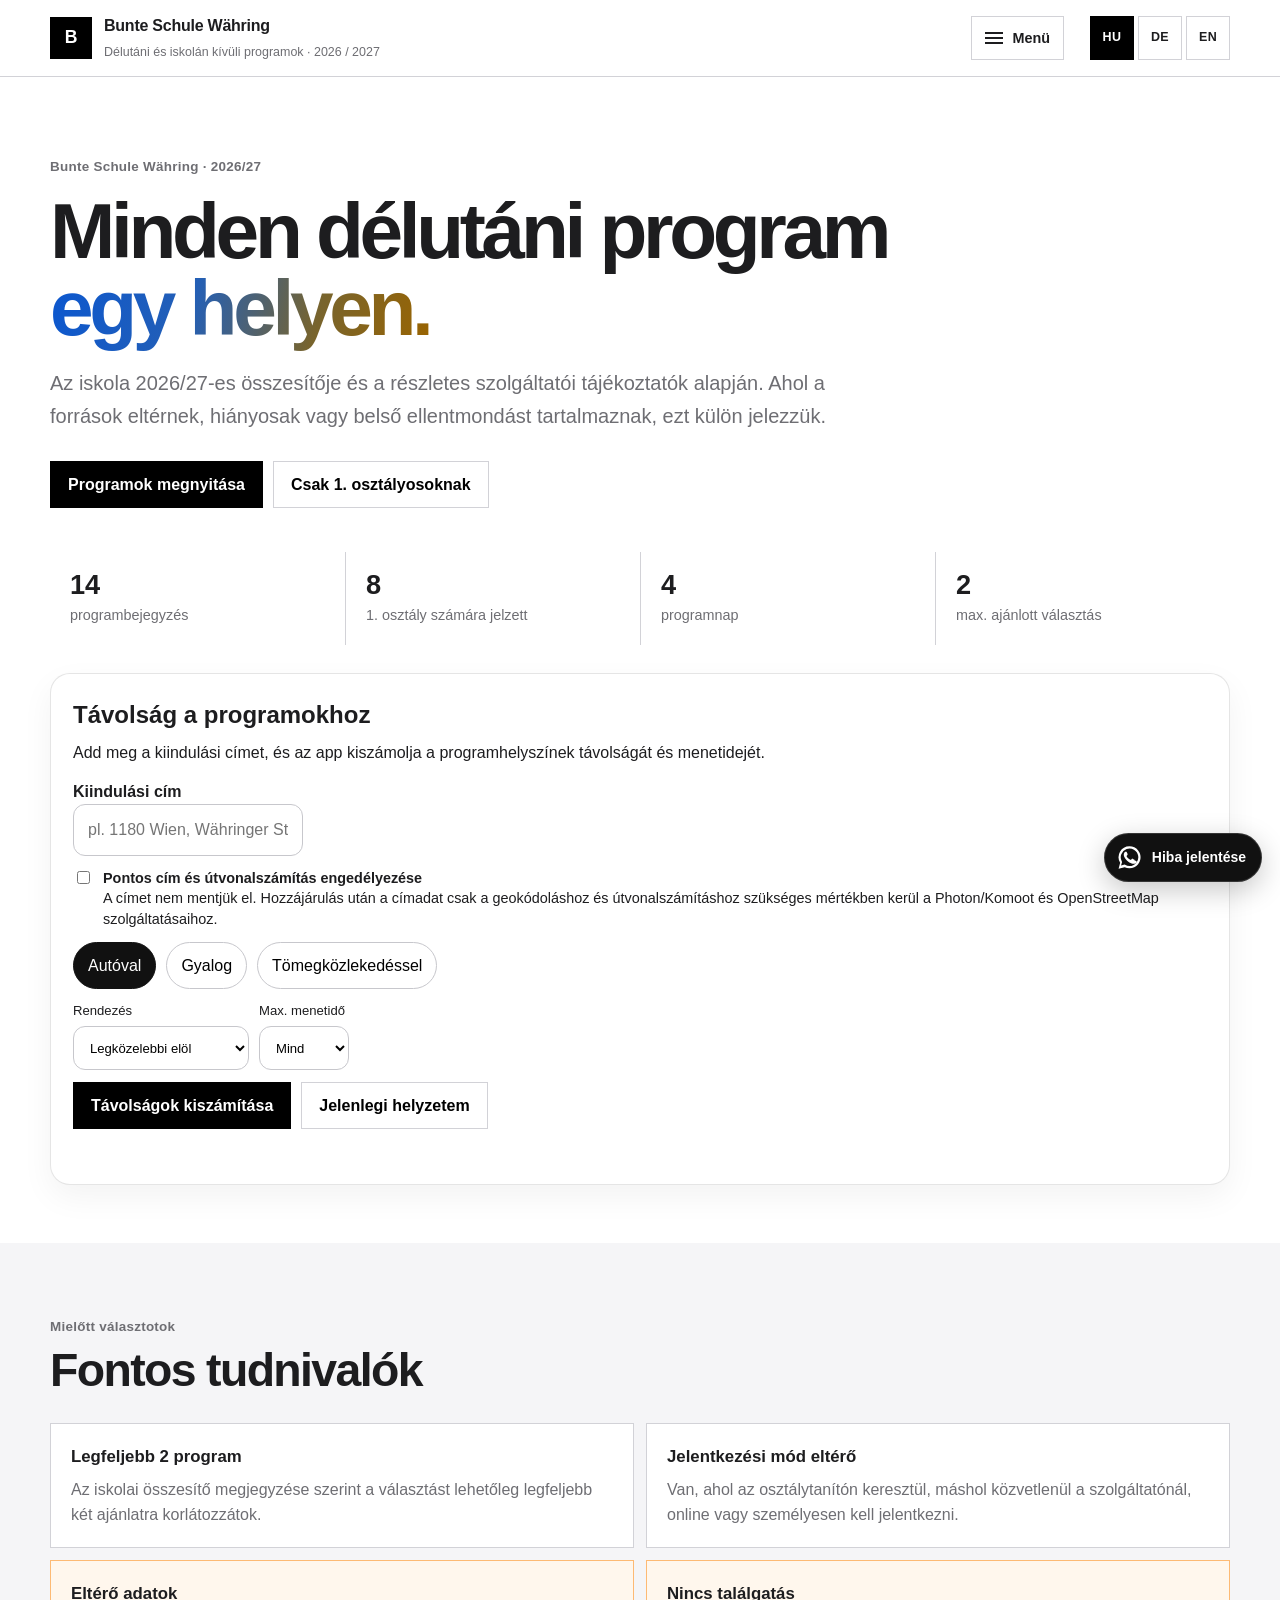
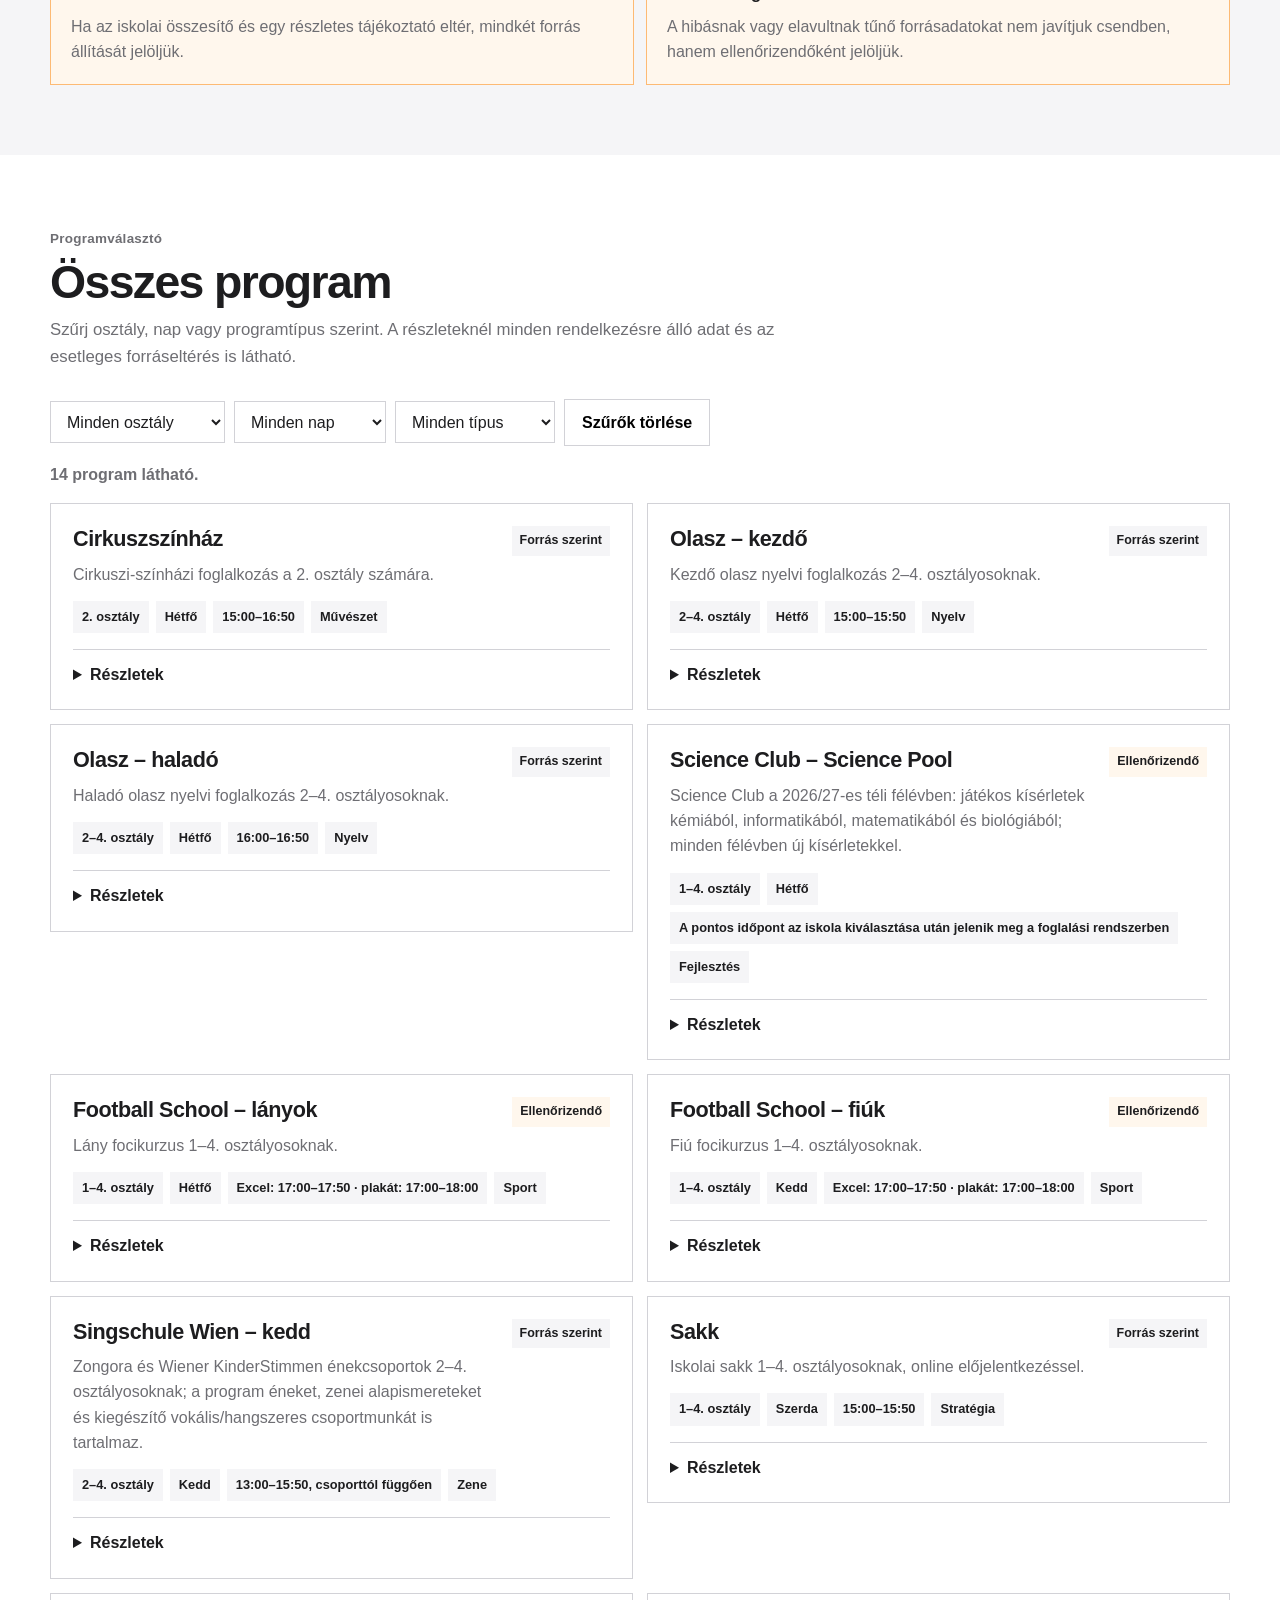
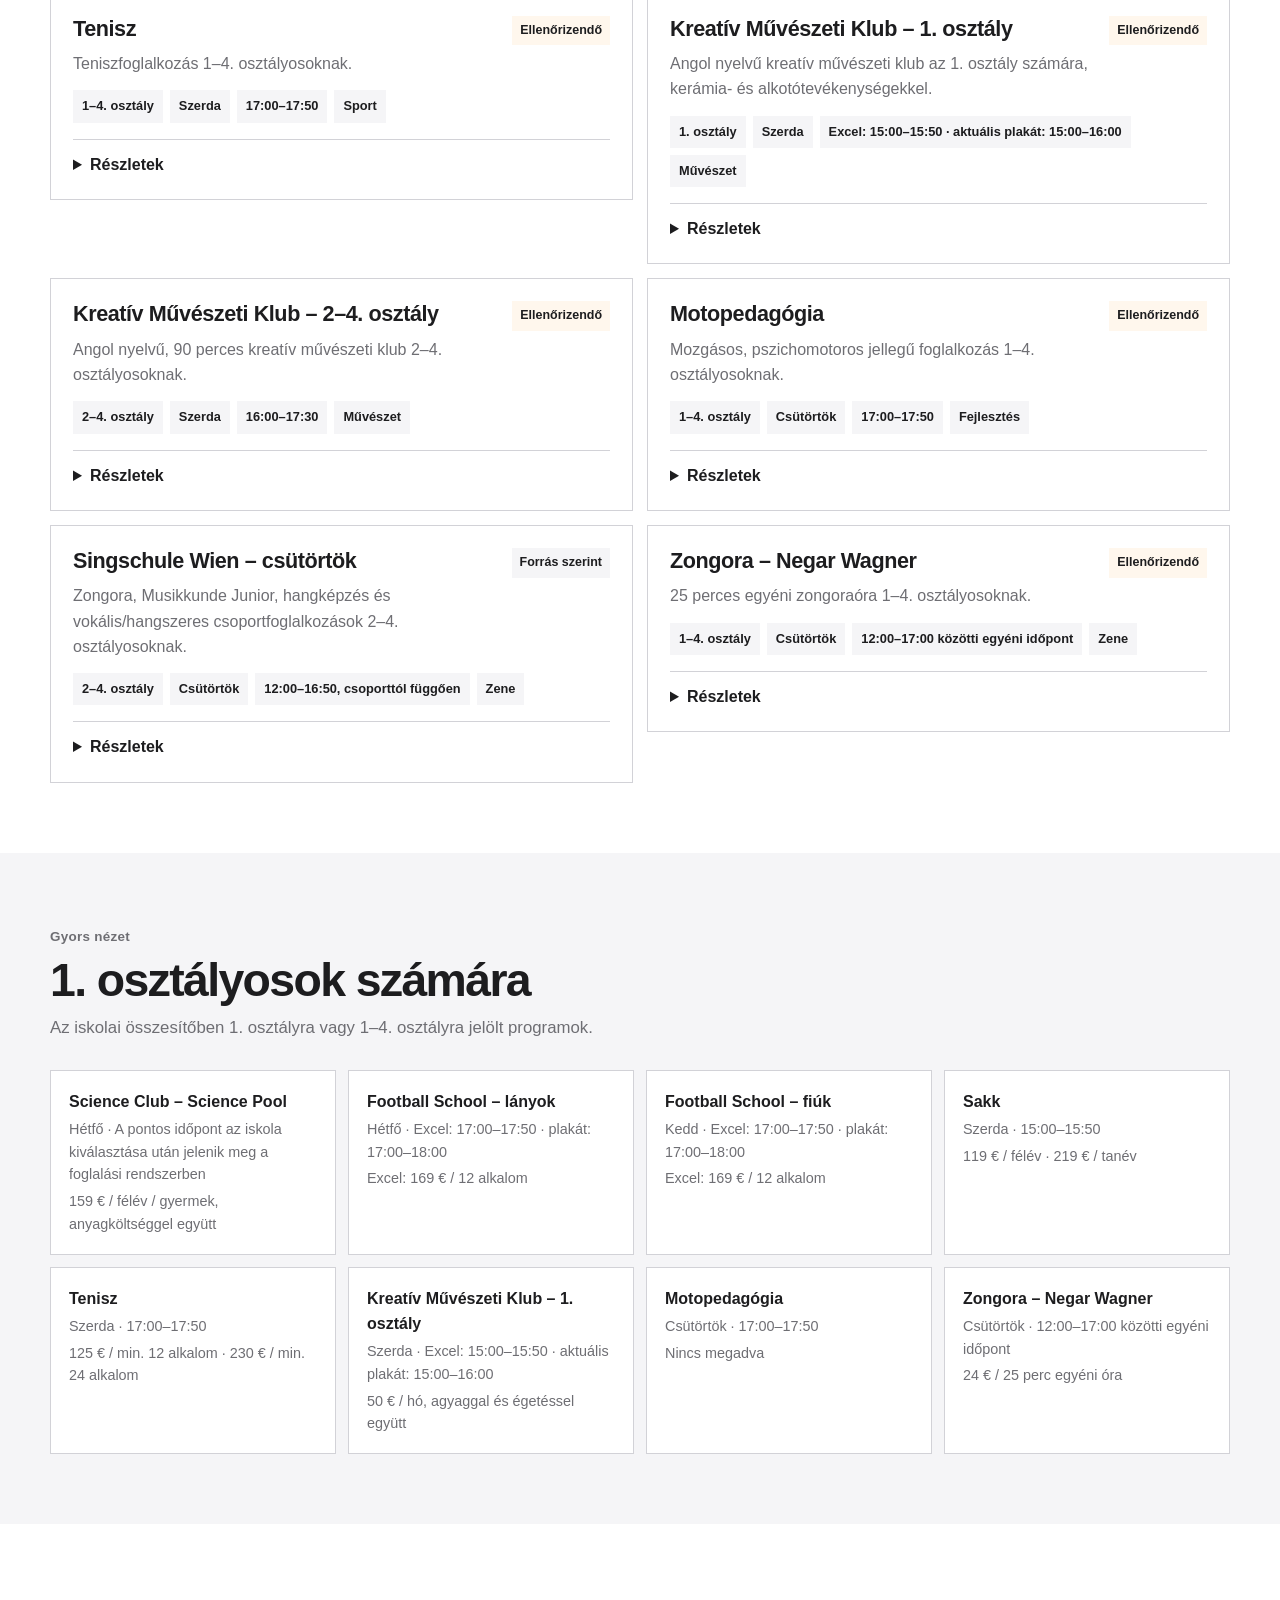
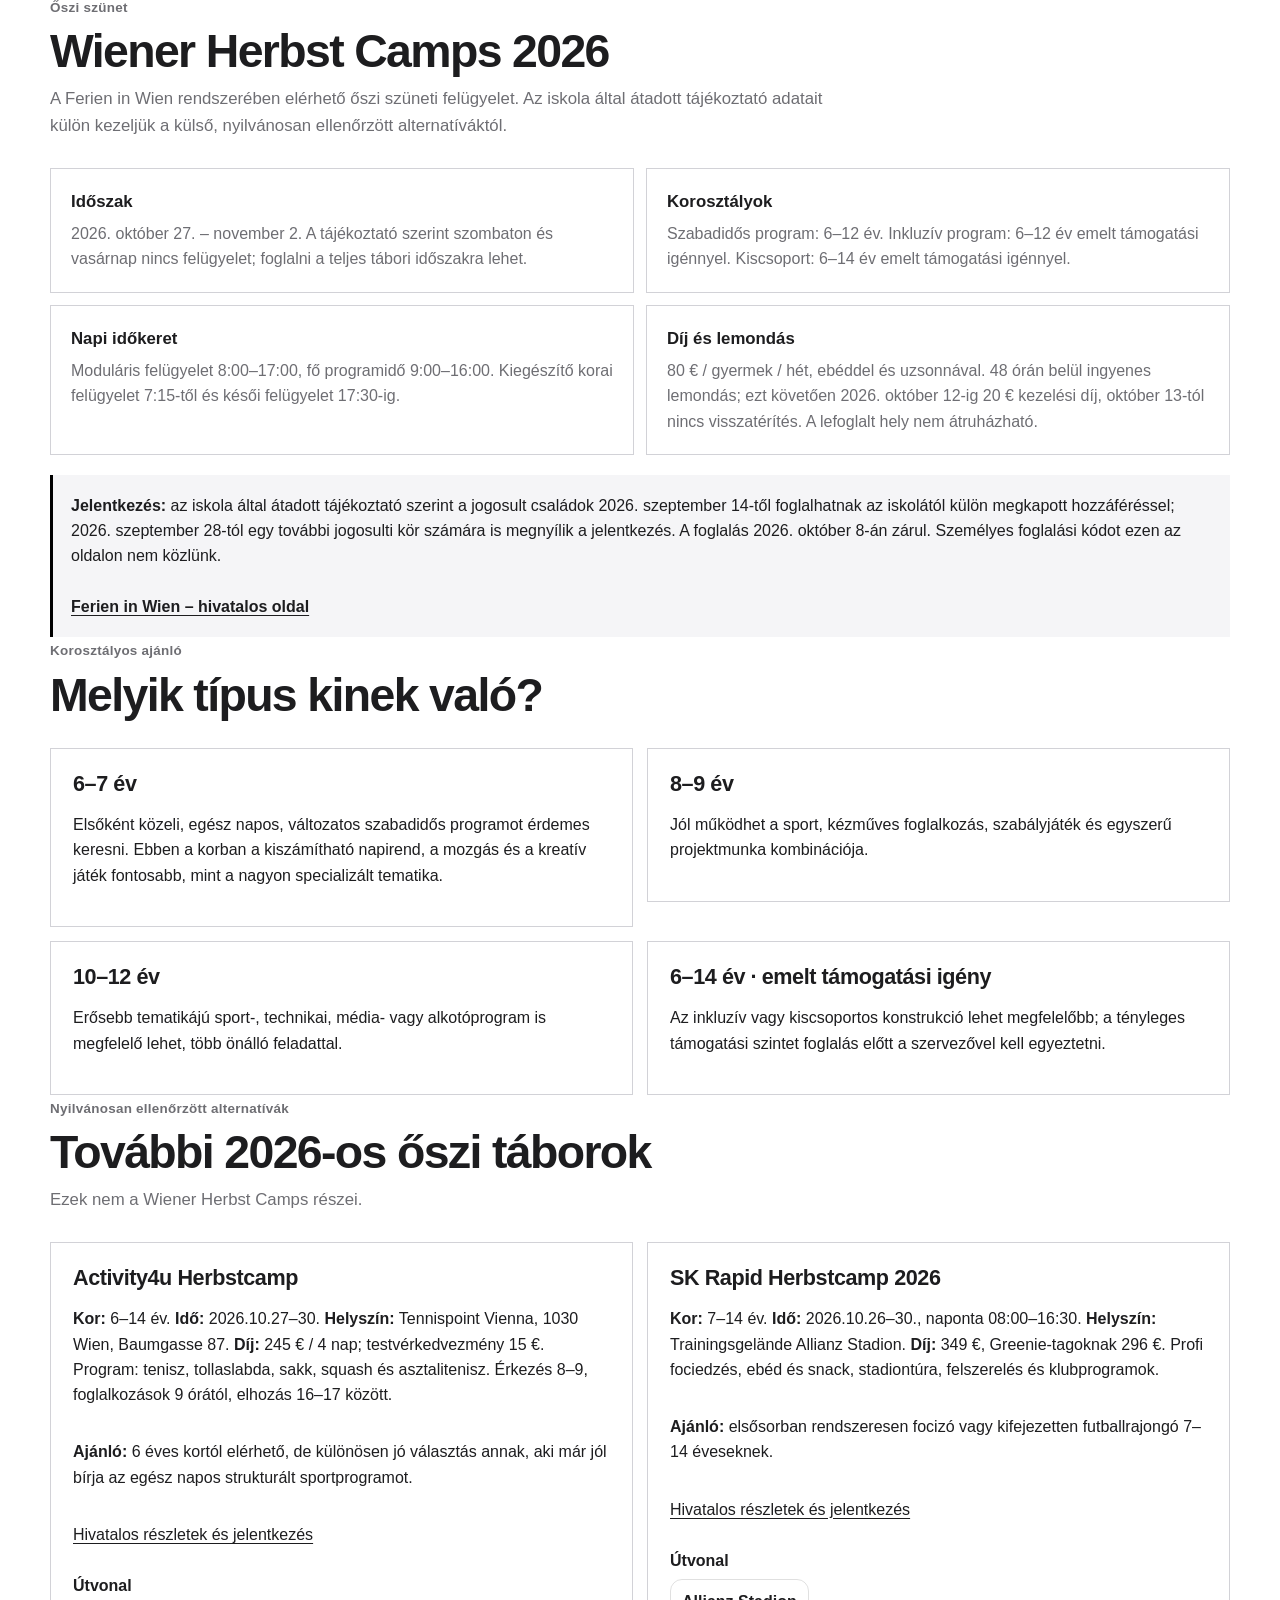
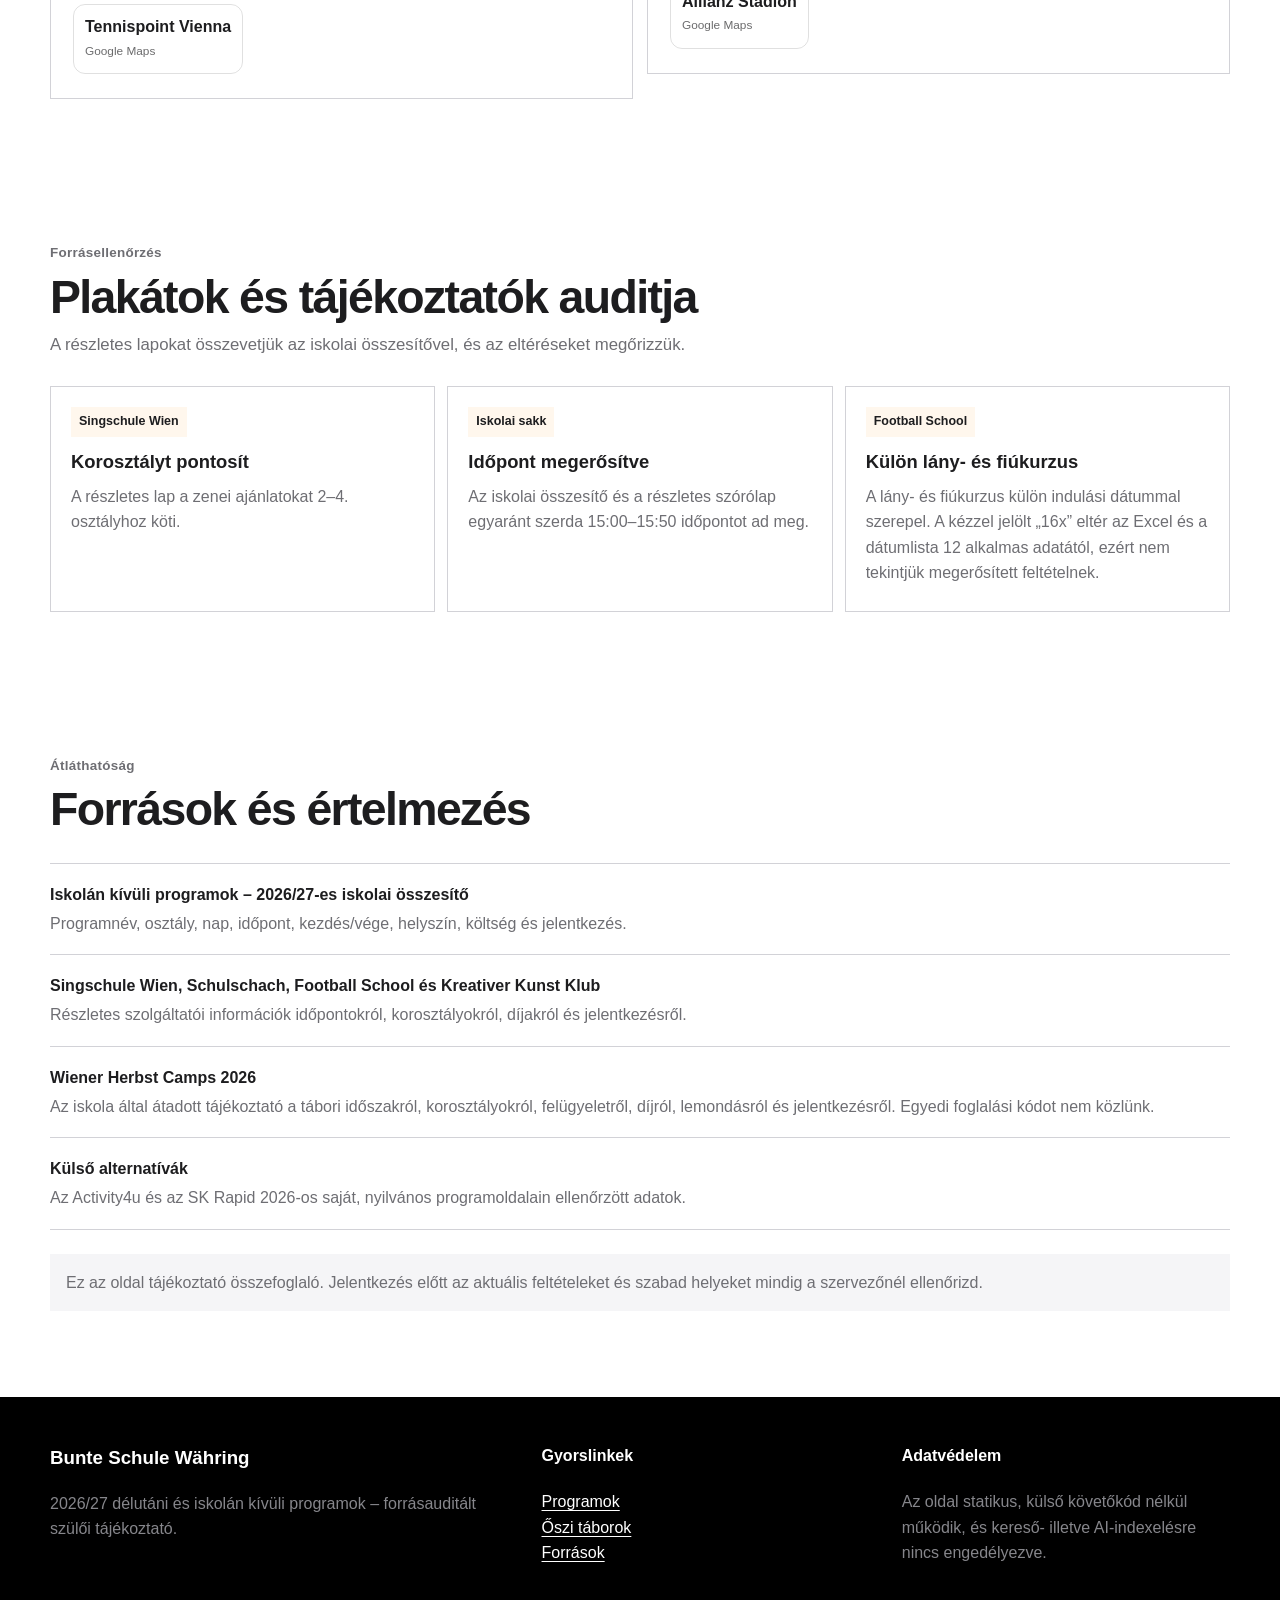
<file: index.html>
<!doctype html>
<html lang="hu-AT">
<head>
<meta charset="utf-8">
<meta name="viewport" content="width=device-width,initial-scale=1,viewport-fit=cover">
<title>Délutáni programok 2026/27 | Bunte Schule Währing</title>
<meta name="description" content="A Bunte Schule Währing 2026/27-es délutáni és iskolán kívüli programjainak kereshető, forrásauditált összefoglalója időpontokkal, díjakkal és jelentkezéssel.">
<meta name="robots" content="noindex,nofollow,noarchive,nosnippet,noimageindex">
<meta name="googlebot" content="noindex,nofollow,noarchive,nosnippet,noimageindex">
<meta name="bingbot" content="noindex,nofollow,noarchive,nosnippet,noimageindex">
<meta name="theme-color" content="#ffffff">
<link rel="stylesheet" href="styles.css?v=20260910-1"><link rel="stylesheet" href="i18n.css?v=20260910-1">
</head>
<body>
<a class="skip-link" href="#main">Ugrás a tartalomhoz</a>
<header class="site-head"><div class="wrap head-in">
<a class="brand" href="#top" aria-label="Bunte Schule Währing programok – kezdőlap"><span class="brand-mark" aria-hidden="true">B</span><span><span class="n">Bunte Schule Währing</span><br><span class="s">Délutáni és iskolán kívüli programok · 2026 / 2027</span></span></a>
<details class="menu-shell"><summary aria-label="Menü megnyitása">Menü</summary><nav class="nav" aria-label="Fő navigáció"><a href="#programok" onclick="gradeFilter.value='all';gradeFilter.dispatchEvent(new Event('change'))">Összes iskolai program</a><a href="#programok" onclick="gradeFilter.value='1';gradeFilter.dispatchEvent(new Event('change'))">1. osztály programjai</a><a href="#programok" onclick="gradeFilter.value='2';gradeFilter.dispatchEvent(new Event('change'))">2. osztály programjai</a><a href="#programok" onclick="gradeFilter.value='3';gradeFilter.dispatchEvent(new Event('change'))">3. osztály programjai</a><a href="#programok" onclick="gradeFilter.value='4';gradeFilter.dispatchEvent(new Event('change'))">4. osztály programjai</a><a href="#herbst-camps">Wiener Herbst Camps 2026</a><a href="./stadt-wien/">Stadt Wien – városi programok</a><a href="https://programvalaszto.magyariskola.at/" target="_blank" rel="noopener noreferrer">Bécsi Magyar Iskola – magyar nyelvű foglalkozások</a><a href="https://www.becsinaplo.at/post/tobb-mint-egyesuleti-iskolak-a-magyaroktatas-uj-utjai-becsben" target="_blank" rel="noopener noreferrer">Bécsi Napló – A magyar oktatás új útjai</a><a href="#plakat-audit">Plakátok és forrásellenőrzés</a><a href="#forrasok">Források és adatértelmezés</a></nav></details>
<div class="lang-switch" aria-label="Nyelvválasztó"><a href="./" lang="hu" aria-current="page">HU</a><a href="./de/" lang="de">DE</a><a href="./en/" lang="en">EN</a></div>
</div></header>
<main id="main">
<section class="hero" id="top"><div class="wrap"><span class="eyebrow">Bunte Schule Währing · 2026/27</span><h1>Minden délutáni program <span class="headline-accent">egy helyen.</span></h1><p class="lead">Az iskola 2026/27-es összesítője és a részletes szolgáltatói tájékoztatók alapján. Ahol a források eltérnek, hiányosak vagy belső ellentmondást tartalmaznak, ezt külön jelezzük.</p><div class="hero-actions"><a class="btn" href="#programok">Programok megnyitása</a><a class="btn ghost" href="#elso-osztaly">Csak 1. osztályosoknak</a></div><div class="stats"><div class="stat"><b id="statAll">13</b><span>programbejegyzés</span></div><div class="stat"><b id="statFirst">8</b><span>1. osztály számára jelzett</span></div><div class="stat"><b>4</b><span>programnap</span></div><div class="stat"><b>2</b><span>max. ajánlott választás</span></div></div></div></section>
<section class="section tint" id="fontos"><div class="wrap"><div class="section-head"><span class="eyebrow">Mielőtt választotok</span><h2>Fontos tudnivalók</h2></div><div class="notice-grid"><article class="notice"><b>Legfeljebb 2 program</b><p>Az iskolai összesítő megjegyzése szerint a választást lehetőleg legfeljebb két ajánlatra korlátozzátok.</p></article><article class="notice"><b>Jelentkezési mód eltérő</b><p>Van, ahol az osztálytanítón keresztül, máshol közvetlenül a szolgáltatónál, online vagy személyesen kell jelentkezni.</p></article><article class="notice warn"><b>Eltérő adatok</b><p>Ha az iskolai összesítő és egy részletes tájékoztató eltér, mindkét forrás állítását jelöljük.</p></article><article class="notice warn"><b>Nincs találgatás</b><p>A hibásnak vagy elavultnak tűnő forrásadatokat nem javítjuk csendben, hanem ellenőrizendőként jelöljük.</p></article></div></div></section>
<section class="section" id="programok"><div class="wrap"><div class="section-head"><span class="eyebrow">Programválasztó</span><h2>Összes program</h2><p>Szűrj osztály, nap vagy programtípus szerint. A részleteknél minden rendelkezésre álló adat és az esetleges forráseltérés is látható.</p></div><div class="filterbar" role="group" aria-label="Programszűrők"><select id="gradeFilter" aria-label="Osztály"><option value="all">Minden osztály</option><option value="1">1. osztály</option><option value="2">2. osztály</option><option value="3">3. osztály</option><option value="4">4. osztály</option></select><select id="dayFilter" aria-label="Nap"><option value="all">Minden nap</option><option value="MO">Hétfő</option><option value="DI">Kedd</option><option value="MI">Szerda</option><option value="DO">Csütörtök</option></select><select id="typeFilter" aria-label="Típus"><option value="all">Minden típus</option><option value="sport">Sport</option><option value="zene">Zene</option><option value="muveszet">Művészet</option><option value="nyelv">Nyelv</option><option value="fejlesztes">Fejlesztés</option><option value="strategia">Stratégia</option></select><button class="btn ghost compact" id="resetFilters" type="button">Szűrők törlése</button></div><p class="count" id="resultCount" aria-live="polite"></p><div class="program-grid" id="programGrid"></div></div></section>
<section class="section tint" id="elso-osztaly"><div class="wrap"><div class="section-head"><span class="eyebrow">Gyors nézet</span><h2>1. osztályosok számára</h2><p>Az iskolai összesítőben 1. osztályra vagy 1–4. osztályra jelölt programok.</p></div><div class="first-grid" id="firstGradeGrid"></div></div></section>
<section class="section" id="herbst-camps"><div class="wrap"><div class="section-head"><span class="eyebrow">Őszi szünet</span><h2>Wiener Herbst Camps 2026</h2><p>A Ferien in Wien rendszerében elérhető őszi szüneti felügyelet. Az iskola által átadott tájékoztató adatait külön kezeljük a külső, nyilvánosan ellenőrzött alternatíváktól.</p></div><div class="notice-grid"><article class="notice"><b>Időszak</b><p>2026. október 27. – november 2. A tájékoztató szerint szombaton és vasárnap nincs felügyelet; foglalni a teljes tábori időszakra lehet.</p></article><article class="notice"><b>Korosztályok</b><p>Szabadidős program: 6–12 év. Inkluzív program: 6–12 év emelt támogatási igénnyel. Kiscsoport: 6–14 év emelt támogatási igénnyel.</p></article><article class="notice"><b>Napi időkeret</b><p>Moduláris felügyelet 8:00–17:00, fő programidő 9:00–16:00. Kiegészítő korai felügyelet 7:15-től és késői felügyelet 17:30-ig.</p></article><article class="notice"><b>Díj és lemondás</b><p>80 € / gyermek / hét, ebéddel és uzsonnával. 48 órán belül ingyenes lemondás; ezt követően 2026. október 12-ig 20 € kezelési díj, október 13-tól nincs visszatérítés. A lefoglalt hely nem átruházható.</p></article></div><div class="source-priority"><strong>Jelentkezés:</strong> az iskola által átadott tájékoztató szerint a jogosult családok 2026. szeptember 14-től foglalhatnak az iskolától külön megkapott hozzáféréssel; 2026. szeptember 28-tól egy további jogosulti kör számára is megnyílik a jelentkezés. A foglalás 2026. október 8-án zárul. Személyes foglalási kódot ezen az oldalon nem közlünk.<br><br><a href="https://www.ferieninwien.at/" target="_blank" rel="noopener noreferrer"><strong>Ferien in Wien – hivatalos oldal</strong></a></div>
<div class="section-head"><span class="eyebrow">Korosztályos ajánló</span><h2>Melyik típus kinek való?</h2></div><div class="program-grid"><article class="card"><h3>6–7 év</h3><p>Elsőként közeli, egész napos, változatos szabadidős programot érdemes keresni. Ebben a korban a kiszámítható napirend, a mozgás és a kreatív játék fontosabb, mint a nagyon specializált tematika.</p></article><article class="card"><h3>8–9 év</h3><p>Jól működhet a sport, kézműves foglalkozás, szabályjáték és egyszerű projektmunka kombinációja.</p></article><article class="card"><h3>10–12 év</h3><p>Erősebb tematikájú sport-, technikai, média- vagy alkotóprogram is megfelelő lehet, több önálló feladattal.</p></article><article class="card"><h3>6–14 év · emelt támogatási igény</h3><p>Az inkluzív vagy kiscsoportos konstrukció lehet megfelelőbb; a tényleges támogatási szintet foglalás előtt a szervezővel kell egyeztetni.</p></article></div>
<div class="section-head"><span class="eyebrow">Nyilvánosan ellenőrzött alternatívák</span><h2>További 2026-os őszi táborok</h2><p>Ezek nem a Wiener Herbst Camps részei.</p></div><div class="program-grid"><article class="card"><h3>Activity4u Herbstcamp</h3><p><b>Kor:</b> 6–14 év. <b>Idő:</b> 2026.10.27–30. <b>Helyszín:</b> Tennispoint Vienna, 1030 Wien, Baumgasse 87. <b>Díj:</b> 245 € / 4 nap; testvérkedvezmény 15 €. Program: tenisz, tollaslabda, sakk, squash és asztalitenisz. Érkezés 8–9, foglalkozások 9 órától, elhozás 16–17 között.</p><p><b>Ajánló:</b> 6 éves kortól elérhető, de különösen jó választás annak, aki már jól bírja az egész napos strukturált sportprogramot.</p><p><a href="https://www.activity4u.at/772" target="_blank" rel="noopener noreferrer">Hivatalos részletek és jelentkezés</a></p></article><article class="card"><h3>SK Rapid Herbstcamp 2026</h3><p><b>Kor:</b> 7–14 év. <b>Idő:</b> 2026.10.26–30., naponta 08:00–16:30. <b>Helyszín:</b> Trainingsgelände Allianz Stadion. <b>Díj:</b> 349 €, Greenie-tagoknak 296 €. Profi fociedzés, ebéd és snack, stadiontúra, felszerelés és klubprogramok.</p><p><b>Ajánló:</b> elsősorban rendszeresen focizó vagy kifejezetten futballrajongó 7–14 éveseknek.</p><p><a href="https://www.skrapid.at/aktuelles/2026/09/sk-rapid-herbstcamp-2026/" target="_blank" rel="noopener noreferrer">Hivatalos részletek és jelentkezés</a></p></article></div></div></section>
<section class="section" id="plakat-audit"><div class="wrap"><div class="section-head"><span class="eyebrow">Forrásellenőrzés</span><h2>Plakátok és tájékoztatók auditja</h2><p>A részletes lapokat összevetjük az iskolai összesítővel, és az eltéréseket megőrizzük.</p></div><div class="poster-audit"><article class="poster-card"><span class="flag">Singschule Wien</span><h3>Korosztályt pontosít</h3><p>A részletes lap a zenei ajánlatokat 2–4. osztályhoz köti.</p></article><article class="poster-card"><span class="flag">Iskolai sakk</span><h3>Időpont megerősítve</h3><p>Az iskolai összesítő és a részletes szórólap egyaránt szerda 15:00–15:50 időpontot ad meg.</p></article><article class="poster-card"><span class="flag">Football School</span><h3>Külön lány- és fiúkurzus</h3><p>A lány- és fiúkurzus külön indulási dátummal szerepel. A kézzel jelölt „16x” eltér az Excel és a dátumlista 12 alkalmas adatától, ezért nem tekintjük megerősített feltételnek.</p></article></div></div></section>
<section class="section" id="forrasok"><div class="wrap"><div class="section-head"><span class="eyebrow">Átláthatóság</span><h2>Források és értelmezés</h2></div><div class="source-list"><div><b>Iskolán kívüli programok – 2026/27-es iskolai összesítő</b><p>Programnév, osztály, nap, időpont, kezdés/vége, helyszín, költség és jelentkezés.</p></div><div><b>Singschule Wien, Schulschach, Football School és Kreativer Kunst Klub</b><p>Részletes szolgáltatói információk időpontokról, korosztályokról, díjakról és jelentkezésről.</p></div><div><b>Wiener Herbst Camps 2026</b><p>Az iskola által átadott tájékoztató a tábori időszakról, korosztályokról, felügyeletről, díjról, lemondásról és jelentkezésről. Egyedi foglalási kódot nem közlünk.</p></div><div><b>Külső alternatívák</b><p>Az Activity4u és az SK Rapid 2026-os saját, nyilvános programoldalain ellenőrzött adatok.</p></div></div><p class="disclaimer">Ez az oldal tájékoztató összefoglaló. Jelentkezés előtt az aktuális feltételeket és szabad helyeket mindig a szervezőnél ellenőrizd.</p></div></section>
</main>
<footer class="site-foot"><div class="wrap"><div class="foot-cols"><div><h3>Bunte Schule Währing</h3><p>2026/27 délutáni és iskolán kívüli programok – forrásauditált szülői tájékoztató.</p></div><div><h4>Gyorslinkek</h4><a href="#programok">Programok</a><br><a href="#herbst-camps">Őszi táborok</a><br><a href="#forrasok">Források</a></div><div><h4>Adatvédelem</h4><p>Az oldal statikus, külső követőkód nélkül működik, és kereső- illetve AI-indexelésre nincs engedélyezve.</p></div></div></div></footer>
<script src="app.js?v=20260910-1" defer></script>
<script src="distance-system.js?v=20260910-1" defer></script><script src="whatsapp-report.js?v=20260910-1" defer></script></body></html>
</file>
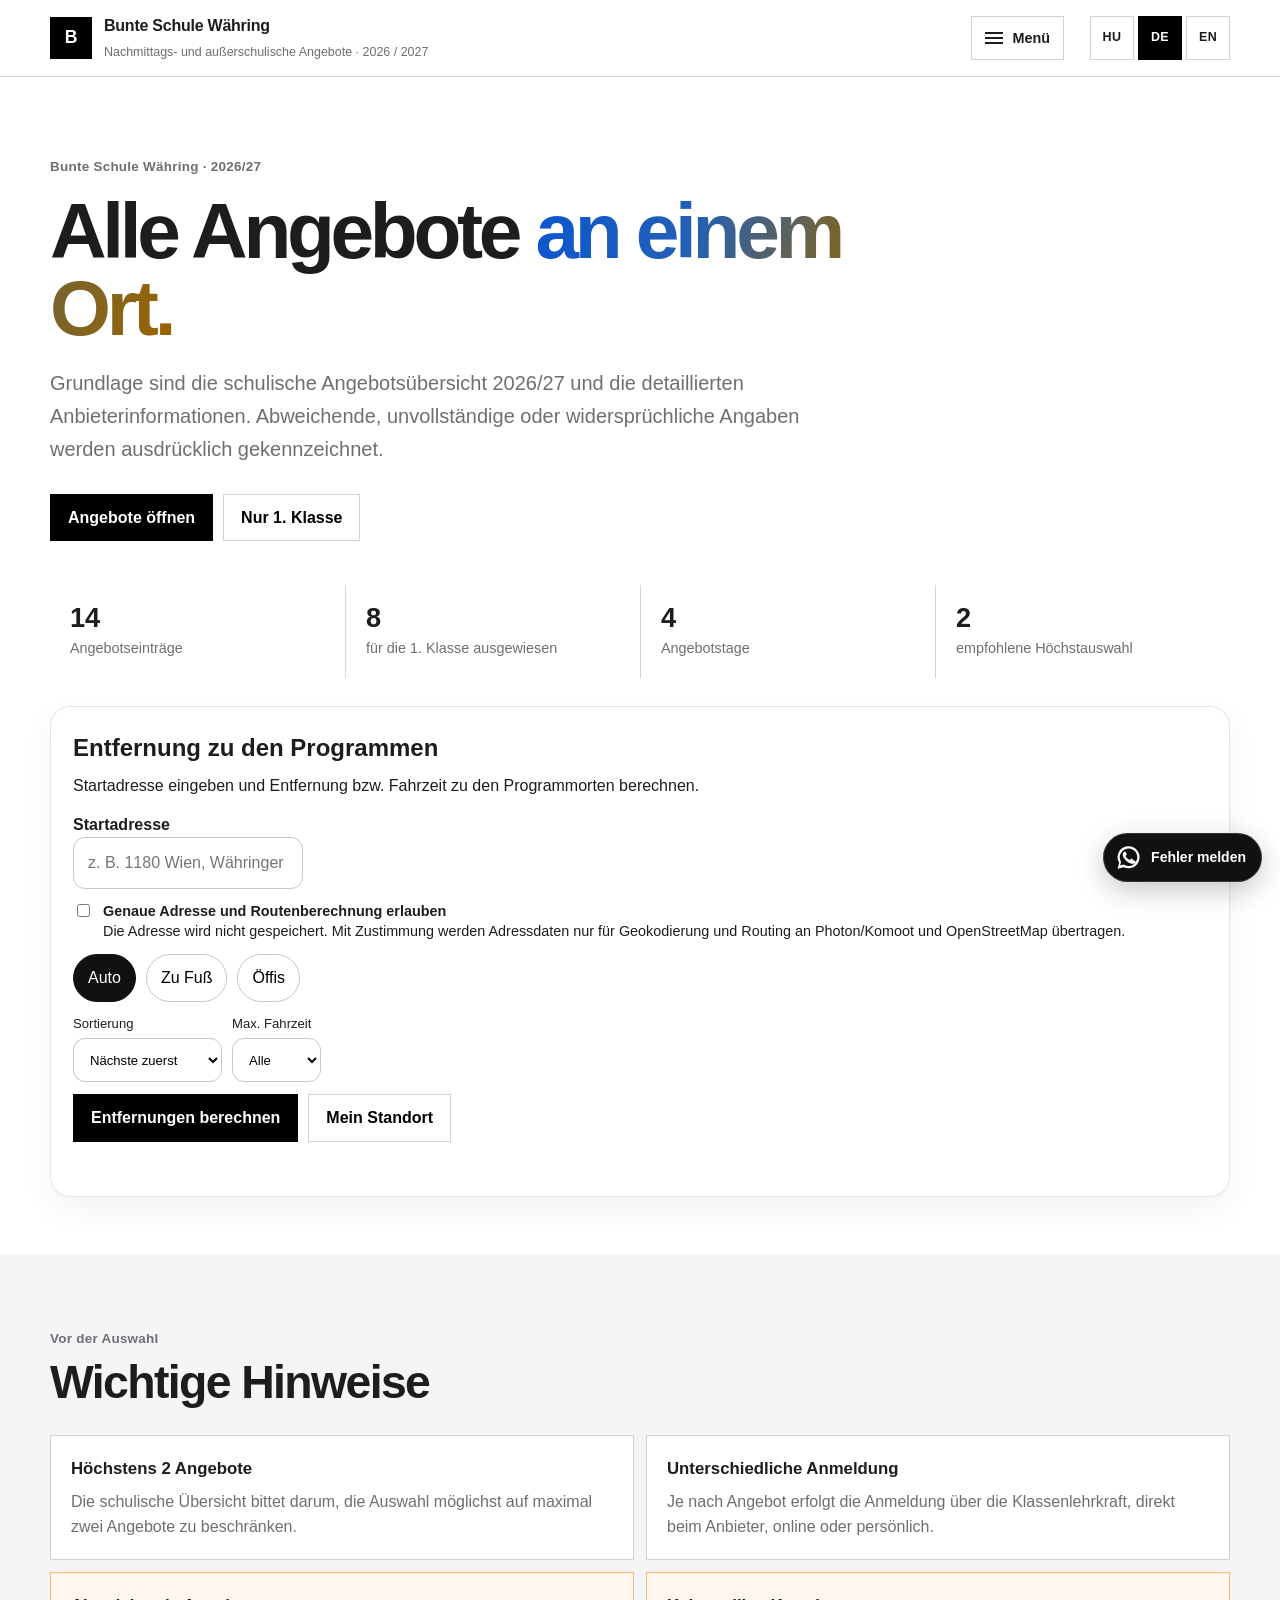
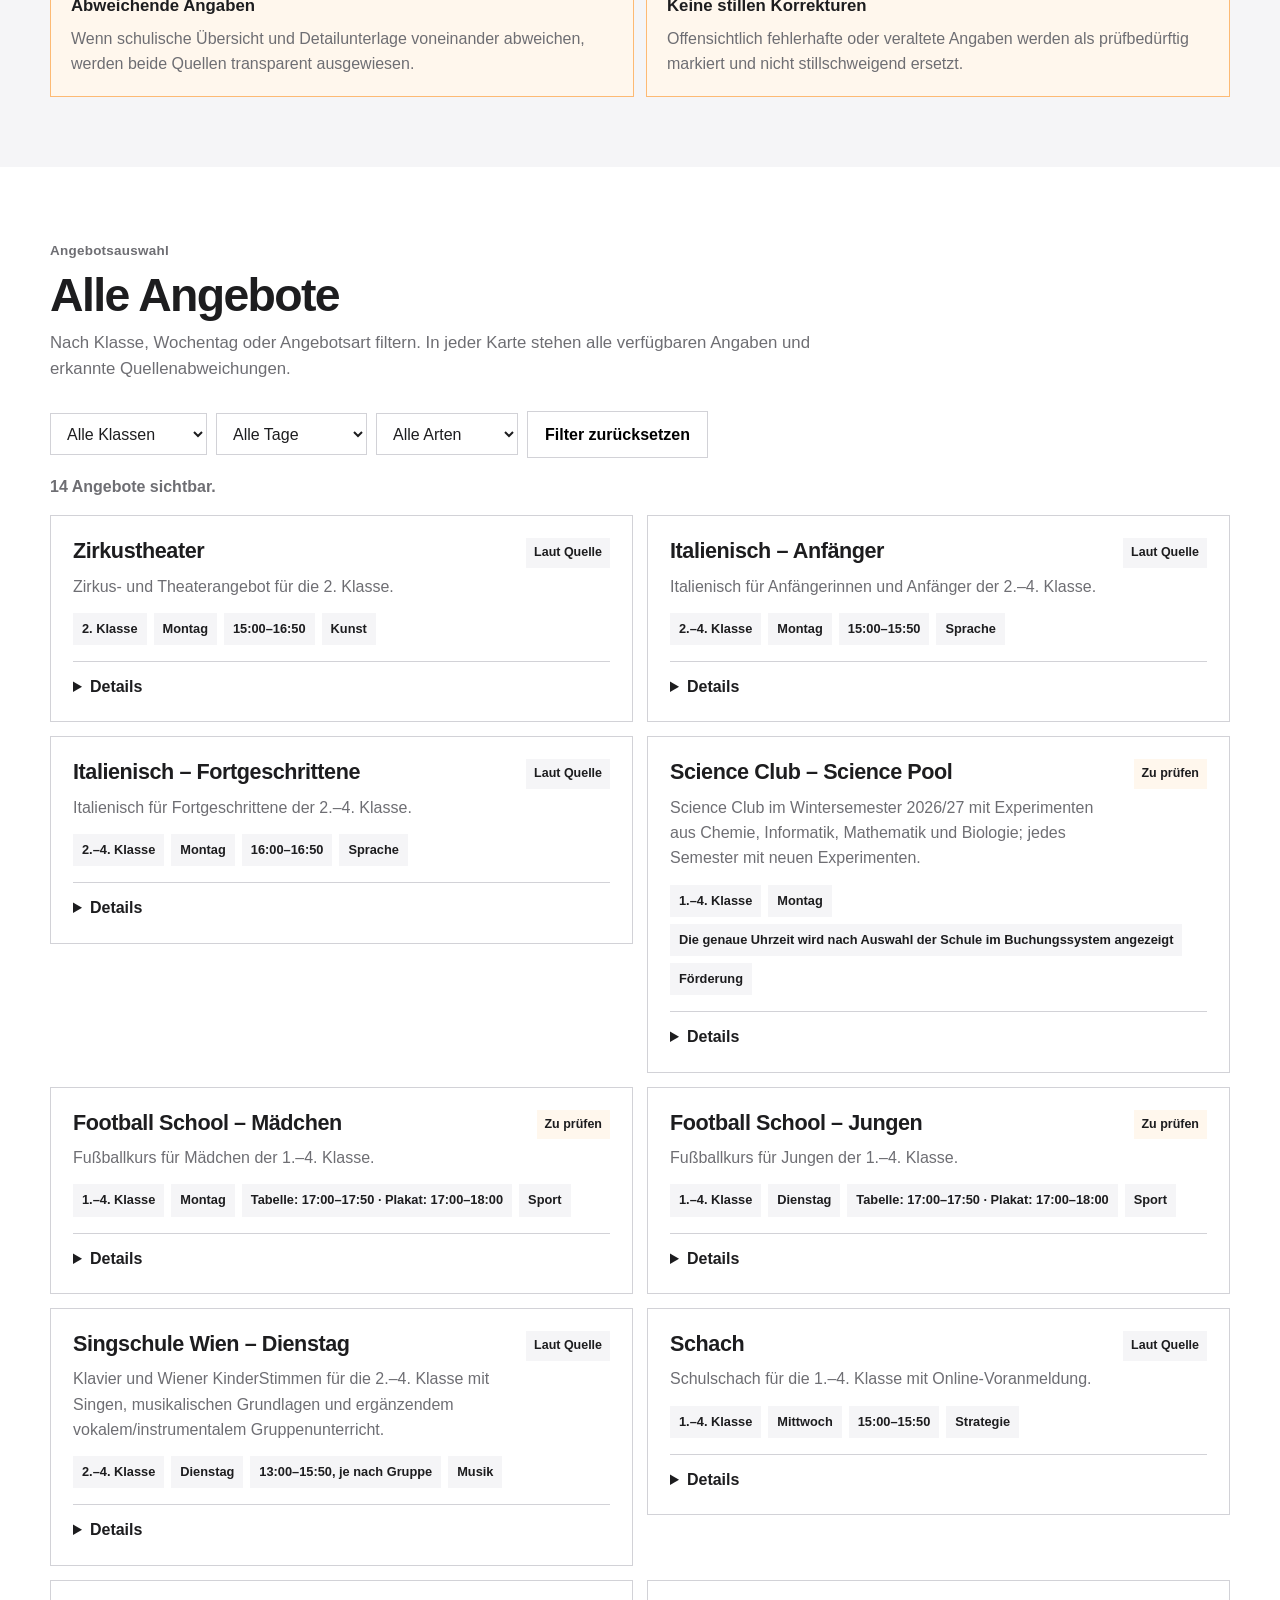
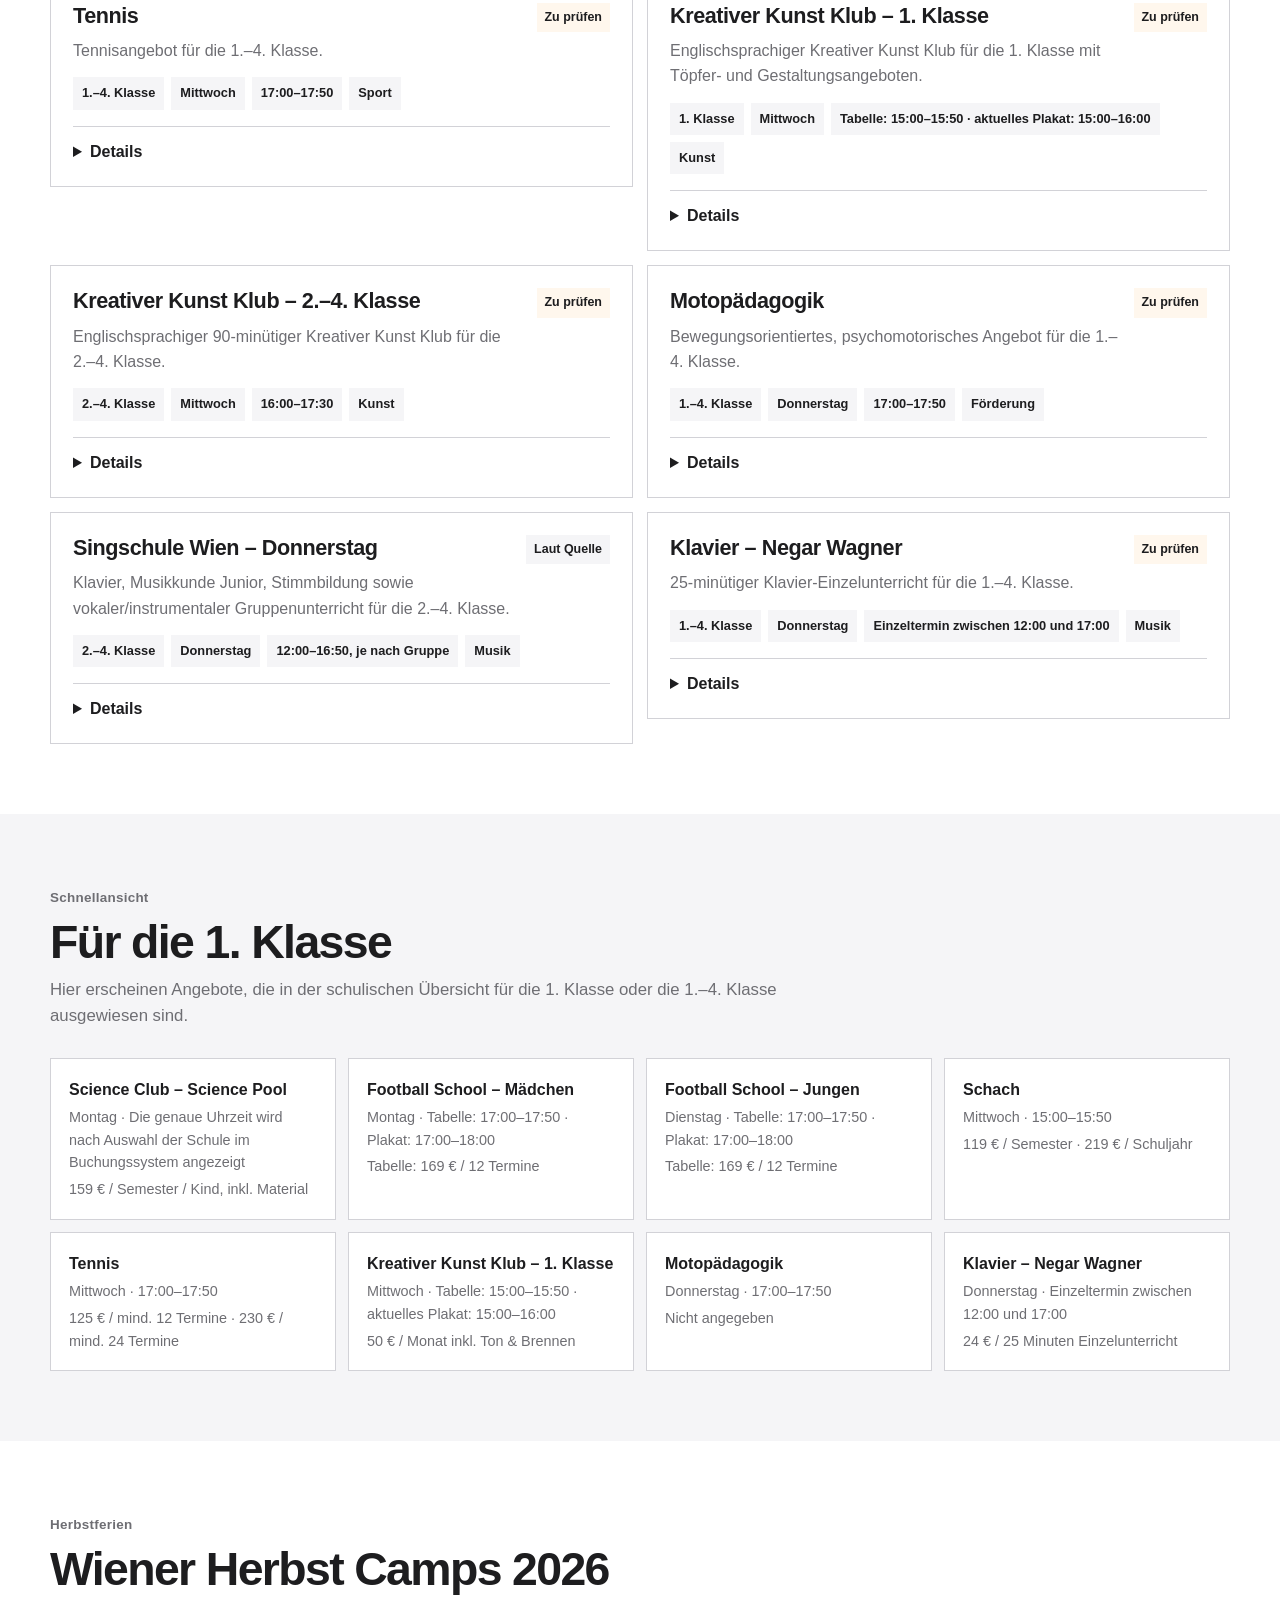
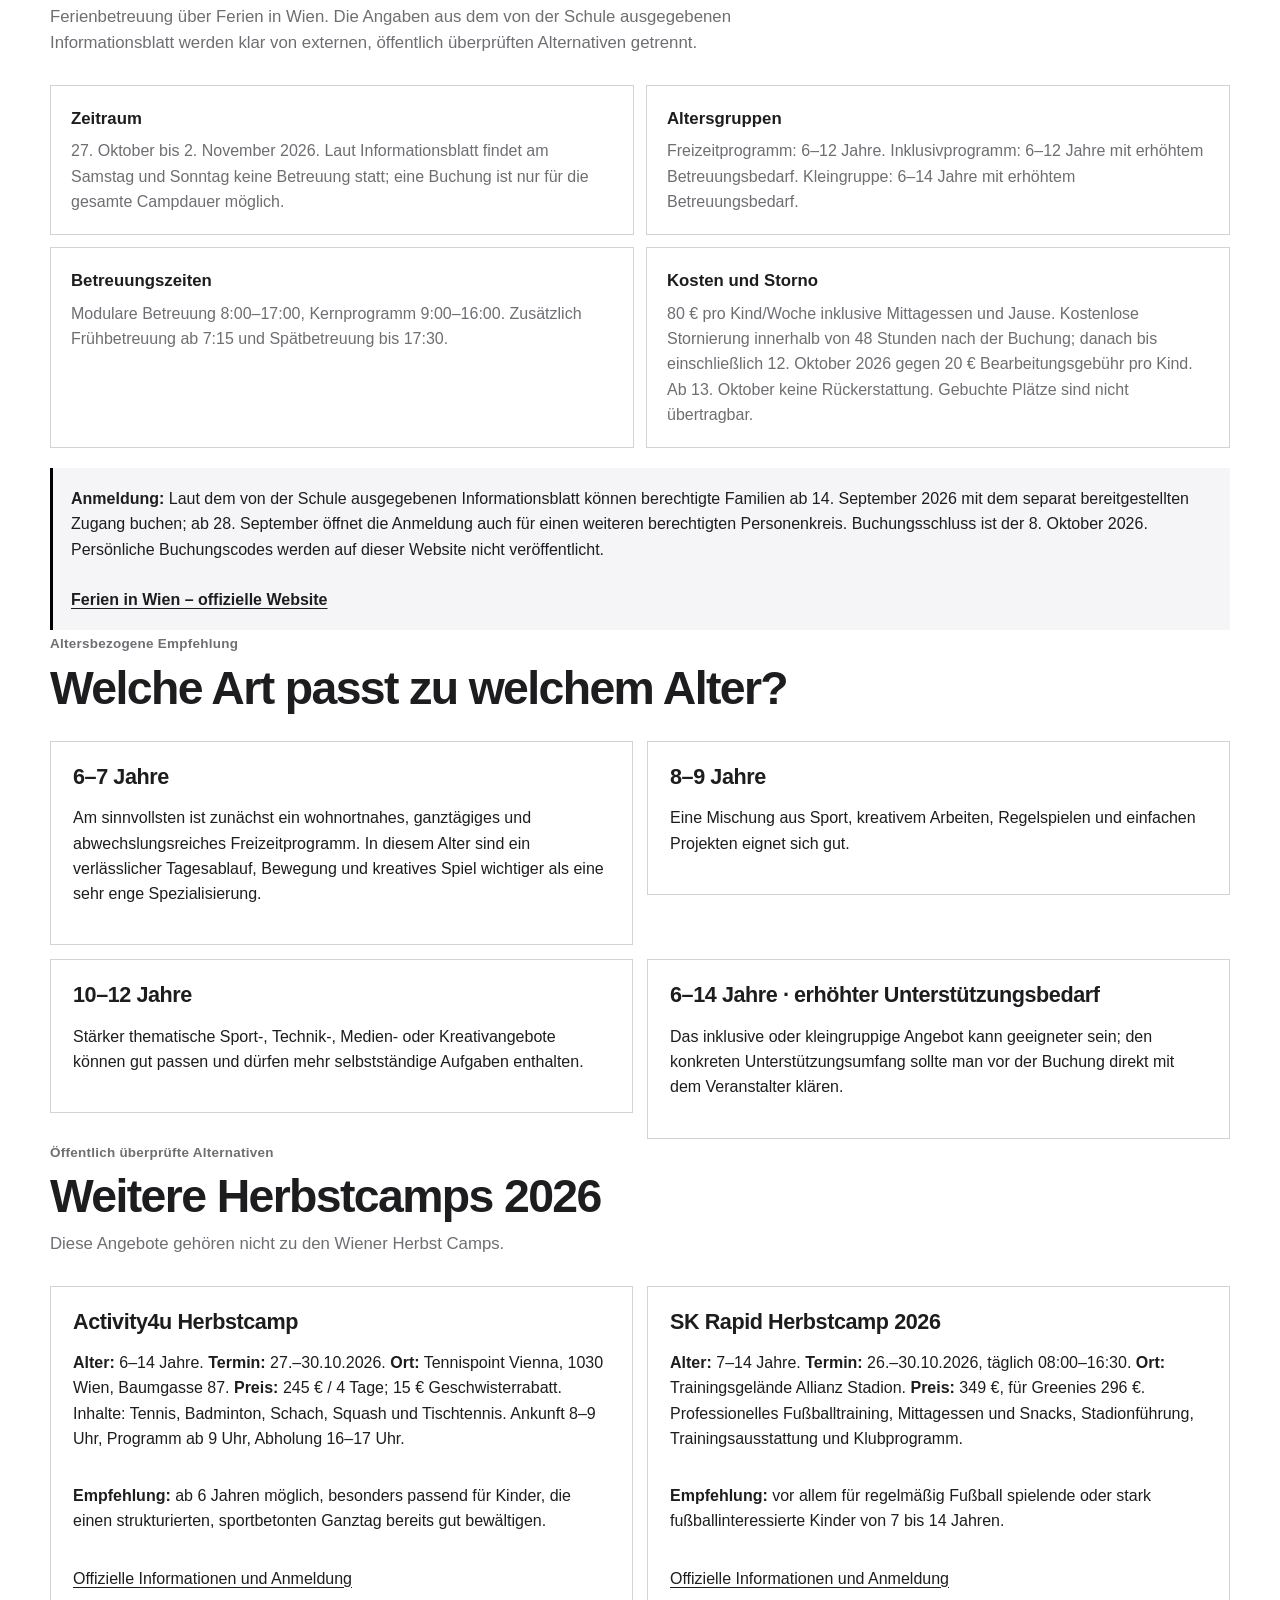
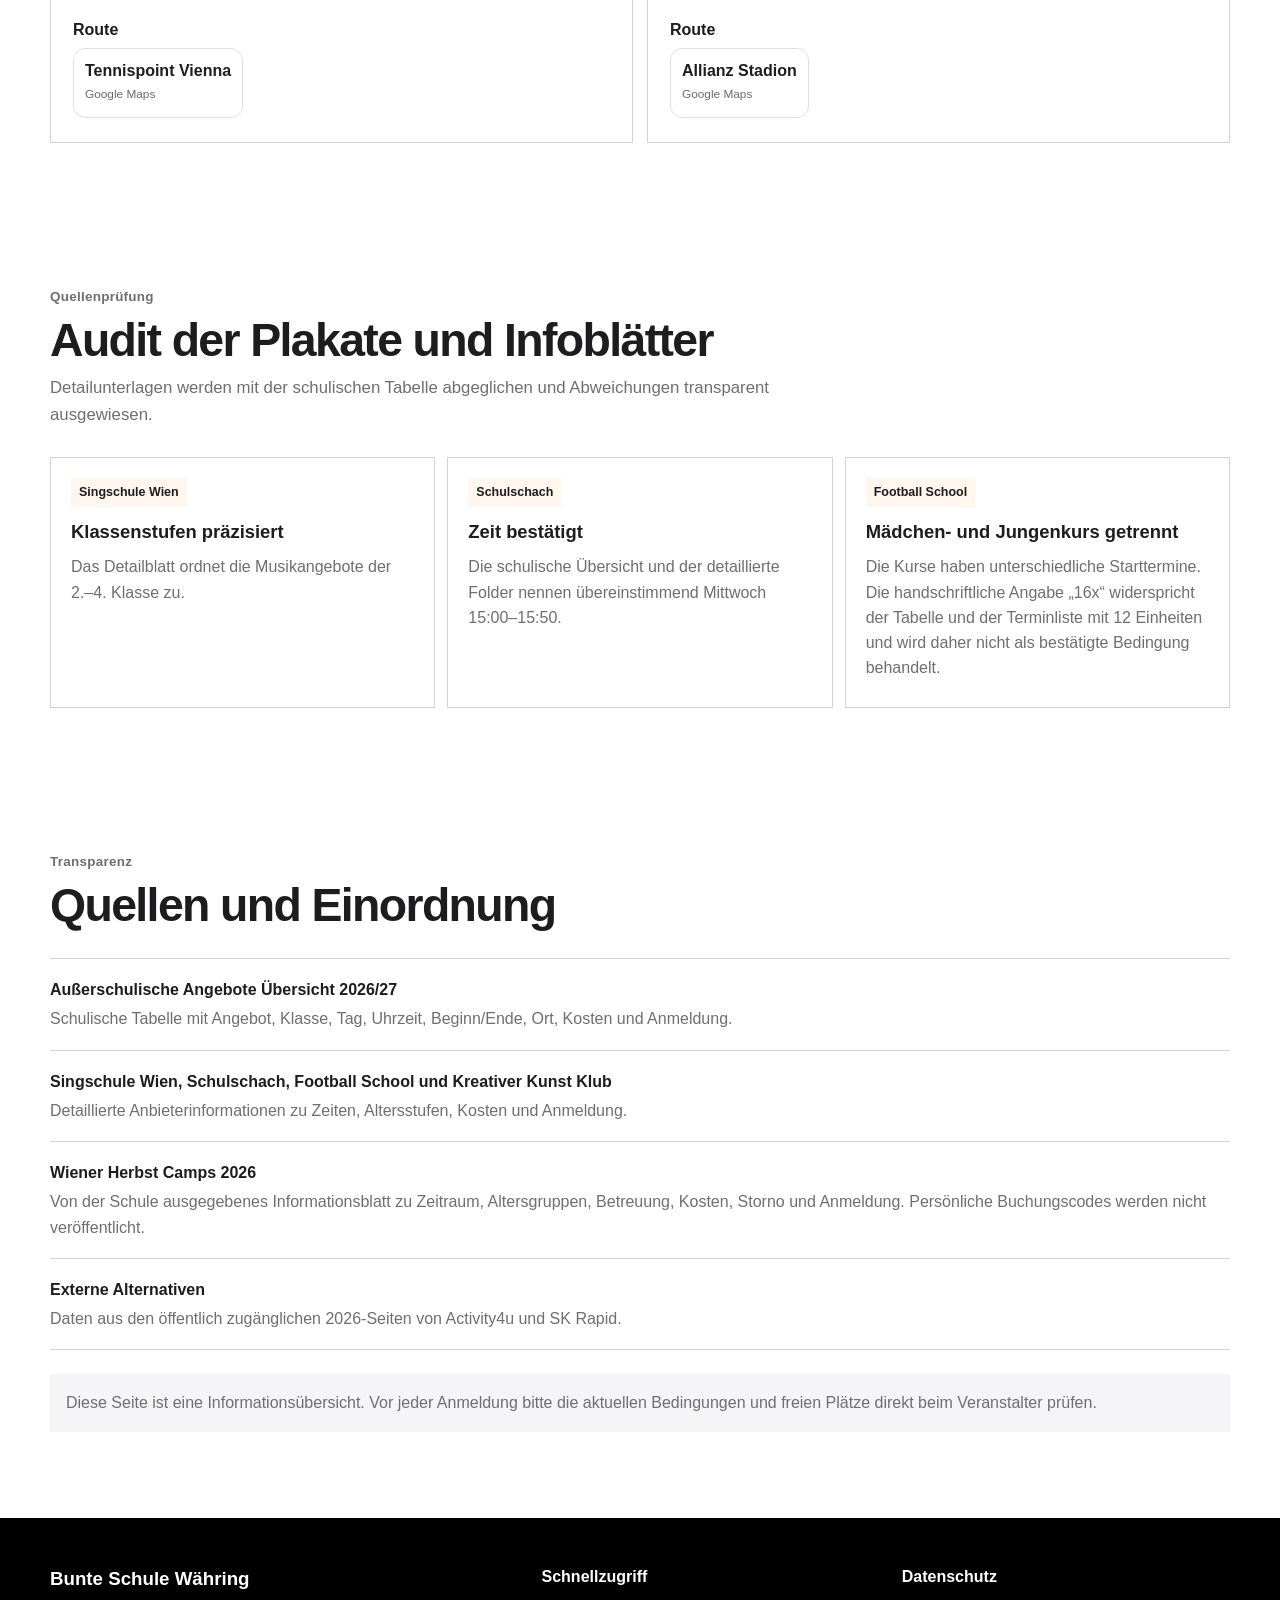
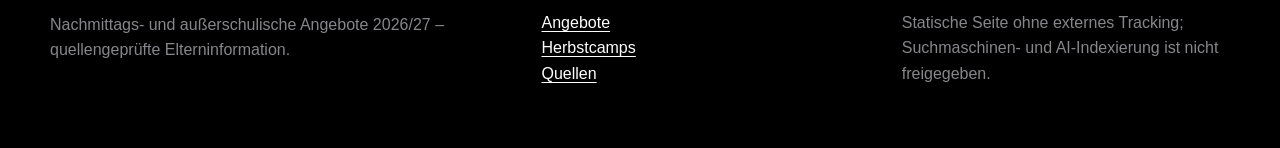
<file: de/index.html>
<!doctype html>
<html lang="de-AT">
<head>
<meta charset="utf-8"><meta name="viewport" content="width=device-width,initial-scale=1,viewport-fit=cover">
<title>Nachmittagsangebote 2026/27 | Bunte Schule Währing</title>
<meta name="description" content="Durchsuchbare, quellengeprüfte Übersicht der Nachmittags- und außerschulischen Angebote der Bunten Schule Währing 2026/27 mit Zeiten, Kosten, Klassenstufen und Anmeldung.">
<meta name="robots" content="noindex,nofollow,noarchive,nosnippet,noimageindex"><meta name="googlebot" content="noindex,nofollow,noarchive,nosnippet,noimageindex"><meta name="bingbot" content="noindex,nofollow,noarchive,nosnippet,noimageindex"><meta name="theme-color" content="#ffffff">
<link rel="stylesheet" href="../styles.css?v=20260910-1"><link rel="stylesheet" href="../i18n.css?v=20260910-1">
</head><body>
<a class="skip-link" href="#main">Zum Inhalt springen</a>
<header class="site-head"><div class="wrap head-in"><a class="brand" href="#top" aria-label="Bunte Schule Währing Angebote – Startseite"><span class="brand-mark" aria-hidden="true">B</span><span><span class="n">Bunte Schule Währing</span><br><span class="s">Nachmittags- und außerschulische Angebote · 2026 / 2027</span></span></a><details class="menu-shell"><summary aria-label="Menü öffnen">Menü</summary><nav class="nav" aria-label="Hauptnavigation"><a href="#angebote" onclick="gradeFilter.value='all';gradeFilter.dispatchEvent(new Event('change'))">Alle Schulangebote</a><a href="#angebote" onclick="gradeFilter.value='1';gradeFilter.dispatchEvent(new Event('change'))">Programme für die 1. Klasse</a><a href="#angebote" onclick="gradeFilter.value='2';gradeFilter.dispatchEvent(new Event('change'))">Programme für die 2. Klasse</a><a href="#angebote" onclick="gradeFilter.value='3';gradeFilter.dispatchEvent(new Event('change'))">Programme für die 3. Klasse</a><a href="#angebote" onclick="gradeFilter.value='4';gradeFilter.dispatchEvent(new Event('change'))">Programme für die 4. Klasse</a><a href="#herbst-camps">Wiener Herbst Camps 2026</a><a href="./stadt-wien/">Stadt Wien – städtische Angebote</a><a href="https://programvalaszto.magyariskola.at/" target="_blank" rel="noopener noreferrer">Bécsi Magyar Iskola – ungarischsprachige Angebote</a><a href="https://www.becsinaplo.at/post/tobb-mint-egyesuleti-iskolak-a-magyaroktatas-uj-utjai-becsben" target="_blank" rel="noopener noreferrer">Bécsi Napló – Neue Wege des Ungarischunterrichts</a><a href="#plakat-audit">Plakate und Quellenprüfung</a><a href="#quellen">Quellen und Dateneinordnung</a></nav></details><div class="lang-switch" aria-label="Sprachauswahl"><a href="../" lang="hu">HU</a><a href="./" lang="de" aria-current="page">DE</a><a href="../en/" lang="en">EN</a></div></div></header>
<main id="main">
<section class="hero" id="top"><div class="wrap"><span class="eyebrow">Bunte Schule Währing · 2026/27</span><h1>Alle Angebote <span class="headline-accent">an einem Ort.</span></h1><p class="lead">Grundlage sind die schulische Angebotsübersicht 2026/27 und die detaillierten Anbieterinformationen. Abweichende, unvollständige oder widersprüchliche Angaben werden ausdrücklich gekennzeichnet.</p><div class="hero-actions"><a class="btn" href="#angebote">Angebote öffnen</a><a class="btn ghost" href="#erste-klasse">Nur 1. Klasse</a></div><div class="stats"><div class="stat"><b id="statAll">13</b><span>Angebotseinträge</span></div><div class="stat"><b id="statFirst">8</b><span>für die 1. Klasse ausgewiesen</span></div><div class="stat"><b>4</b><span>Angebotstage</span></div><div class="stat"><b>2</b><span>empfohlene Höchstauswahl</span></div></div></div></section>
<section class="section tint"><div class="wrap"><div class="section-head"><span class="eyebrow">Vor der Auswahl</span><h2>Wichtige Hinweise</h2></div><div class="notice-grid"><article class="notice"><b>Höchstens 2 Angebote</b><p>Die schulische Übersicht bittet darum, die Auswahl möglichst auf maximal zwei Angebote zu beschränken.</p></article><article class="notice"><b>Unterschiedliche Anmeldung</b><p>Je nach Angebot erfolgt die Anmeldung über die Klassenlehrkraft, direkt beim Anbieter, online oder persönlich.</p></article><article class="notice warn"><b>Abweichende Angaben</b><p>Wenn schulische Übersicht und Detailunterlage voneinander abweichen, werden beide Quellen transparent ausgewiesen.</p></article><article class="notice warn"><b>Keine stillen Korrekturen</b><p>Offensichtlich fehlerhafte oder veraltete Angaben werden als prüfbedürftig markiert und nicht stillschweigend ersetzt.</p></article></div></div></section>
<section class="section" id="angebote"><div class="wrap"><div class="section-head"><span class="eyebrow">Angebotsauswahl</span><h2>Alle Angebote</h2><p>Nach Klasse, Wochentag oder Angebotsart filtern. In jeder Karte stehen alle verfügbaren Angaben und erkannte Quellenabweichungen.</p></div><div class="filterbar" role="group" aria-label="Angebotsfilter"><select id="gradeFilter" aria-label="Klasse"><option value="all">Alle Klassen</option><option value="1">1. Klasse</option><option value="2">2. Klasse</option><option value="3">3. Klasse</option><option value="4">4. Klasse</option></select><select id="dayFilter" aria-label="Tag"><option value="all">Alle Tage</option><option value="MO">Montag</option><option value="DI">Dienstag</option><option value="MI">Mittwoch</option><option value="DO">Donnerstag</option></select><select id="typeFilter" aria-label="Art"><option value="all">Alle Arten</option><option value="sport">Sport</option><option value="musik">Musik</option><option value="kunst">Kunst</option><option value="sprache">Sprache</option><option value="entwicklung">Förderung</option><option value="strategie">Strategie</option></select><button class="btn ghost compact" id="resetFilters" type="button">Filter zurücksetzen</button></div><p class="count" id="resultCount" aria-live="polite"></p><div class="program-grid" id="programGrid"></div></div></section>
<section class="section tint" id="erste-klasse"><div class="wrap"><div class="section-head"><span class="eyebrow">Schnellansicht</span><h2>Für die 1. Klasse</h2><p>Hier erscheinen Angebote, die in der schulischen Übersicht für die 1. Klasse oder die 1.–4. Klasse ausgewiesen sind.</p></div><div class="first-grid" id="firstGradeGrid"></div></div></section>
<section class="section" id="herbst-camps"><div class="wrap"><div class="section-head"><span class="eyebrow">Herbstferien</span><h2>Wiener Herbst Camps 2026</h2><p>Ferienbetreuung über Ferien in Wien. Die Angaben aus dem von der Schule ausgegebenen Informationsblatt werden klar von externen, öffentlich überprüften Alternativen getrennt.</p></div><div class="notice-grid"><article class="notice"><b>Zeitraum</b><p>27. Oktober bis 2. November 2026. Laut Informationsblatt findet am Samstag und Sonntag keine Betreuung statt; eine Buchung ist nur für die gesamte Campdauer möglich.</p></article><article class="notice"><b>Altersgruppen</b><p>Freizeitprogramm: 6–12 Jahre. Inklusivprogramm: 6–12 Jahre mit erhöhtem Betreuungsbedarf. Kleingruppe: 6–14 Jahre mit erhöhtem Betreuungsbedarf.</p></article><article class="notice"><b>Betreuungszeiten</b><p>Modulare Betreuung 8:00–17:00, Kernprogramm 9:00–16:00. Zusätzlich Frühbetreuung ab 7:15 und Spätbetreuung bis 17:30.</p></article><article class="notice"><b>Kosten und Storno</b><p>80 € pro Kind/Woche inklusive Mittagessen und Jause. Kostenlose Stornierung innerhalb von 48 Stunden nach der Buchung; danach bis einschließlich 12. Oktober 2026 gegen 20 € Bearbeitungsgebühr pro Kind. Ab 13. Oktober keine Rückerstattung. Gebuchte Plätze sind nicht übertragbar.</p></article></div><div class="source-priority"><strong>Anmeldung:</strong> Laut dem von der Schule ausgegebenen Informationsblatt können berechtigte Familien ab 14. September 2026 mit dem separat bereitgestellten Zugang buchen; ab 28. September öffnet die Anmeldung auch für einen weiteren berechtigten Personenkreis. Buchungsschluss ist der 8. Oktober 2026. Persönliche Buchungscodes werden auf dieser Website nicht veröffentlicht.<br><br><a href="https://www.ferieninwien.at/" target="_blank" rel="noopener noreferrer"><strong>Ferien in Wien – offizielle Website</strong></a></div>
<div class="section-head"><span class="eyebrow">Altersbezogene Empfehlung</span><h2>Welche Art passt zu welchem Alter?</h2></div><div class="program-grid"><article class="card"><h3>6–7 Jahre</h3><p>Am sinnvollsten ist zunächst ein wohnortnahes, ganztägiges und abwechslungsreiches Freizeitprogramm. In diesem Alter sind ein verlässlicher Tagesablauf, Bewegung und kreatives Spiel wichtiger als eine sehr enge Spezialisierung.</p></article><article class="card"><h3>8–9 Jahre</h3><p>Eine Mischung aus Sport, kreativem Arbeiten, Regelspielen und einfachen Projekten eignet sich gut.</p></article><article class="card"><h3>10–12 Jahre</h3><p>Stärker thematische Sport-, Technik-, Medien- oder Kreativangebote können gut passen und dürfen mehr selbstständige Aufgaben enthalten.</p></article><article class="card"><h3>6–14 Jahre · erhöhter Unterstützungsbedarf</h3><p>Das inklusive oder kleingruppige Angebot kann geeigneter sein; den konkreten Unterstützungsumfang sollte man vor der Buchung direkt mit dem Veranstalter klären.</p></article></div>
<div class="section-head"><span class="eyebrow">Öffentlich überprüfte Alternativen</span><h2>Weitere Herbstcamps 2026</h2><p>Diese Angebote gehören nicht zu den Wiener Herbst Camps.</p></div><div class="program-grid"><article class="card"><h3>Activity4u Herbstcamp</h3><p><b>Alter:</b> 6–14 Jahre. <b>Termin:</b> 27.–30.10.2026. <b>Ort:</b> Tennispoint Vienna, 1030 Wien, Baumgasse 87. <b>Preis:</b> 245 € / 4 Tage; 15 € Geschwisterrabatt. Inhalte: Tennis, Badminton, Schach, Squash und Tischtennis. Ankunft 8–9 Uhr, Programm ab 9 Uhr, Abholung 16–17 Uhr.</p><p><b>Empfehlung:</b> ab 6 Jahren möglich, besonders passend für Kinder, die einen strukturierten, sportbetonten Ganztag bereits gut bewältigen.</p><p><a href="https://www.activity4u.at/772" target="_blank" rel="noopener noreferrer">Offizielle Informationen und Anmeldung</a></p></article><article class="card"><h3>SK Rapid Herbstcamp 2026</h3><p><b>Alter:</b> 7–14 Jahre. <b>Termin:</b> 26.–30.10.2026, täglich 08:00–16:30. <b>Ort:</b> Trainingsgelände Allianz Stadion. <b>Preis:</b> 349 €, für Greenies 296 €. Professionelles Fußballtraining, Mittagessen und Snacks, Stadionführung, Trainingsausstattung und Klubprogramm.</p><p><b>Empfehlung:</b> vor allem für regelmäßig Fußball spielende oder stark fußballinteressierte Kinder von 7 bis 14 Jahren.</p><p><a href="https://www.skrapid.at/aktuelles/2026/09/sk-rapid-herbstcamp-2026/" target="_blank" rel="noopener noreferrer">Offizielle Informationen und Anmeldung</a></p></article></div></div></section>
<section class="section" id="plakat-audit"><div class="wrap"><div class="section-head"><span class="eyebrow">Quellenprüfung</span><h2>Audit der Plakate und Infoblätter</h2><p>Detailunterlagen werden mit der schulischen Tabelle abgeglichen und Abweichungen transparent ausgewiesen.</p></div><div class="poster-audit"><article class="poster-card"><span class="flag">Singschule Wien</span><h3>Klassenstufen präzisiert</h3><p>Das Detailblatt ordnet die Musikangebote der 2.–4. Klasse zu.</p></article><article class="poster-card"><span class="flag">Schulschach</span><h3>Zeit bestätigt</h3><p>Die schulische Übersicht und der detaillierte Folder nennen übereinstimmend Mittwoch 15:00–15:50.</p></article><article class="poster-card"><span class="flag">Football School</span><h3>Mädchen- und Jungenkurs getrennt</h3><p>Die Kurse haben unterschiedliche Starttermine. Die handschriftliche Angabe „16x“ widerspricht der Tabelle und der Terminliste mit 12 Einheiten und wird daher nicht als bestätigte Bedingung behandelt.</p></article></div></div></section>
<section class="section" id="quellen"><div class="wrap"><div class="section-head"><span class="eyebrow">Transparenz</span><h2>Quellen und Einordnung</h2></div><div class="source-list"><div><b>Außerschulische Angebote Übersicht 2026/27</b><p>Schulische Tabelle mit Angebot, Klasse, Tag, Uhrzeit, Beginn/Ende, Ort, Kosten und Anmeldung.</p></div><div><b>Singschule Wien, Schulschach, Football School und Kreativer Kunst Klub</b><p>Detaillierte Anbieterinformationen zu Zeiten, Altersstufen, Kosten und Anmeldung.</p></div><div><b>Wiener Herbst Camps 2026</b><p>Von der Schule ausgegebenes Informationsblatt zu Zeitraum, Altersgruppen, Betreuung, Kosten, Storno und Anmeldung. Persönliche Buchungscodes werden nicht veröffentlicht.</p></div><div><b>Externe Alternativen</b><p>Daten aus den öffentlich zugänglichen 2026-Seiten von Activity4u und SK Rapid.</p></div></div><p class="disclaimer">Diese Seite ist eine Informationsübersicht. Vor jeder Anmeldung bitte die aktuellen Bedingungen und freien Plätze direkt beim Veranstalter prüfen.</p></div></section>
</main><footer class="site-foot"><div class="wrap"><div class="foot-cols"><div><h3>Bunte Schule Währing</h3><p>Nachmittags- und außerschulische Angebote 2026/27 – quellengeprüfte Elterninformation.</p></div><div><h4>Schnellzugriff</h4><a href="#angebote">Angebote</a><br><a href="#herbst-camps">Herbstcamps</a><br><a href="#quellen">Quellen</a></div><div><h4>Datenschutz</h4><p>Statische Seite ohne externes Tracking; Suchmaschinen- und AI-Indexierung ist nicht freigegeben.</p></div></div></div></footer>
<script src="app.js?v=20260910-1" defer></script><script src="../distance-system.js?v=20260910-1" defer></script><script src="../whatsapp-report.js?v=20260910-1" defer></script></body></html>
</file>
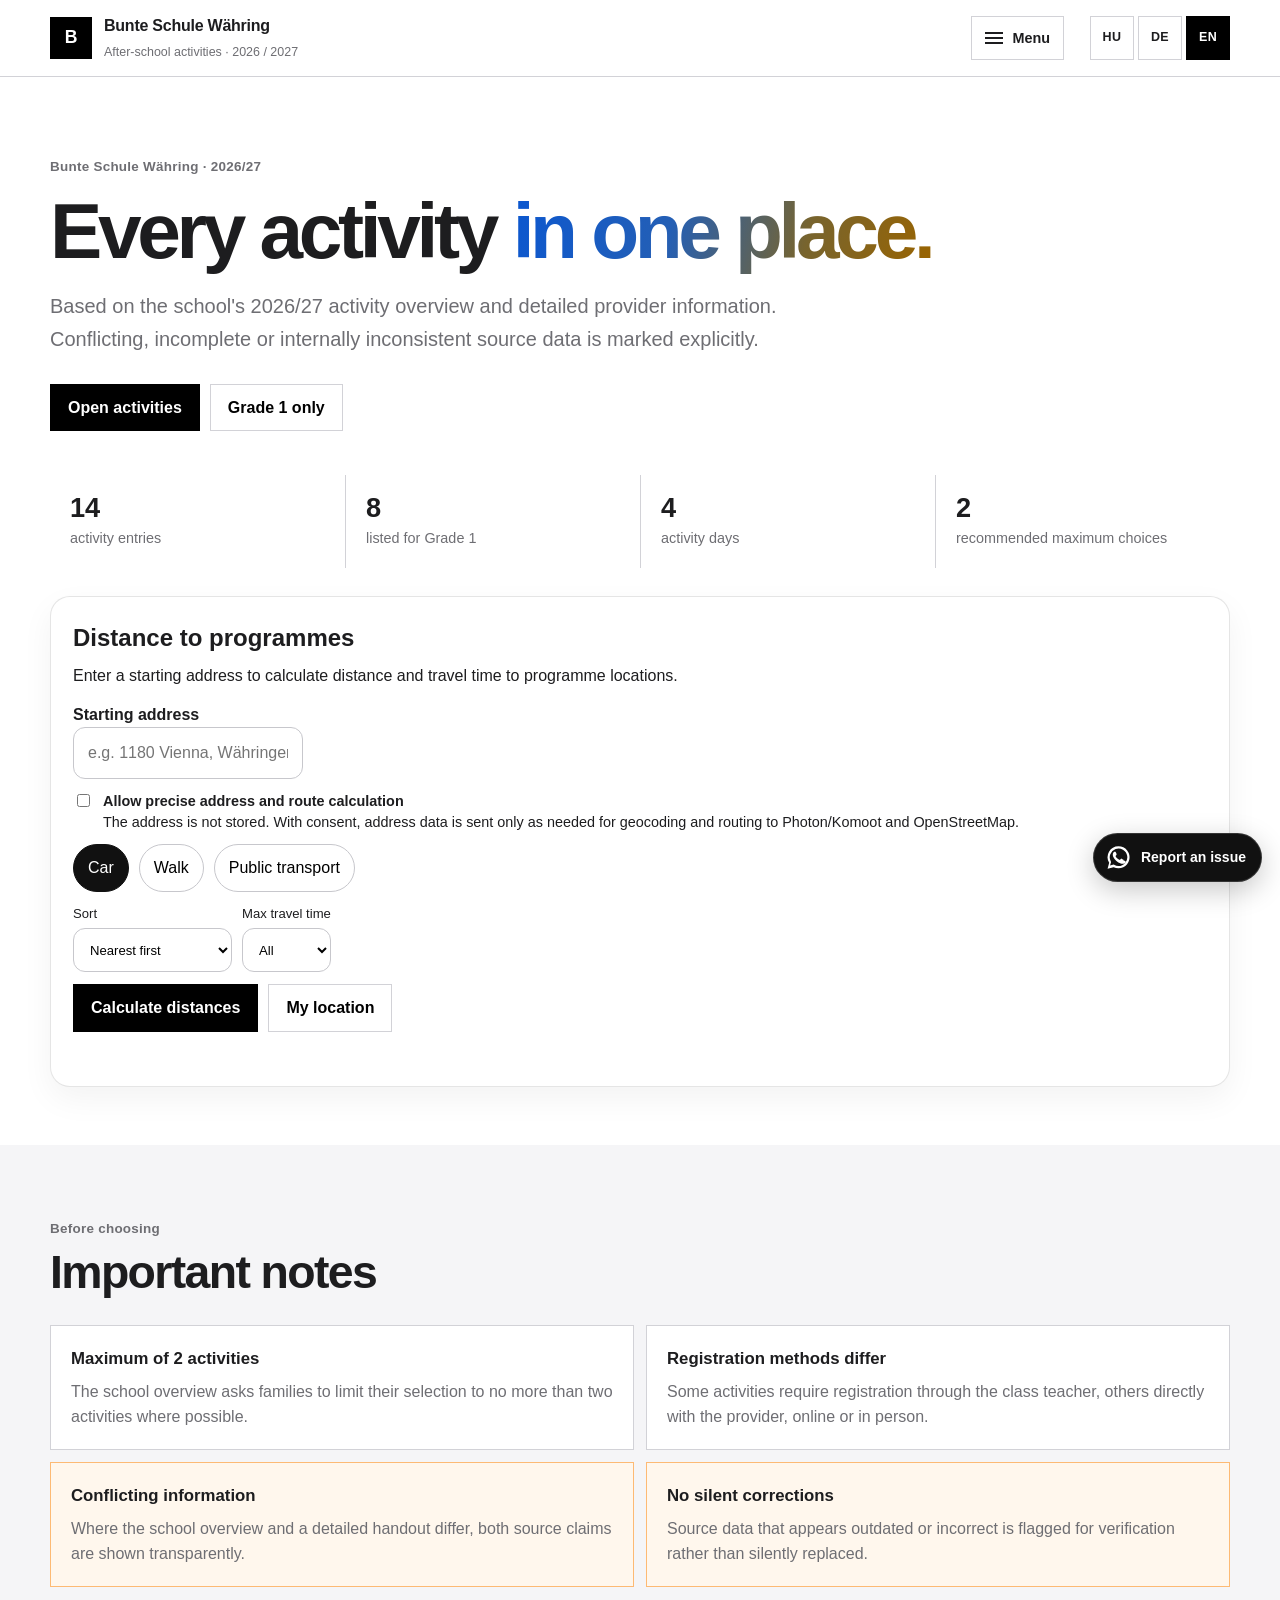
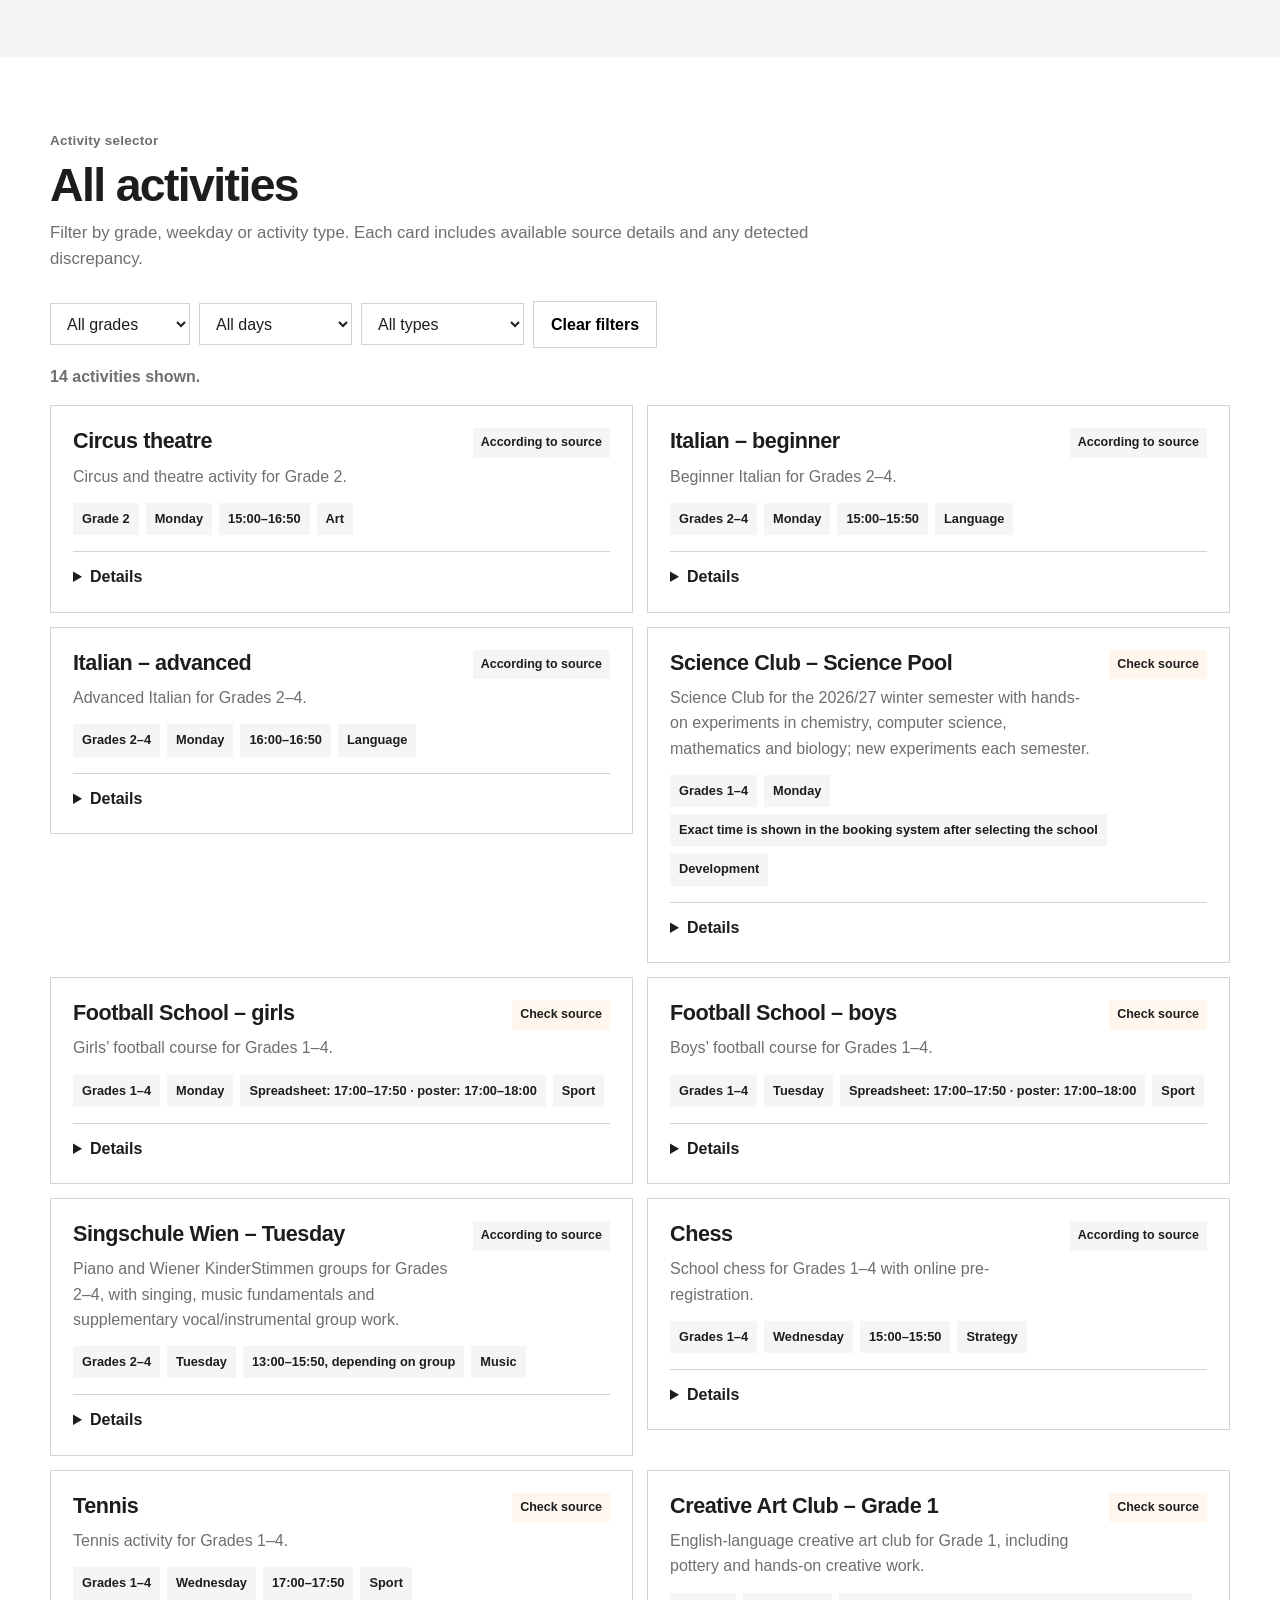
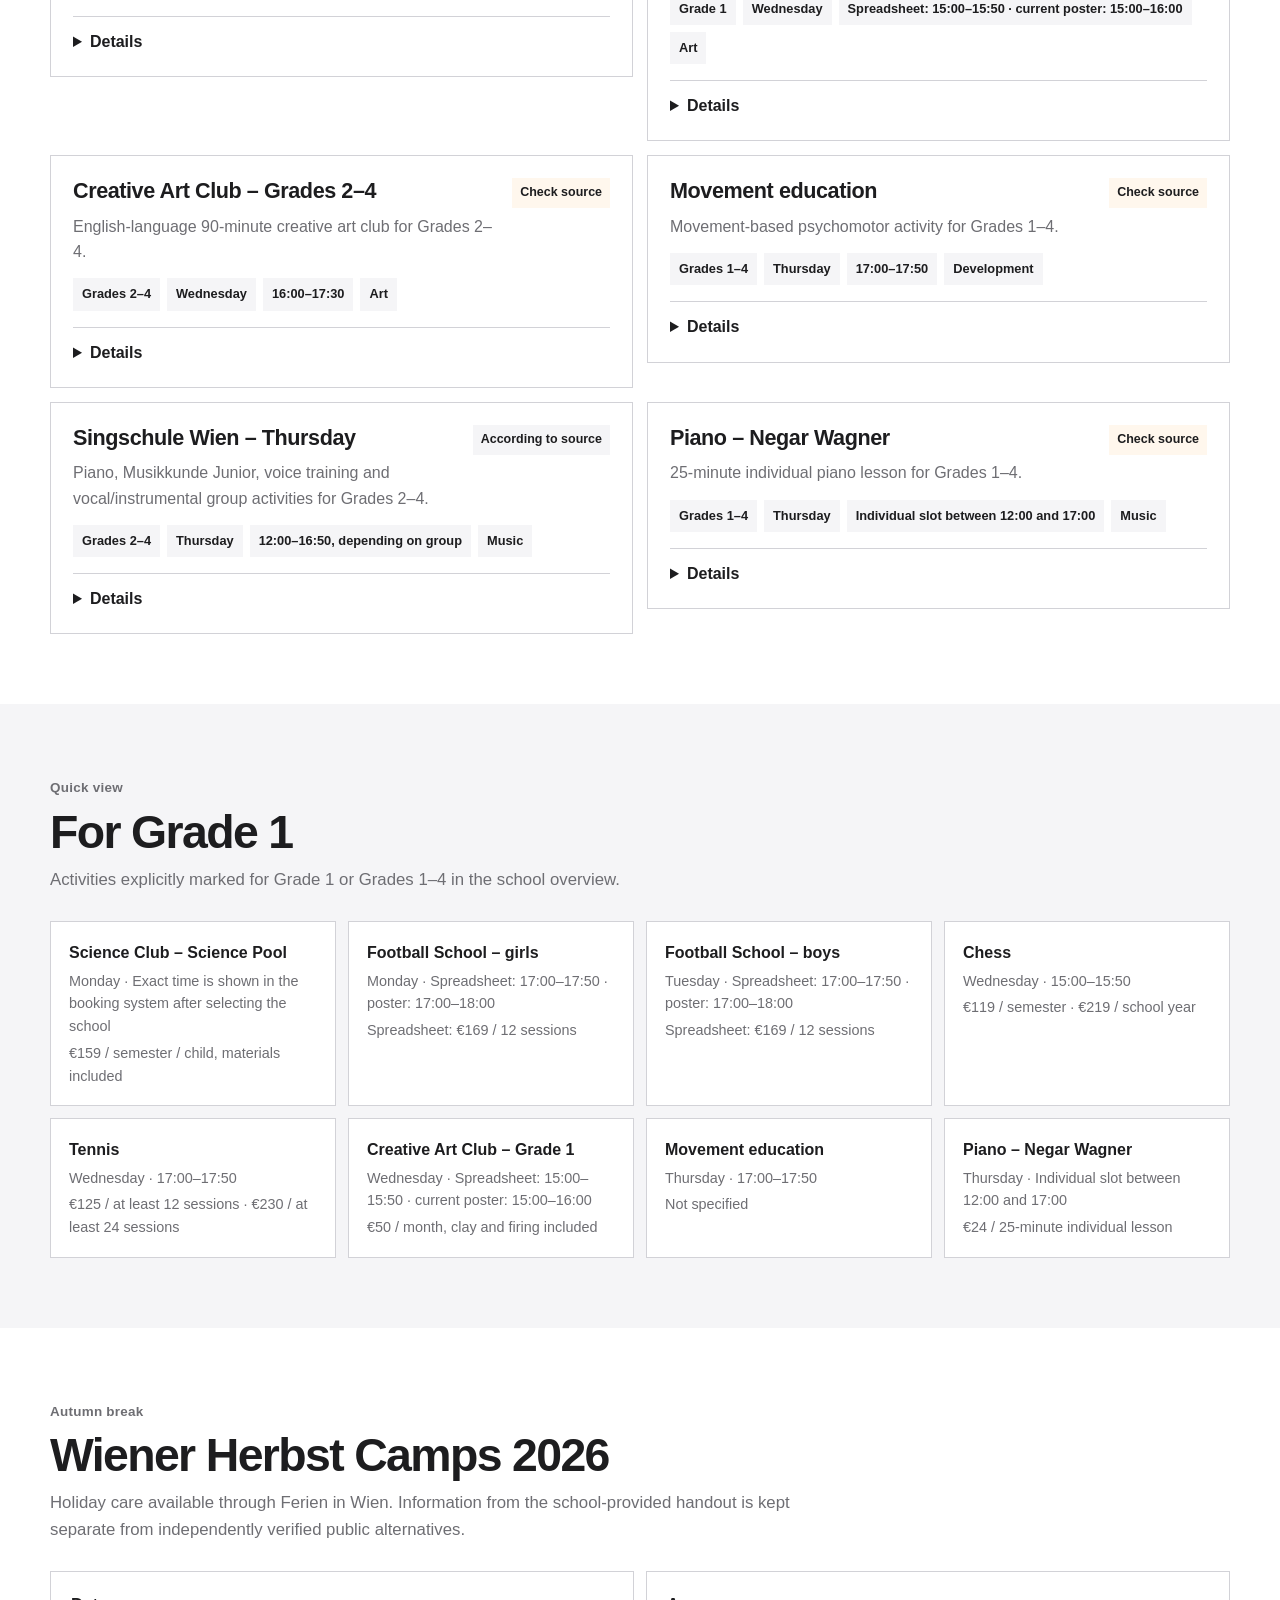
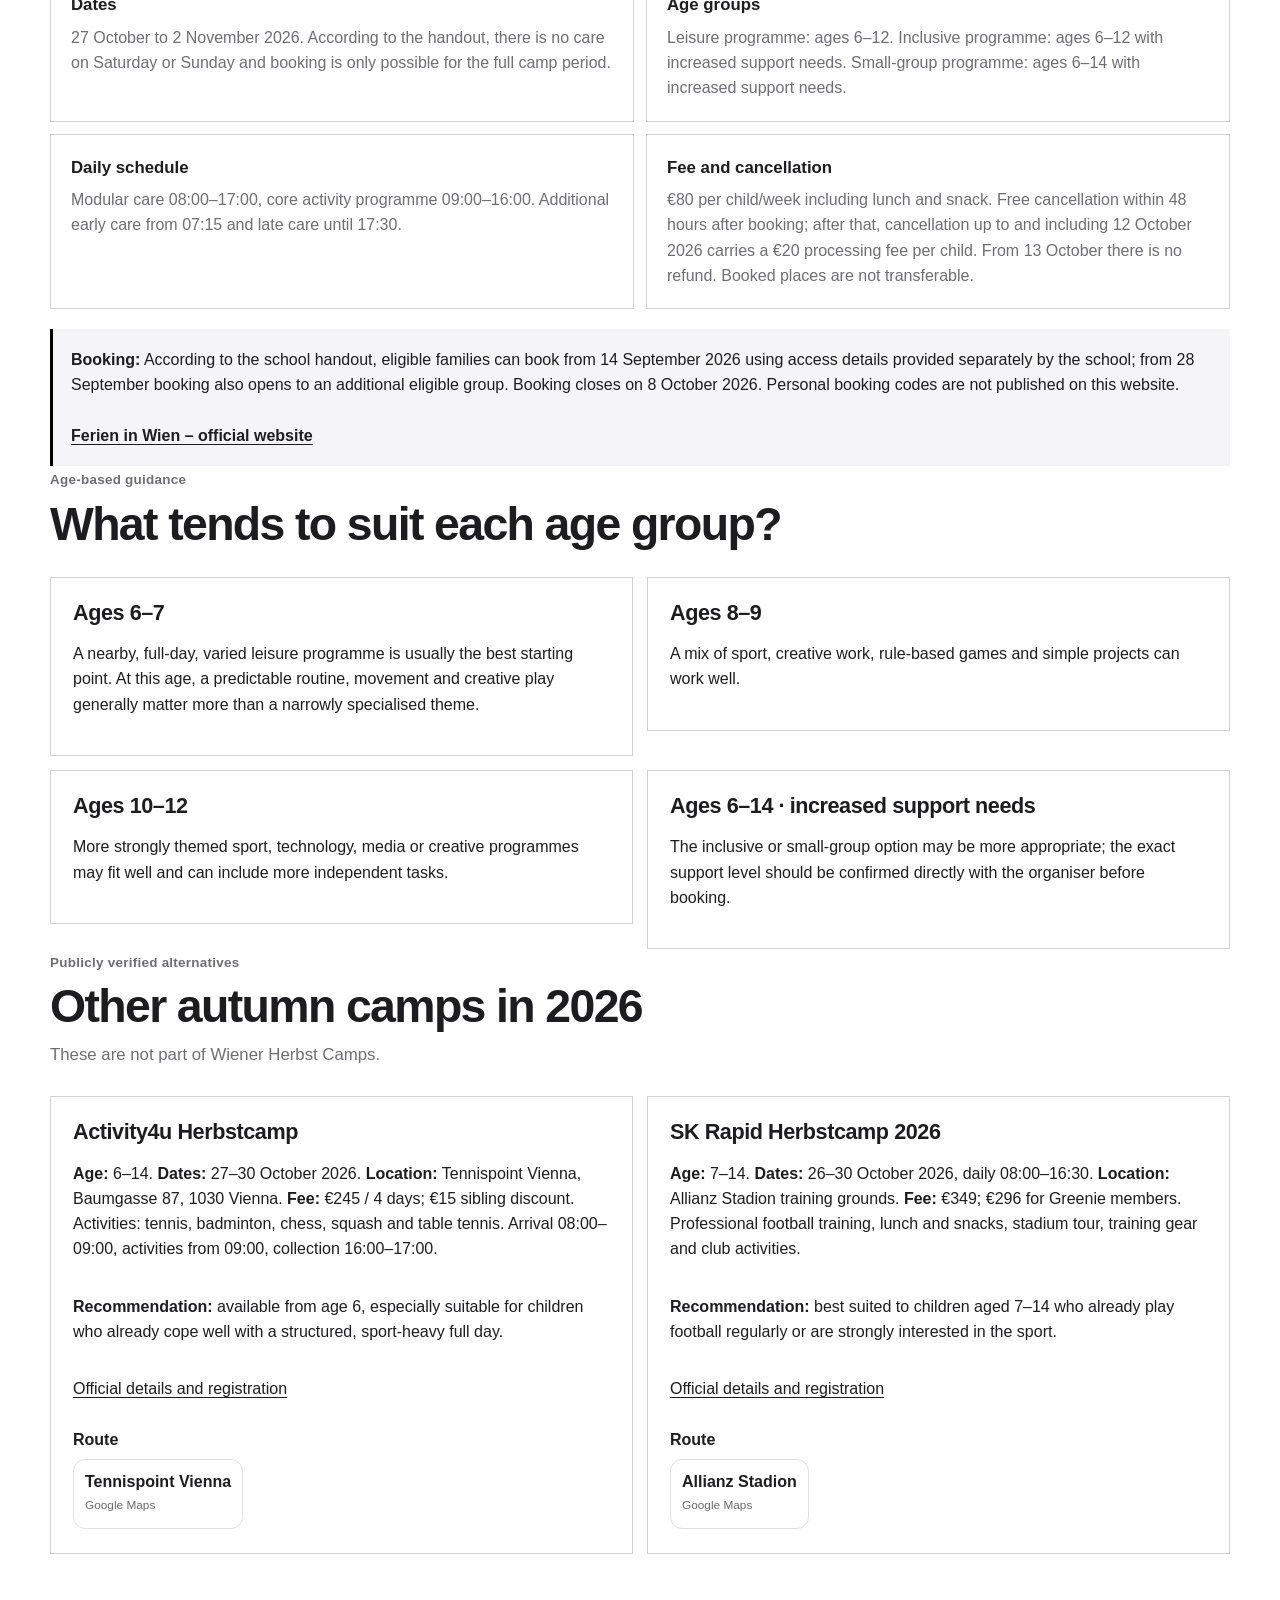
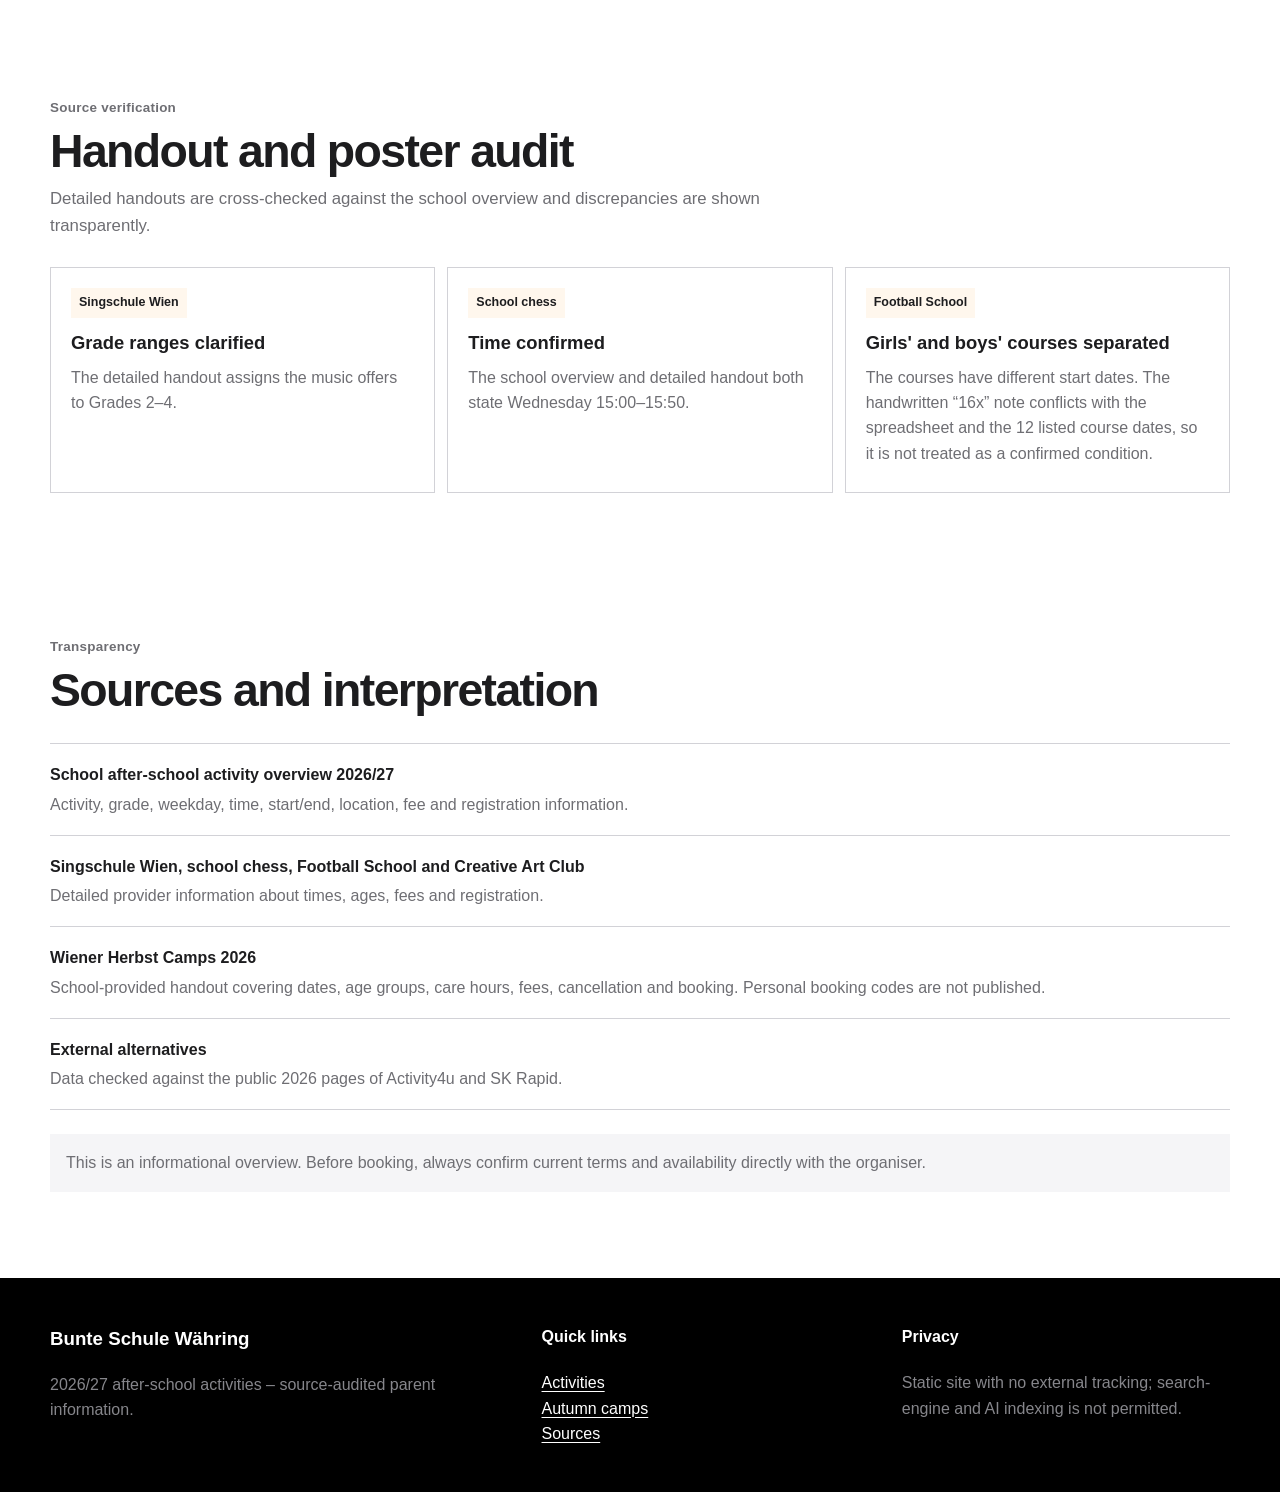
<file: en/index.html>
<!doctype html>
<html lang="en">
<head>
<meta charset="utf-8"><meta name="viewport" content="width=device-width,initial-scale=1,viewport-fit=cover">
<title>After-school activities 2026/27 | Bunte Schule Währing</title>
<meta name="description" content="Searchable, source-audited overview of Bunte Schule Währing after-school activities for 2026/27, including times, fees, grades and registration details.">
<meta name="robots" content="noindex,nofollow,noarchive,nosnippet,noimageindex"><meta name="googlebot" content="noindex,nofollow,noarchive,nosnippet,noimageindex"><meta name="bingbot" content="noindex,nofollow,noarchive,nosnippet,noimageindex"><meta name="theme-color" content="#ffffff">
<link rel="stylesheet" href="../styles.css?v=20260910-1"><link rel="stylesheet" href="../i18n.css?v=20260910-1">
</head><body>
<a class="skip-link" href="#main">Skip to content</a>
<header class="site-head"><div class="wrap head-in"><a class="brand" href="#top" aria-label="Bunte Schule Währing activities – home"><span class="brand-mark" aria-hidden="true">B</span><span><span class="n">Bunte Schule Währing</span><br><span class="s">After-school activities · 2026 / 2027</span></span></a><details class="menu-shell"><summary aria-label="Open menu">Menu</summary><nav class="nav" aria-label="Main navigation"><a href="#programs" onclick="gradeFilter.value='all';gradeFilter.dispatchEvent(new Event('change'))">All school activities</a><a href="#programs" onclick="gradeFilter.value='1';gradeFilter.dispatchEvent(new Event('change'))">Grade 1 activities</a><a href="#programs" onclick="gradeFilter.value='2';gradeFilter.dispatchEvent(new Event('change'))">Grade 2 activities</a><a href="#programs" onclick="gradeFilter.value='3';gradeFilter.dispatchEvent(new Event('change'))">Grade 3 activities</a><a href="#programs" onclick="gradeFilter.value='4';gradeFilter.dispatchEvent(new Event('change'))">Grade 4 activities</a><a href="#herbst-camps">Wiener Herbst Camps 2026</a><a href="./stadt-wien/">City of Vienna – programmes</a><a href="https://programvalaszto.magyariskola.at/" target="_blank" rel="noopener noreferrer">Bécsi Magyar Iskola – Hungarian-language activities</a><a href="https://www.becsinaplo.at/post/tobb-mint-egyesuleti-iskolak-a-magyaroktatas-uj-utjai-becsben" target="_blank" rel="noopener noreferrer">Bécsi Napló – New paths in Hungarian education</a><a href="#poster-audit">Posters and source audit</a><a href="#sources">Sources and data notes</a></nav></details><div class="lang-switch" aria-label="Language selector"><a href="../" lang="hu">HU</a><a href="../de/" lang="de">DE</a><a href="./" lang="en" aria-current="page">EN</a></div></div></header>
<main id="main">
<section class="hero" id="top"><div class="wrap"><span class="eyebrow">Bunte Schule Währing · 2026/27</span><h1>Every activity <span class="headline-accent">in one place.</span></h1><p class="lead">Based on the school's 2026/27 activity overview and detailed provider information. Conflicting, incomplete or internally inconsistent source data is marked explicitly.</p><div class="hero-actions"><a class="btn" href="#programs">Open activities</a><a class="btn ghost" href="#first-grade">Grade 1 only</a></div><div class="stats"><div class="stat"><b id="statAll">13</b><span>activity entries</span></div><div class="stat"><b id="statFirst">8</b><span>listed for Grade 1</span></div><div class="stat"><b>4</b><span>activity days</span></div><div class="stat"><b>2</b><span>recommended maximum choices</span></div></div></div></section>
<section class="section tint"><div class="wrap"><div class="section-head"><span class="eyebrow">Before choosing</span><h2>Important notes</h2></div><div class="notice-grid"><article class="notice"><b>Maximum of 2 activities</b><p>The school overview asks families to limit their selection to no more than two activities where possible.</p></article><article class="notice"><b>Registration methods differ</b><p>Some activities require registration through the class teacher, others directly with the provider, online or in person.</p></article><article class="notice warn"><b>Conflicting information</b><p>Where the school overview and a detailed handout differ, both source claims are shown transparently.</p></article><article class="notice warn"><b>No silent corrections</b><p>Source data that appears outdated or incorrect is flagged for verification rather than silently replaced.</p></article></div></div></section>
<section class="section" id="programs"><div class="wrap"><div class="section-head"><span class="eyebrow">Activity selector</span><h2>All activities</h2><p>Filter by grade, weekday or activity type. Each card includes available source details and any detected discrepancy.</p></div><div class="filterbar" role="group" aria-label="Activity filters"><select id="gradeFilter" aria-label="Grade"><option value="all">All grades</option><option value="1">Grade 1</option><option value="2">Grade 2</option><option value="3">Grade 3</option><option value="4">Grade 4</option></select><select id="dayFilter" aria-label="Day"><option value="all">All days</option><option value="MO">Monday</option><option value="DI">Tuesday</option><option value="MI">Wednesday</option><option value="DO">Thursday</option></select><select id="typeFilter" aria-label="Type"><option value="all">All types</option><option value="sport">Sport</option><option value="music">Music</option><option value="art">Art</option><option value="language">Language</option><option value="development">Development</option><option value="strategy">Strategy</option></select><button class="btn ghost compact" id="resetFilters" type="button">Clear filters</button></div><p class="count" id="resultCount" aria-live="polite"></p><div class="program-grid" id="programGrid"></div></div></section>
<section class="section tint" id="first-grade"><div class="wrap"><div class="section-head"><span class="eyebrow">Quick view</span><h2>For Grade 1</h2><p>Activities explicitly marked for Grade 1 or Grades 1–4 in the school overview.</p></div><div class="first-grid" id="firstGradeGrid"></div></div></section>
<section class="section" id="herbst-camps"><div class="wrap"><div class="section-head"><span class="eyebrow">Autumn break</span><h2>Wiener Herbst Camps 2026</h2><p>Holiday care available through Ferien in Wien. Information from the school-provided handout is kept separate from independently verified public alternatives.</p></div><div class="notice-grid"><article class="notice"><b>Dates</b><p>27 October to 2 November 2026. According to the handout, there is no care on Saturday or Sunday and booking is only possible for the full camp period.</p></article><article class="notice"><b>Age groups</b><p>Leisure programme: ages 6–12. Inclusive programme: ages 6–12 with increased support needs. Small-group programme: ages 6–14 with increased support needs.</p></article><article class="notice"><b>Daily schedule</b><p>Modular care 08:00–17:00, core activity programme 09:00–16:00. Additional early care from 07:15 and late care until 17:30.</p></article><article class="notice"><b>Fee and cancellation</b><p>€80 per child/week including lunch and snack. Free cancellation within 48 hours after booking; after that, cancellation up to and including 12 October 2026 carries a €20 processing fee per child. From 13 October there is no refund. Booked places are not transferable.</p></article></div><div class="source-priority"><strong>Booking:</strong> According to the school handout, eligible families can book from 14 September 2026 using access details provided separately by the school; from 28 September booking also opens to an additional eligible group. Booking closes on 8 October 2026. Personal booking codes are not published on this website.<br><br><a href="https://www.ferieninwien.at/" target="_blank" rel="noopener noreferrer"><strong>Ferien in Wien – official website</strong></a></div>
<div class="section-head"><span class="eyebrow">Age-based guidance</span><h2>What tends to suit each age group?</h2></div><div class="program-grid"><article class="card"><h3>Ages 6–7</h3><p>A nearby, full-day, varied leisure programme is usually the best starting point. At this age, a predictable routine, movement and creative play generally matter more than a narrowly specialised theme.</p></article><article class="card"><h3>Ages 8–9</h3><p>A mix of sport, creative work, rule-based games and simple projects can work well.</p></article><article class="card"><h3>Ages 10–12</h3><p>More strongly themed sport, technology, media or creative programmes may fit well and can include more independent tasks.</p></article><article class="card"><h3>Ages 6–14 · increased support needs</h3><p>The inclusive or small-group option may be more appropriate; the exact support level should be confirmed directly with the organiser before booking.</p></article></div>
<div class="section-head"><span class="eyebrow">Publicly verified alternatives</span><h2>Other autumn camps in 2026</h2><p>These are not part of Wiener Herbst Camps.</p></div><div class="program-grid"><article class="card"><h3>Activity4u Herbstcamp</h3><p><b>Age:</b> 6–14. <b>Dates:</b> 27–30 October 2026. <b>Location:</b> Tennispoint Vienna, Baumgasse 87, 1030 Vienna. <b>Fee:</b> €245 / 4 days; €15 sibling discount. Activities: tennis, badminton, chess, squash and table tennis. Arrival 08:00–09:00, activities from 09:00, collection 16:00–17:00.</p><p><b>Recommendation:</b> available from age 6, especially suitable for children who already cope well with a structured, sport-heavy full day.</p><p><a href="https://www.activity4u.at/772" target="_blank" rel="noopener noreferrer">Official details and registration</a></p></article><article class="card"><h3>SK Rapid Herbstcamp 2026</h3><p><b>Age:</b> 7–14. <b>Dates:</b> 26–30 October 2026, daily 08:00–16:30. <b>Location:</b> Allianz Stadion training grounds. <b>Fee:</b> €349; €296 for Greenie members. Professional football training, lunch and snacks, stadium tour, training gear and club activities.</p><p><b>Recommendation:</b> best suited to children aged 7–14 who already play football regularly or are strongly interested in the sport.</p><p><a href="https://www.skrapid.at/aktuelles/2026/09/sk-rapid-herbstcamp-2026/" target="_blank" rel="noopener noreferrer">Official details and registration</a></p></article></div></div></section>
<section class="section" id="poster-audit"><div class="wrap"><div class="section-head"><span class="eyebrow">Source verification</span><h2>Handout and poster audit</h2><p>Detailed handouts are cross-checked against the school overview and discrepancies are shown transparently.</p></div><div class="poster-audit"><article class="poster-card"><span class="flag">Singschule Wien</span><h3>Grade ranges clarified</h3><p>The detailed handout assigns the music offers to Grades 2–4.</p></article><article class="poster-card"><span class="flag">School chess</span><h3>Time confirmed</h3><p>The school overview and detailed handout both state Wednesday 15:00–15:50.</p></article><article class="poster-card"><span class="flag">Football School</span><h3>Girls' and boys' courses separated</h3><p>The courses have different start dates. The handwritten “16x” note conflicts with the spreadsheet and the 12 listed course dates, so it is not treated as a confirmed condition.</p></article></div></div></section>
<section class="section" id="sources"><div class="wrap"><div class="section-head"><span class="eyebrow">Transparency</span><h2>Sources and interpretation</h2></div><div class="source-list"><div><b>School after-school activity overview 2026/27</b><p>Activity, grade, weekday, time, start/end, location, fee and registration information.</p></div><div><b>Singschule Wien, school chess, Football School and Creative Art Club</b><p>Detailed provider information about times, ages, fees and registration.</p></div><div><b>Wiener Herbst Camps 2026</b><p>School-provided handout covering dates, age groups, care hours, fees, cancellation and booking. Personal booking codes are not published.</p></div><div><b>External alternatives</b><p>Data checked against the public 2026 pages of Activity4u and SK Rapid.</p></div></div><p class="disclaimer">This is an informational overview. Before booking, always confirm current terms and availability directly with the organiser.</p></div></section>
</main><footer class="site-foot"><div class="wrap"><div class="foot-cols"><div><h3>Bunte Schule Währing</h3><p>2026/27 after-school activities – source-audited parent information.</p></div><div><h4>Quick links</h4><a href="#programs">Activities</a><br><a href="#herbst-camps">Autumn camps</a><br><a href="#sources">Sources</a></div><div><h4>Privacy</h4><p>Static site with no external tracking; search-engine and AI indexing is not permitted.</p></div></div></div></footer>
<script src="app.js?v=20260910-1" defer></script><script src="../distance-system.js?v=20260910-1" defer></script><script src="../whatsapp-report.js?v=20260910-1" defer></script></body></html>
</file>
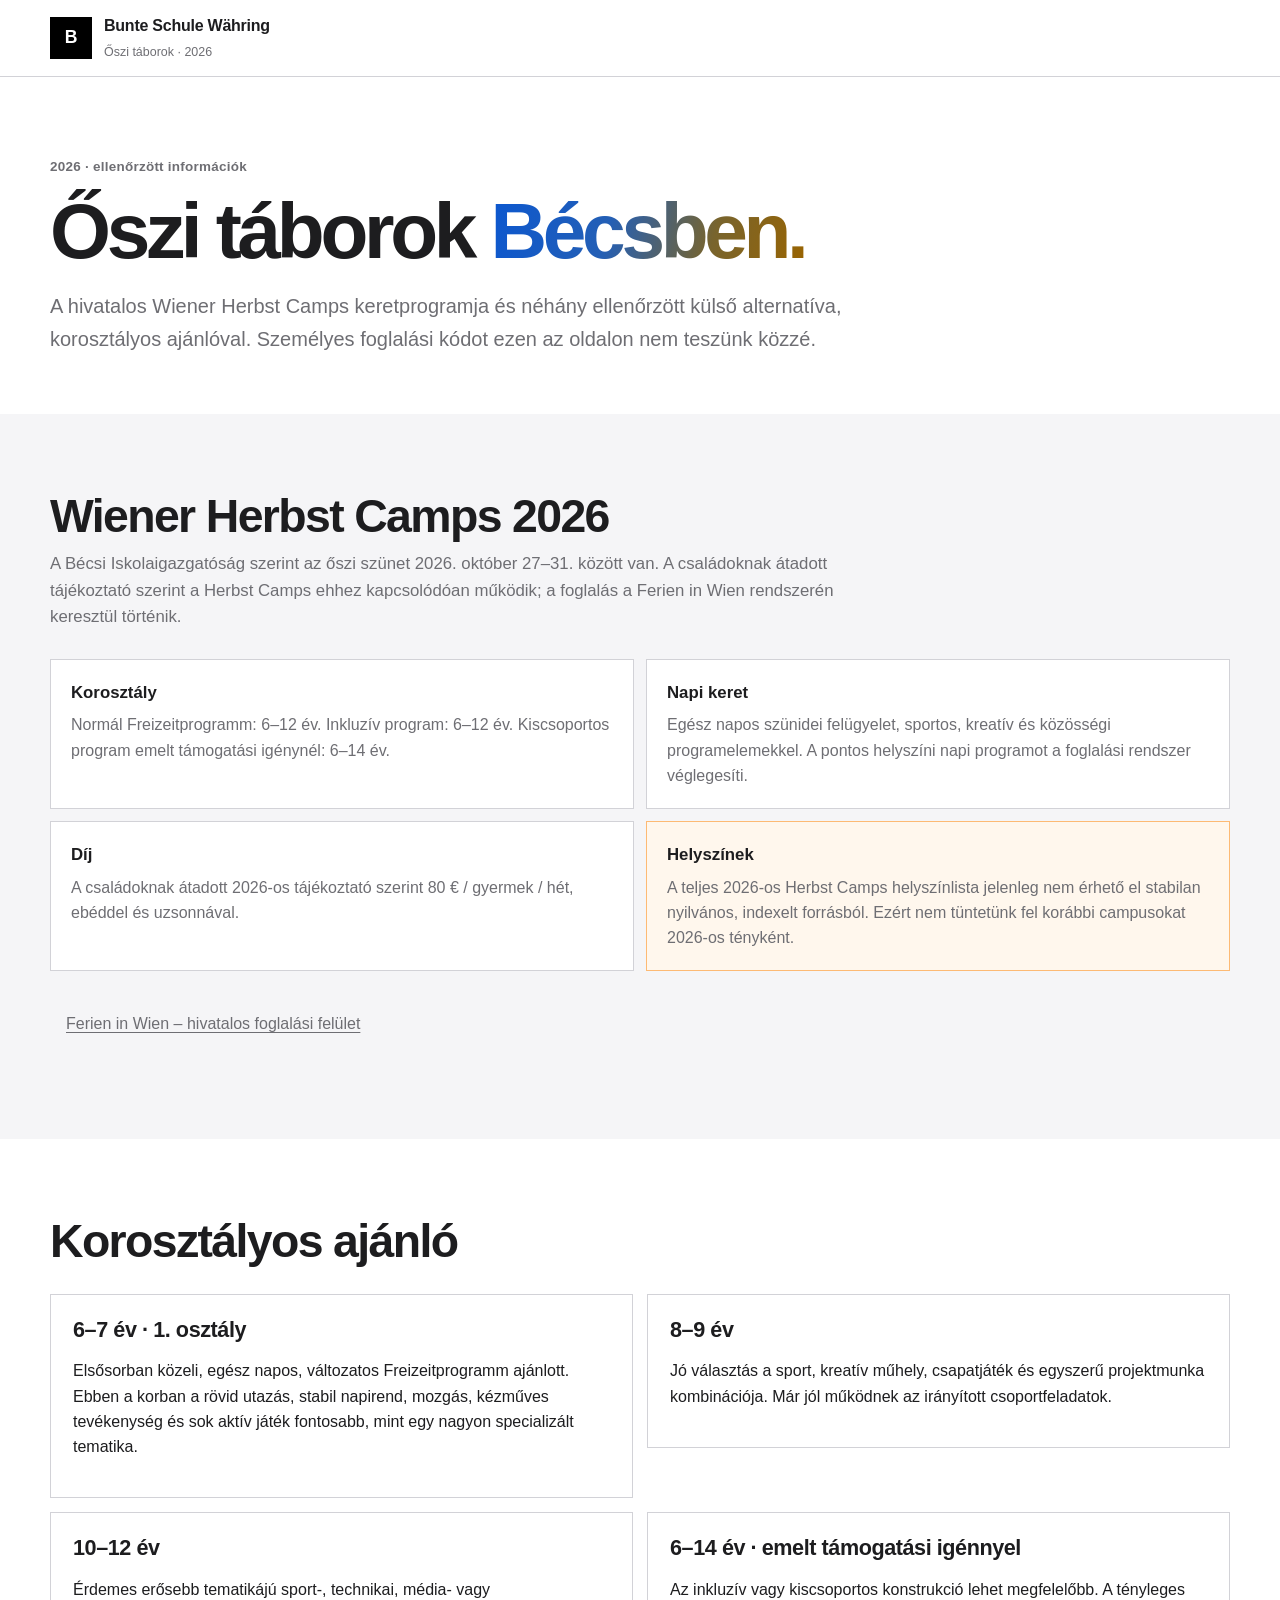
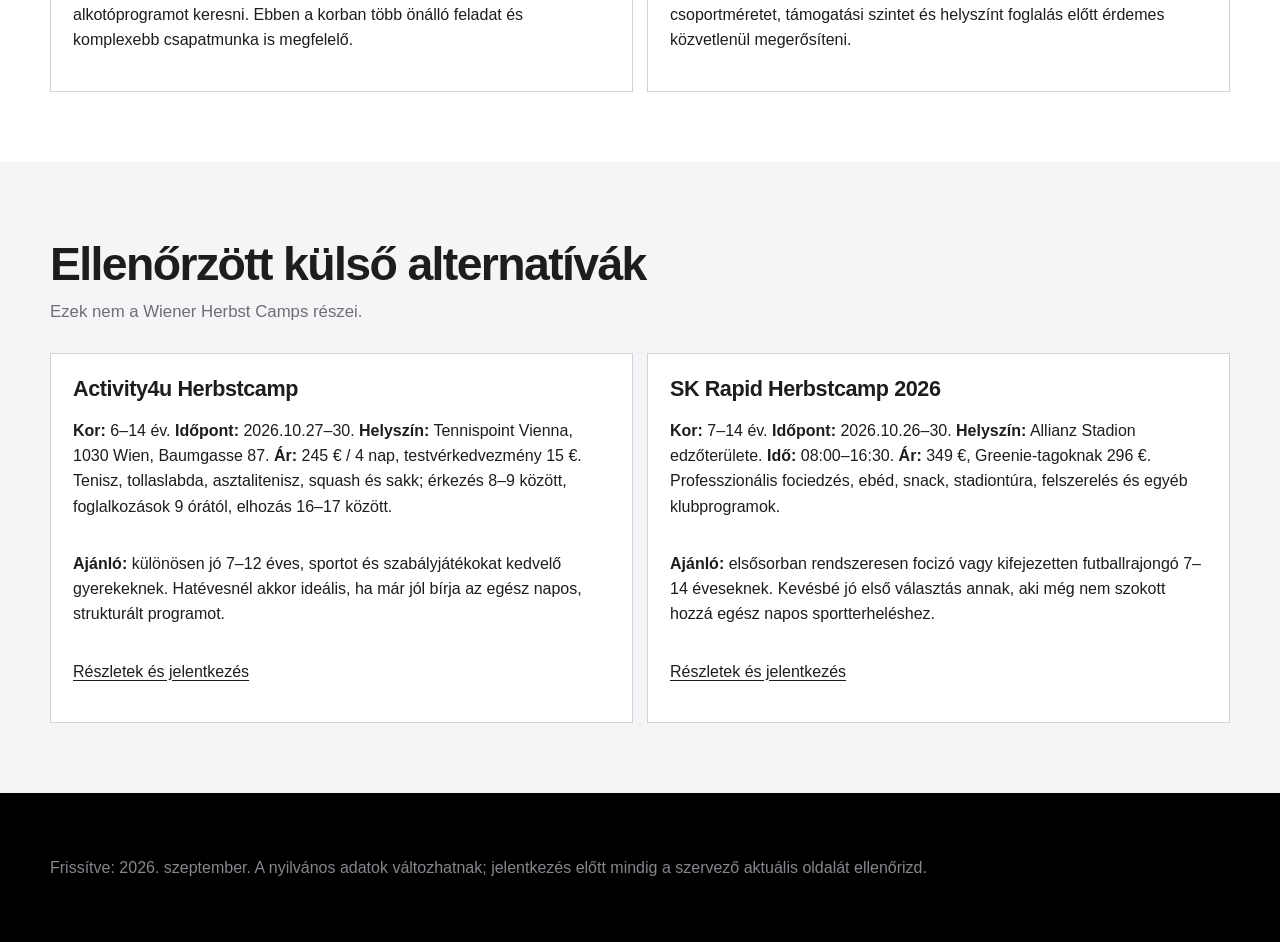
<file: herbst/index.html>
<!doctype html><html lang="hu-AT"><head><meta charset="utf-8"><meta name="viewport" content="width=device-width,initial-scale=1,viewport-fit=cover"><title>Őszi táborok 2026 | Bunte Schule Währing</title><meta name="robots" content="noindex,nofollow,noarchive,nosnippet,noimageindex"><meta name="googlebot" content="noindex,nofollow,noarchive,nosnippet,noimageindex"><meta name="bingbot" content="noindex,nofollow,noarchive,nosnippet,noimageindex"><meta name="description" content="Wiener Herbst Camps 2026 és további bécsi őszi táborok korosztályos ajánlóval, ellenőrzött 2026-os adatokkal."><link rel="stylesheet" href="../styles.css"><link rel="stylesheet" href="../i18n.css"></head><body><header class="site-head"><div class="wrap head-in"><a class="brand" href="../"><span class="brand-mark">B</span><span><span class="n">Bunte Schule Währing</span><br><span class="s">Őszi táborok · 2026</span></span></a></div></header><main><section class="hero"><div class="wrap"><span class="eyebrow">2026 · ellenőrzött információk</span><h1>Őszi táborok <span class="headline-accent">Bécsben.</span></h1><p class="lead">A hivatalos Wiener Herbst Camps keretprogramja és néhány ellenőrzött külső alternatíva, korosztályos ajánlóval. Személyes foglalási kódot ezen az oldalon nem teszünk közzé.</p></div></section><section class="section tint"><div class="wrap"><div class="section-head"><h2>Wiener Herbst Camps 2026</h2><p>A Bécsi Iskolaigazgatóság szerint az őszi szünet 2026. október 27–31. között van. A családoknak átadott tájékoztató szerint a Herbst Camps ehhez kapcsolódóan működik; a foglalás a Ferien in Wien rendszerén keresztül történik.</p></div><div class="notice-grid"><article class="notice"><b>Korosztály</b><p>Normál Freizeitprogramm: 6–12 év. Inkluzív program: 6–12 év. Kiscsoportos program emelt támogatási igénynél: 6–14 év.</p></article><article class="notice"><b>Napi keret</b><p>Egész napos szünidei felügyelet, sportos, kreatív és közösségi programelemekkel. A pontos helyszíni napi programot a foglalási rendszer véglegesíti.</p></article><article class="notice"><b>Díj</b><p>A családoknak átadott 2026-os tájékoztató szerint 80 € / gyermek / hét, ebéddel és uzsonnával.</p></article><article class="notice warn"><b>Helyszínek</b><p>A teljes 2026-os Herbst Camps helyszínlista jelenleg nem érhető el stabilan nyilvános, indexelt forrásból. Ezért nem tüntetünk fel korábbi campusokat 2026-os tényként.</p></article></div><p class="disclaimer"><a href="https://www.ferieninwien.at/" target="_blank" rel="noopener">Ferien in Wien – hivatalos foglalási felület</a></p></div></section><section class="section"><div class="wrap"><div class="section-head"><h2>Korosztályos ajánló</h2></div><div class="program-grid"><article class="card"><h3>6–7 év · 1. osztály</h3><p>Elsősorban közeli, egész napos, változatos Freizeitprogramm ajánlott. Ebben a korban a rövid utazás, stabil napirend, mozgás, kézműves tevékenység és sok aktív játék fontosabb, mint egy nagyon specializált tematika.</p></article><article class="card"><h3>8–9 év</h3><p>Jó választás a sport, kreatív műhely, csapatjáték és egyszerű projektmunka kombinációja. Már jól működnek az irányított csoportfeladatok.</p></article><article class="card"><h3>10–12 év</h3><p>Érdemes erősebb tematikájú sport-, technikai, média- vagy alkotóprogramot keresni. Ebben a korban több önálló feladat és komplexebb csapatmunka is megfelelő.</p></article><article class="card"><h3>6–14 év · emelt támogatási igénnyel</h3><p>Az inkluzív vagy kiscsoportos konstrukció lehet megfelelőbb. A tényleges csoportméretet, támogatási szintet és helyszínt foglalás előtt érdemes közvetlenül megerősíteni.</p></article></div></div></section><section class="section tint"><div class="wrap"><div class="section-head"><h2>Ellenőrzött külső alternatívák</h2><p>Ezek nem a Wiener Herbst Camps részei.</p></div><div class="program-grid"><article class="card"><h3>Activity4u Herbstcamp</h3><p><b>Kor:</b> 6–14 év. <b>Időpont:</b> 2026.10.27–30. <b>Helyszín:</b> Tennispoint Vienna, 1030 Wien, Baumgasse 87. <b>Ár:</b> 245 € / 4 nap, testvérkedvezmény 15 €. Tenisz, tollaslabda, asztalitenisz, squash és sakk; érkezés 8–9 között, foglalkozások 9 órától, elhozás 16–17 között.</p><p><b>Ajánló:</b> különösen jó 7–12 éves, sportot és szabályjátékokat kedvelő gyerekeknek. Hatévesnél akkor ideális, ha már jól bírja az egész napos, strukturált programot.</p><p><a href="https://activity4u.at/772" target="_blank" rel="noopener">Részletek és jelentkezés</a></p></article><article class="card"><h3>SK Rapid Herbstcamp 2026</h3><p><b>Kor:</b> 7–14 év. <b>Időpont:</b> 2026.10.26–30. <b>Helyszín:</b> Allianz Stadion edzőterülete. <b>Idő:</b> 08:00–16:30. <b>Ár:</b> 349 €, Greenie-tagoknak 296 €. Professzionális fociedzés, ebéd, snack, stadiontúra, felszerelés és egyéb klubprogramok.</p><p><b>Ajánló:</b> elsősorban rendszeresen focizó vagy kifejezetten futballrajongó 7–14 éveseknek. Kevésbé jó első választás annak, aki még nem szokott hozzá egész napos sportterheléshez.</p><p><a href="https://prod.skrapid.at/aktuelles/2026/08/sk-rapid-herbstcamp-2026/" target="_blank" rel="noopener">Részletek és jelentkezés</a></p></article></div></div></section></main><footer class="site-foot"><div class="wrap"><p>Frissítve: 2026. szeptember. A nyilvános adatok változhatnak; jelentkezés előtt mindig a szervező aktuális oldalát ellenőrizd.</p></div></footer></body></html>
</file>
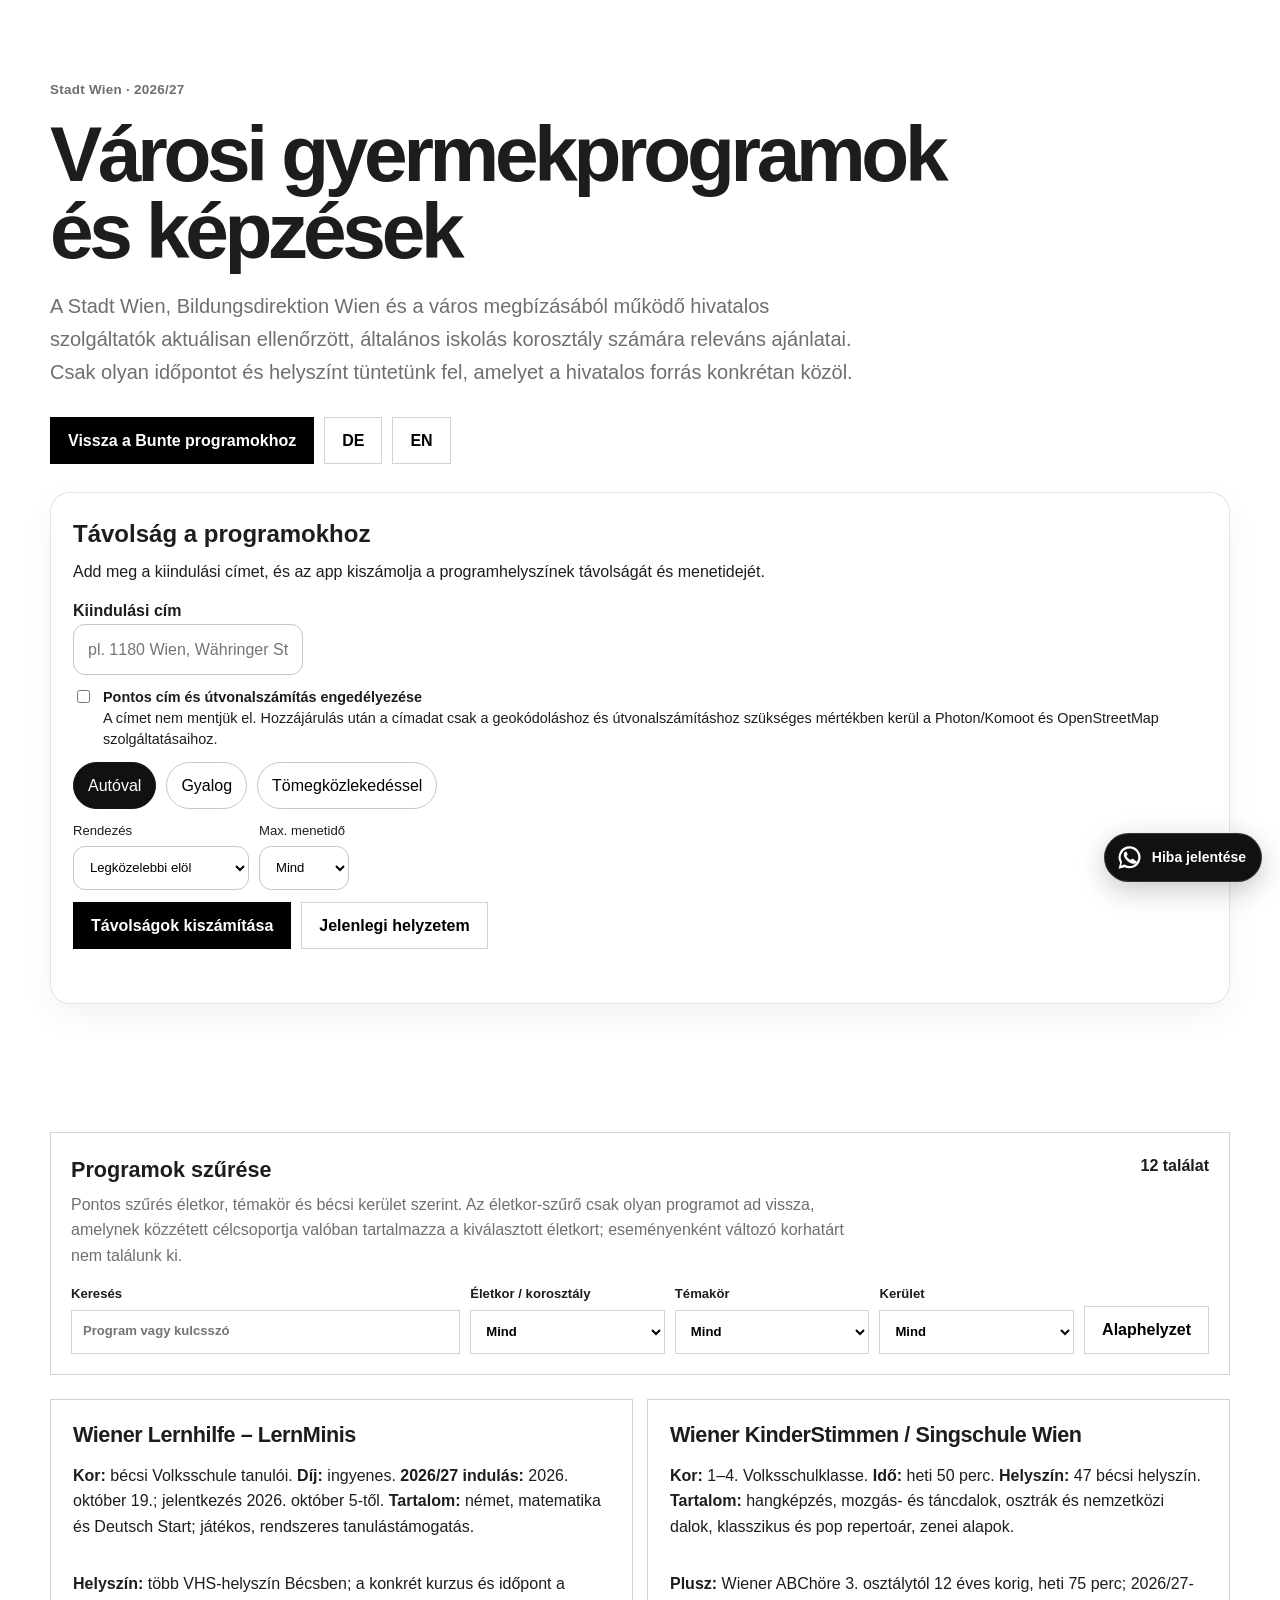
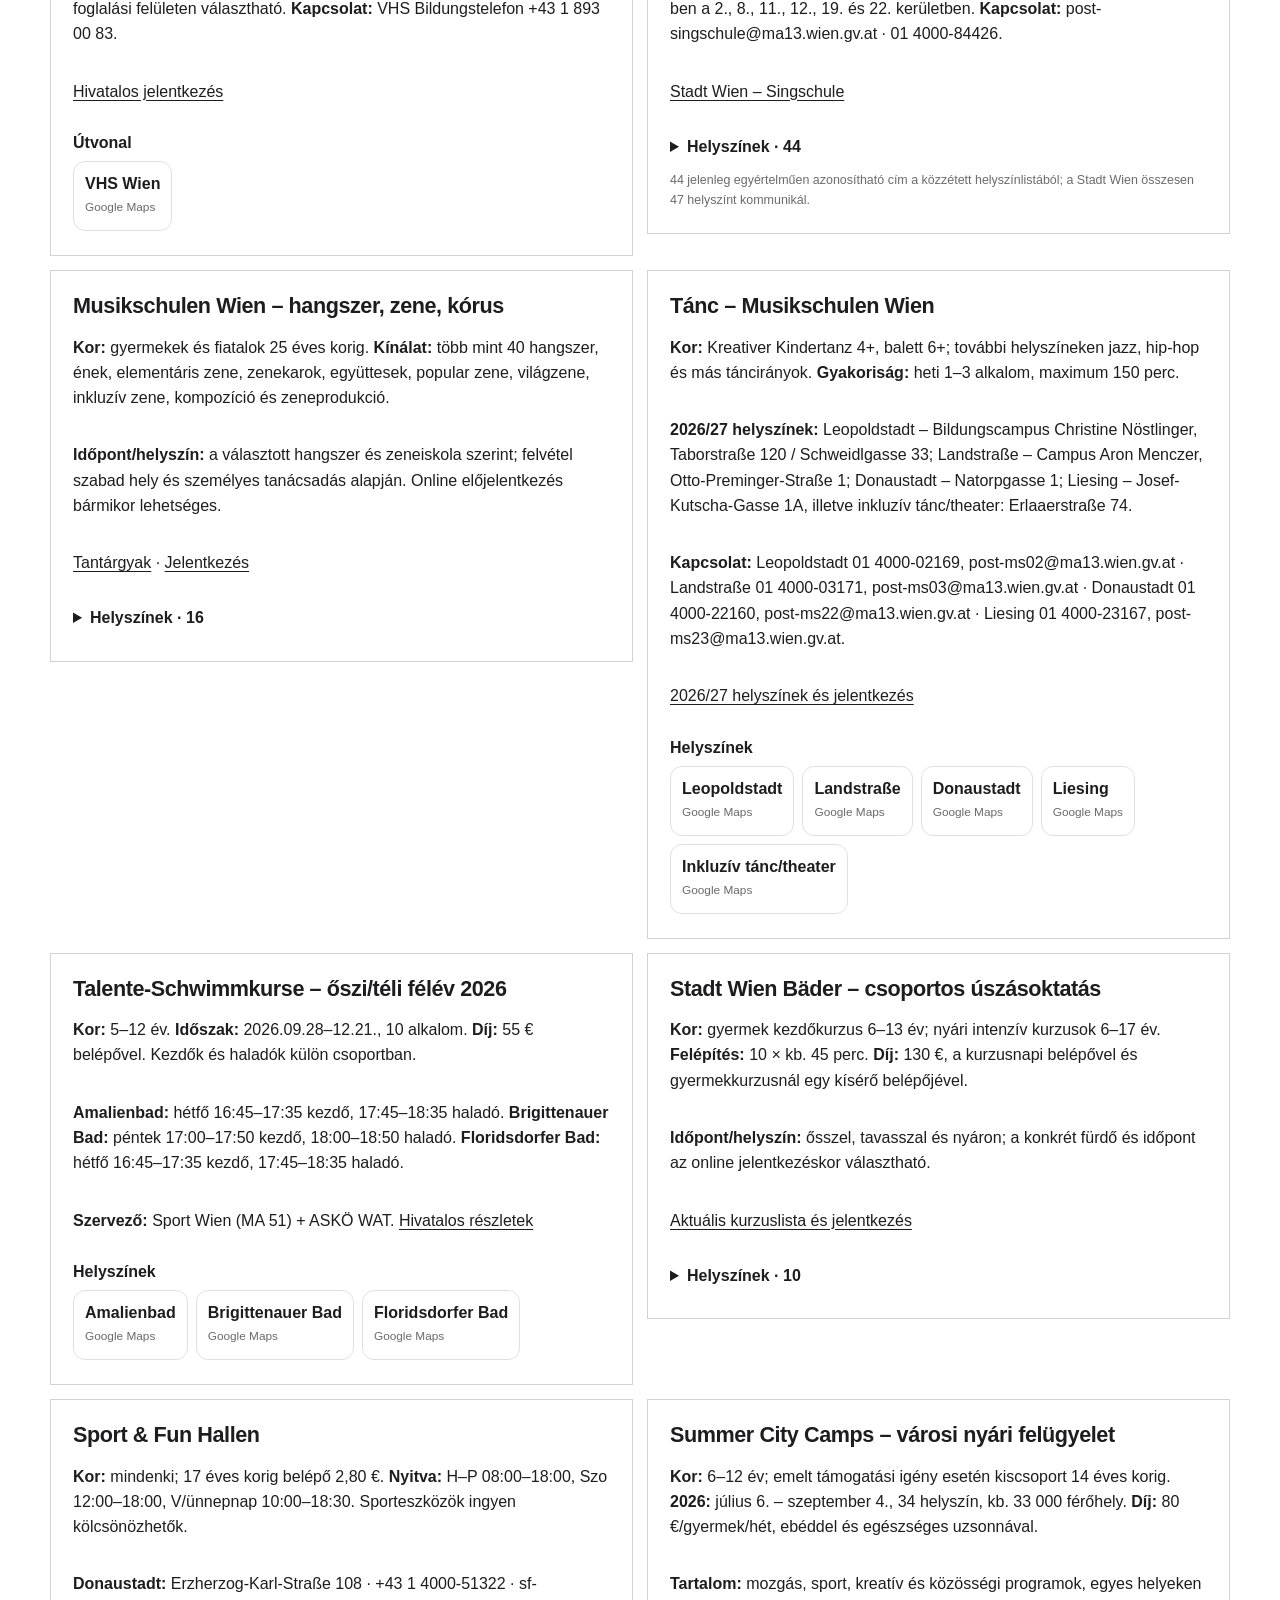
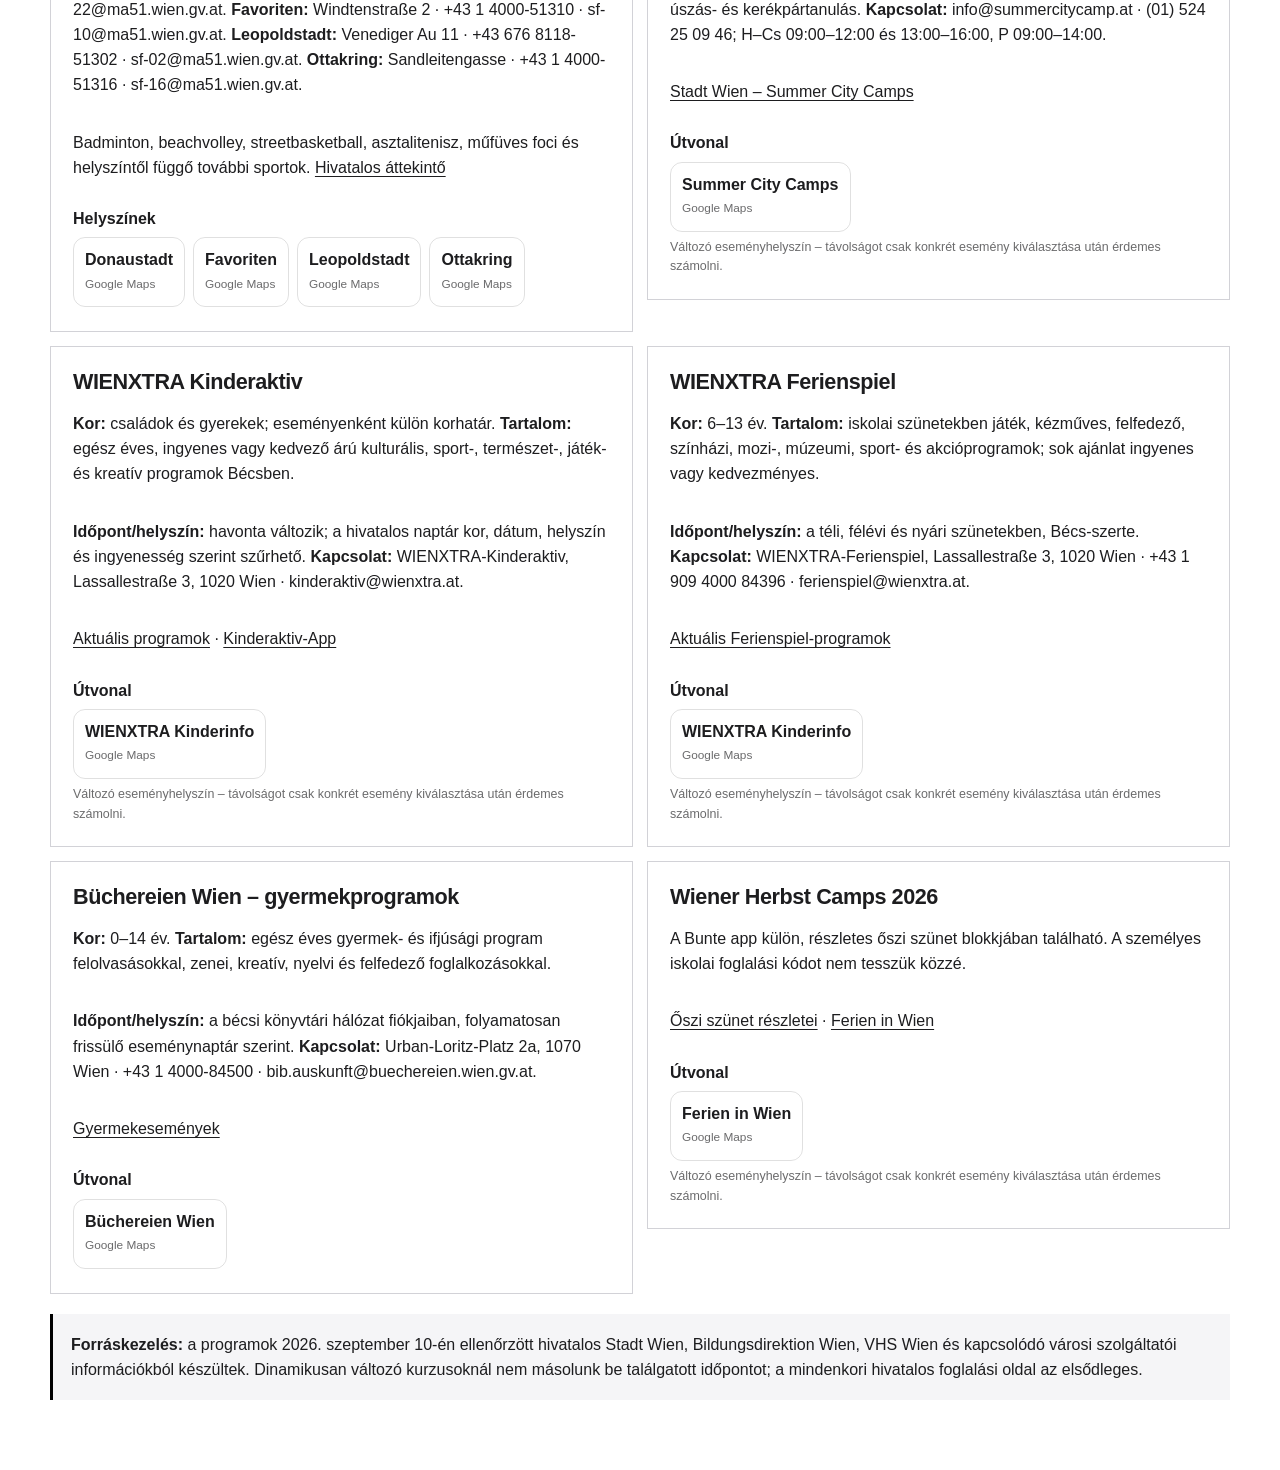
<file: stadt-wien/index.html>
<!doctype html><html lang="hu-AT"><head><meta charset="utf-8"><meta name="viewport" content="width=device-width,initial-scale=1,viewport-fit=cover"><title>Stadt Wien gyermekprogramok 2026/27 | Bunte Schule Währing</title><meta name="robots" content="noindex,nofollow,noarchive,nosnippet,noimageindex"><meta name="googlebot" content="noindex,nofollow,noarchive,nosnippet,noimageindex"><meta name="bingbot" content="noindex,nofollow,noarchive,nosnippet,noimageindex"><link rel="stylesheet" href="../styles.css?v=20260910-2"><link rel="stylesheet" href="../i18n.css?v=20260910-2"></head><body><main><section class="hero"><div class="wrap"><span class="eyebrow">Stadt Wien · 2026/27</span><h1>Városi gyermekprogramok és képzések</h1><p class="lead">A Stadt Wien, Bildungsdirektion Wien és a város megbízásából működő hivatalos szolgáltatók aktuálisan ellenőrzött, általános iskolás korosztály számára releváns ajánlatai. Csak olyan időpontot és helyszínt tüntetünk fel, amelyet a hivatalos forrás konkrétan közöl.</p><div class="hero-actions"><a class="btn" href="../">Vissza a Bunte programokhoz</a><a class="btn ghost" href="../de/stadt-wien/">DE</a><a class="btn ghost" href="../en/stadt-wien/">EN</a></div></div></section><section class="section"><div class="wrap"><div class="program-grid">
<article class="card"><h3>Wiener Lernhilfe – LernMinis</h3><p><b>Kor:</b> bécsi Volksschule tanulói. <b>Díj:</b> ingyenes. <b>2026/27 indulás:</b> 2026. október 19.; jelentkezés 2026. október 5-től. <b>Tartalom:</b> német, matematika és Deutsch Start; játékos, rendszeres tanulástámogatás.</p><p><b>Helyszín:</b> több VHS-helyszín Bécsben; a konkrét kurzus és időpont a foglalási felületen választható. <b>Kapcsolat:</b> VHS Bildungstelefon +43 1 893 00 83.</p><p><a href="https://www.vhs.at/de/e/wiener-lernhilfe/anmeldung" target="_blank" rel="noopener noreferrer">Hivatalos jelentkezés</a></p></article>
<article class="card"><h3>Wiener KinderStimmen / Singschule Wien</h3><p><b>Kor:</b> 1–4. Volksschulklasse. <b>Idő:</b> heti 50 perc. <b>Helyszín:</b> 47 bécsi helyszín. <b>Tartalom:</b> hangképzés, mozgás- és táncdalok, osztrák és nemzetközi dalok, klasszikus és pop repertoár, zenei alapok.</p><p><b>Plusz:</b> Wiener ABChöre 3. osztálytól 12 éves korig, heti 75 perc; 2026/27-ben a 2., 8., 11., 12., 19. és 22. kerületben. <b>Kapcsolat:</b> post-singschule@ma13.wien.gv.at · 01 4000-84426.</p><p><a href="https://www.wien.gv.at/bildung/musikschule-gesangsunterricht-stimmbildung-chor" target="_blank" rel="noopener noreferrer">Stadt Wien – Singschule</a></p></article>
<article class="card"><h3>Musikschulen Wien – hangszer, zene, kórus</h3><p><b>Kor:</b> gyermekek és fiatalok 25 éves korig. <b>Kínálat:</b> több mint 40 hangszer, ének, elementáris zene, zenekarok, együttesek, popular zene, világzene, inkluzív zene, kompozíció és zeneprodukció.</p><p><b>Időpont/helyszín:</b> a választott hangszer és zeneiskola szerint; felvétel szabad hely és személyes tanácsadás alapján. Online előjelentkezés bármikor lehetséges.</p><p><a href="https://www.wien.gv.at/bildung/musikschule-faecher" target="_blank" rel="noopener noreferrer">Tantárgyak</a> · <a href="https://www.wien.gv.at/amtswege/musikschulen-wien-anmeldung" target="_blank" rel="noopener noreferrer">Jelentkezés</a></p></article>
<article class="card"><h3>Tánc – Musikschulen Wien</h3><p><b>Kor:</b> Kreativer Kindertanz 4+, balett 6+; további helyszíneken jazz, hip-hop és más táncirányok. <b>Gyakoriság:</b> heti 1–3 alkalom, maximum 150 perc.</p><p><b>2026/27 helyszínek:</b> Leopoldstadt – Bildungscampus Christine Nöstlinger, Taborstraße 120 / Schweidlgasse 33; Landstraße – Campus Aron Menczer, Otto-Preminger-Straße 1; Donaustadt – Natorpgasse 1; Liesing – Josef-Kutscha-Gasse 1A, illetve inkluzív tánc/theater: Erlaaerstraße 74.</p><p><b>Kapcsolat:</b> Leopoldstadt 01 4000-02169, post-ms02@ma13.wien.gv.at · Landstraße 01 4000-03171, post-ms03@ma13.wien.gv.at · Donaustadt 01 4000-22160, post-ms22@ma13.wien.gv.at · Liesing 01 4000-23167, post-ms23@ma13.wien.gv.at.</p><p><a href="https://www.wien.gv.at/bildung/musikschule-tanzklassen-anmeldung" target="_blank" rel="noopener noreferrer">2026/27 helyszínek és jelentkezés</a></p></article>
<article class="card"><h3>Talente-Schwimmkurse – őszi/téli félév 2026</h3><p><b>Kor:</b> 5–12 év. <b>Időszak:</b> 2026.09.28–12.21., 10 alkalom. <b>Díj:</b> 55 € belépővel. Kezdők és haladók külön csoportban.</p><p><b>Amalienbad:</b> hétfő 16:45–17:35 kezdő, 17:45–18:35 haladó. <b>Brigittenauer Bad:</b> péntek 17:00–17:50 kezdő, 18:00–18:50 haladó. <b>Floridsdorfer Bad:</b> hétfő 16:45–17:35 kezdő, 17:45–18:35 haladó.</p><p><b>Szervező:</b> Sport Wien (MA 51) + ASKÖ WAT. <a href="https://www.wien.gv.at/freizeit/schwimmkurse-kinder" target="_blank" rel="noopener noreferrer">Hivatalos részletek</a></p></article>
<article class="card"><h3>Stadt Wien Bäder – csoportos úszásoktatás</h3><p><b>Kor:</b> gyermek kezdőkurzus 6–13 év; nyári intenzív kurzusok 6–17 év. <b>Felépítés:</b> 10 × kb. 45 perc. <b>Díj:</b> 130 €, a kurzusnapi belépővel és gyermekkurzusnál egy kísérő belépőjével.</p><p><b>Időpont/helyszín:</b> ősszel, tavasszal és nyáron; a konkrét fürdő és időpont az online jelentkezéskor választható.</p><p><a href="https://www.wien.gv.at/freizeit/schwimmkurse-kinder-jugend" target="_blank" rel="noopener noreferrer">Aktuális kurzuslista és jelentkezés</a></p></article>
<article class="card"><h3>Sport & Fun Hallen</h3><p><b>Kor:</b> mindenki; 17 éves korig belépő 2,80 €. <b>Nyitva:</b> H–P 08:00–18:00, Szo 12:00–18:00, V/ünnepnap 10:00–18:30. Sporteszközök ingyen kölcsönözhetők.</p><p><b>Donaustadt:</b> Erzherzog-Karl-Straße 108 · +43 1 4000-51322 · sf-22@ma51.wien.gv.at. <b>Favoriten:</b> Windtenstraße 2 · +43 1 4000-51310 · sf-10@ma51.wien.gv.at. <b>Leopoldstadt:</b> Venediger Au 11 · +43 676 8118-51302 · sf-02@ma51.wien.gv.at. <b>Ottakring:</b> Sandleitengasse · +43 1 4000-51316 · sf-16@ma51.wien.gv.at.</p><p>Badminton, beachvolley, streetbasketball, asztalitenisz, műfüves foci és helyszíntől függő további sportok. <a href="https://www.wien.gv.at/freizeit/sport-fun-hallen" target="_blank" rel="noopener noreferrer">Hivatalos áttekintő</a></p></article>
<article class="card"><h3>Summer City Camps – városi nyári felügyelet</h3><p><b>Kor:</b> 6–12 év; emelt támogatási igény esetén kiscsoport 14 éves korig. <b>2026:</b> július 6. – szeptember 4., 34 helyszín, kb. 33 000 férőhely. <b>Díj:</b> 80 €/gyermek/hét, ebéddel és egészséges uzsonnával.</p><p><b>Tartalom:</b> mozgás, sport, kreatív és közösségi programok, egyes helyeken úszás- és kerékpártanulás. <b>Kapcsolat:</b> info@summercitycamp.at · (01) 524 25 09 46; H–Cs 09:00–12:00 és 13:00–16:00, P 09:00–14:00.</p><p><a href="https://www.wien.gv.at/bildung/summer-city-camps" target="_blank" rel="noopener noreferrer">Stadt Wien – Summer City Camps</a></p></article>
<!-- city-extra -->
<article class="card"><h3>WIENXTRA Kinderaktiv</h3><p><b>Kor:</b> családok és gyerekek; eseményenként külön korhatár. <b>Tartalom:</b> egész éves, ingyenes vagy kedvező árú kulturális, sport-, természet-, játék- és kreatív programok Bécsben.</p><p><b>Időpont/helyszín:</b> havonta változik; a hivatalos naptár kor, dátum, helyszín és ingyenesség szerint szűrhető. <b>Kapcsolat:</b> WIENXTRA-Kinderaktiv, Lassallestraße 3, 1020 Wien · kinderaktiv@wienxtra.at.</p><p><a href="https://wienxtra.at/kinder/kinderaktiv/" target="_blank" rel="noopener noreferrer">Aktuális programok</a> · <a href="https://wienxtra.at/kinderaktiv/app/" target="_blank" rel="noopener noreferrer">Kinderaktiv-App</a></p></article>
<article class="card"><h3>WIENXTRA Ferienspiel</h3><p><b>Kor:</b> 6–13 év. <b>Tartalom:</b> iskolai szünetekben játék, kézműves, felfedező, színházi, mozi-, múzeumi, sport- és akcióprogramok; sok ajánlat ingyenes vagy kedvezményes.</p><p><b>Időpont/helyszín:</b> a téli, félévi és nyári szünetekben, Bécs-szerte. <b>Kapcsolat:</b> WIENXTRA-Ferienspiel, Lassallestraße 3, 1020 Wien · +43 1 909 4000 84396 · ferienspiel@wienxtra.at.</p><p><a href="https://wienxtra.at/kinder/kinderaktiv/" target="_blank" rel="noopener noreferrer">Aktuális Ferienspiel-programok</a></p></article>
<article class="card"><h3>Büchereien Wien – gyermekprogramok</h3><p><b>Kor:</b> 0–14 év. <b>Tartalom:</b> egész éves gyermek- és ifjúsági program felolvasásokkal, zenei, kreatív, nyelvi és felfedező foglalkozásokkal.</p><p><b>Időpont/helyszín:</b> a bécsi könyvtári hálózat fiókjaiban, folyamatosan frissülő eseménynaptár szerint. <b>Kapcsolat:</b> Urban-Loritz-Platz 2a, 1070 Wien · +43 1 4000-84500 · bib.auskunft@buechereien.wien.gv.at.</p><p><a href="https://buechereien.wien.gv.at/B%C3%BCchereien-Wien/Veranstaltungen/Kinder" target="_blank" rel="noopener noreferrer">Gyermekesemények</a></p></article>
<article class="card"><h3>Wiener Herbst Camps 2026</h3><p>A Bunte app külön, részletes őszi szünet blokkjában található. A személyes iskolai foglalási kódot nem tesszük közzé.</p><p><a href="../#herbst-camps">Őszi szünet részletei</a> · <a href="https://www.ferieninwien.at/" target="_blank" rel="noopener noreferrer">Ferien in Wien</a></p></article>
</div><div class="source-priority"><strong>Forráskezelés:</strong> a programok 2026. szeptember 10-én ellenőrzött hivatalos Stadt Wien, Bildungsdirektion Wien, VHS Wien és kapcsolódó városi szolgáltatói információkból készültek. Dinamikusan változó kurzusoknál nem másolunk be találgatott időpontot; a mindenkori hivatalos foglalási oldal az elsődleges.</div></div></section></main><script src="../stadt-wien-filters.js?v=20260910-2" defer></script><script src="../distance-system.js?v=20260910-1" defer></script><script src="../stadt-wien-sort-sync.js?v=20260910-1" defer></script><script src="../whatsapp-report.js?v=20260910-1" defer></script></body></html>
</file>
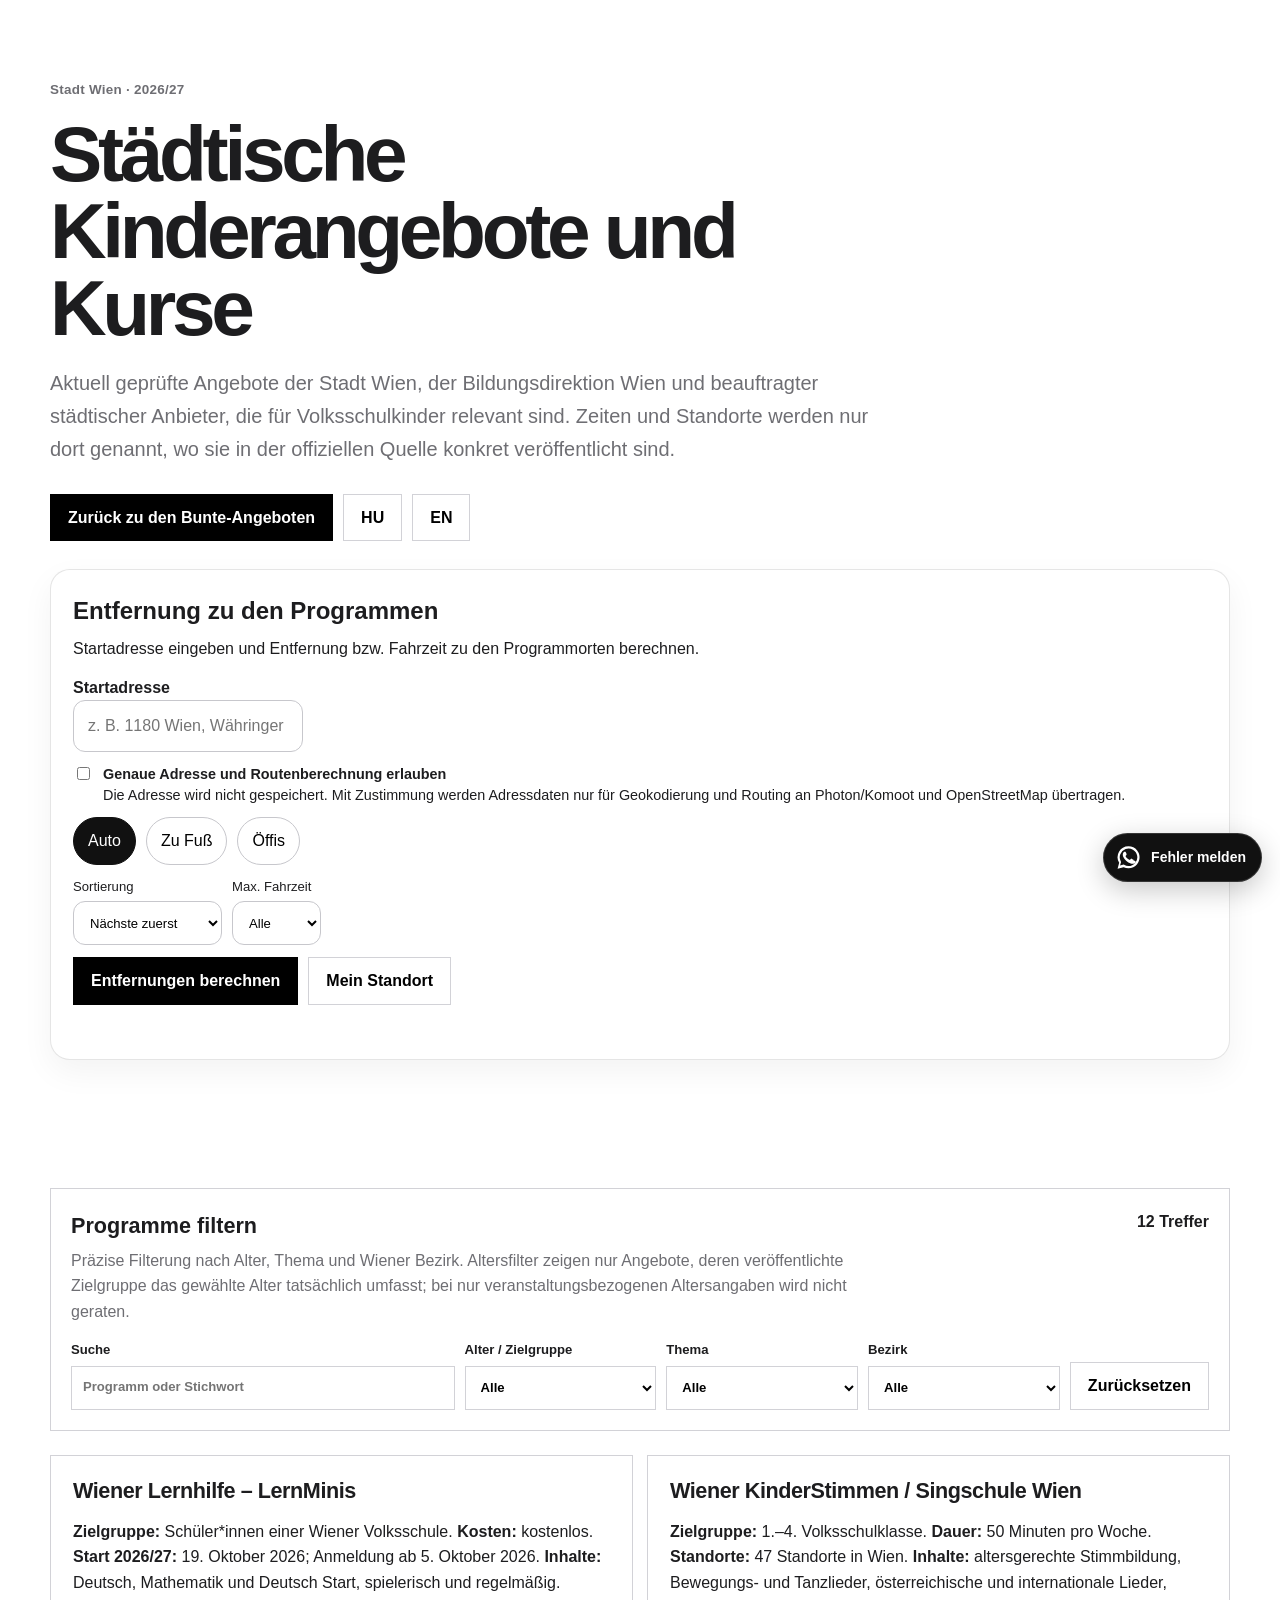
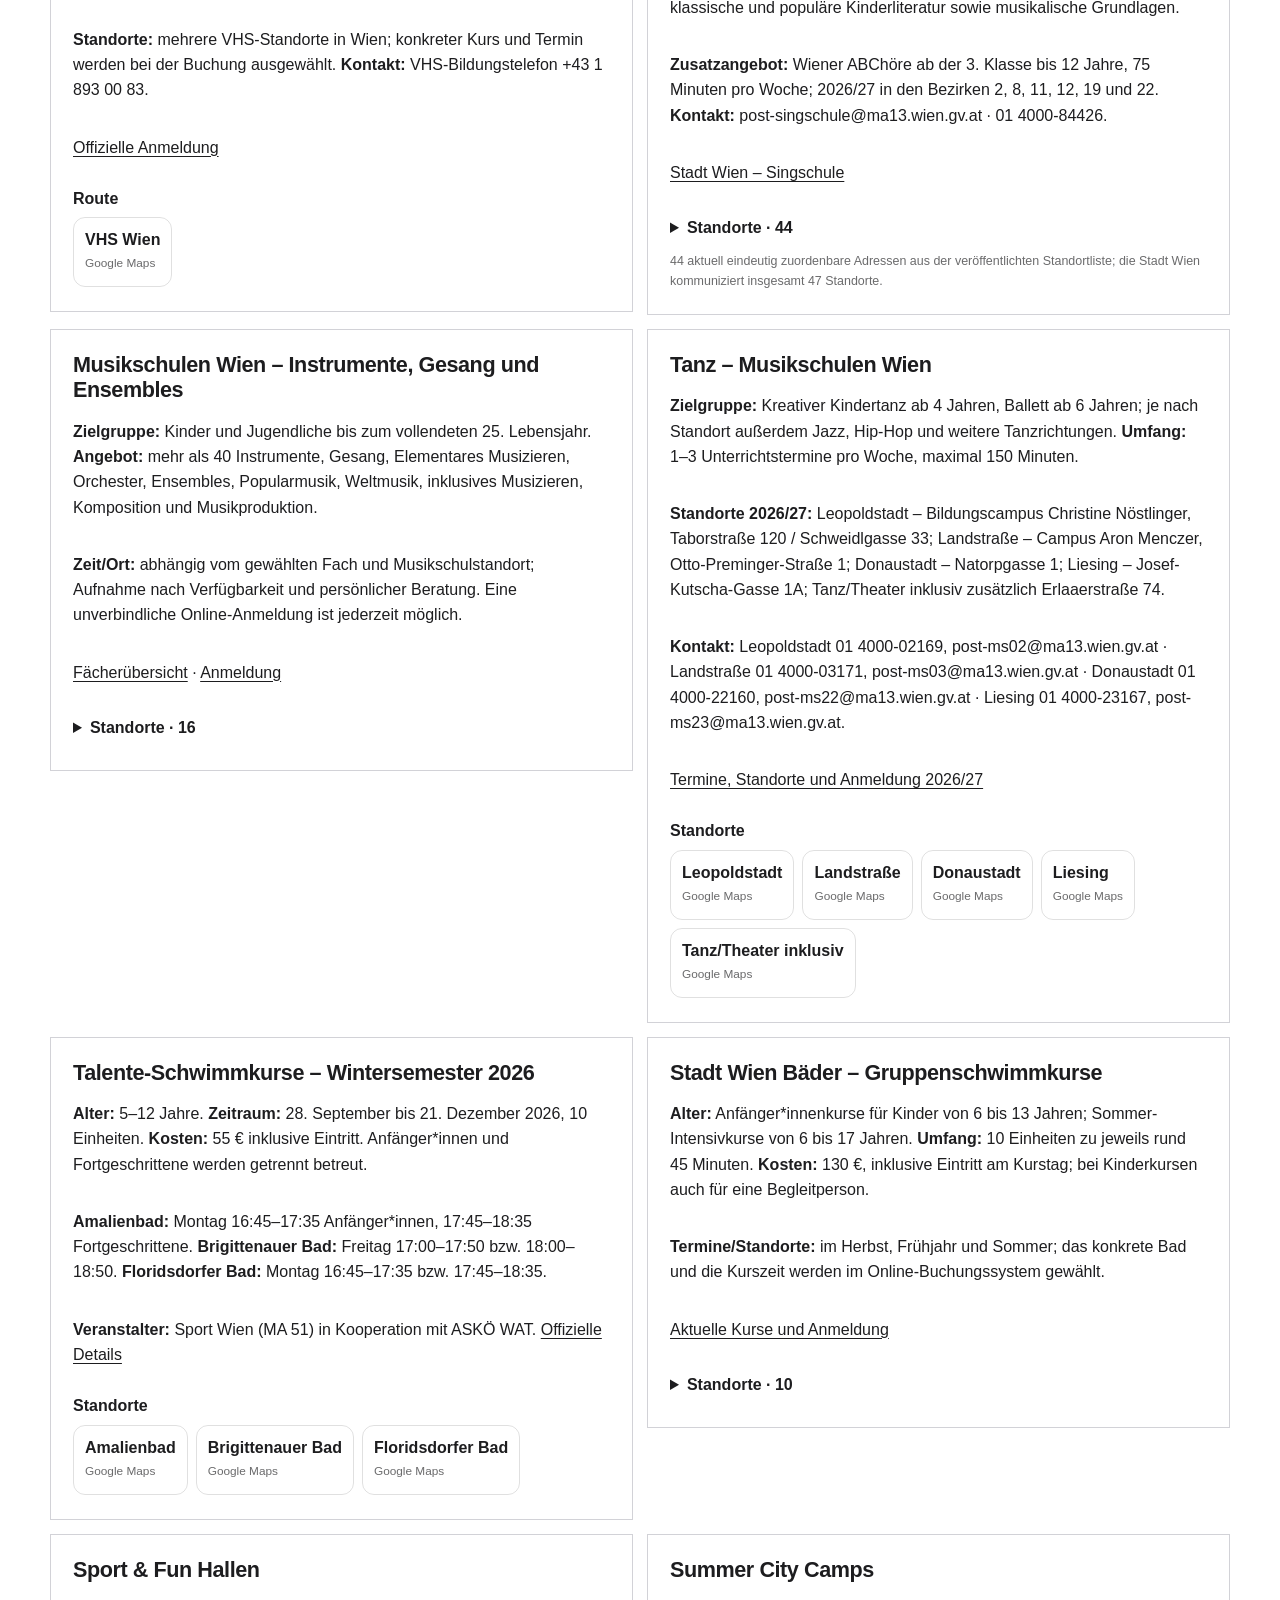
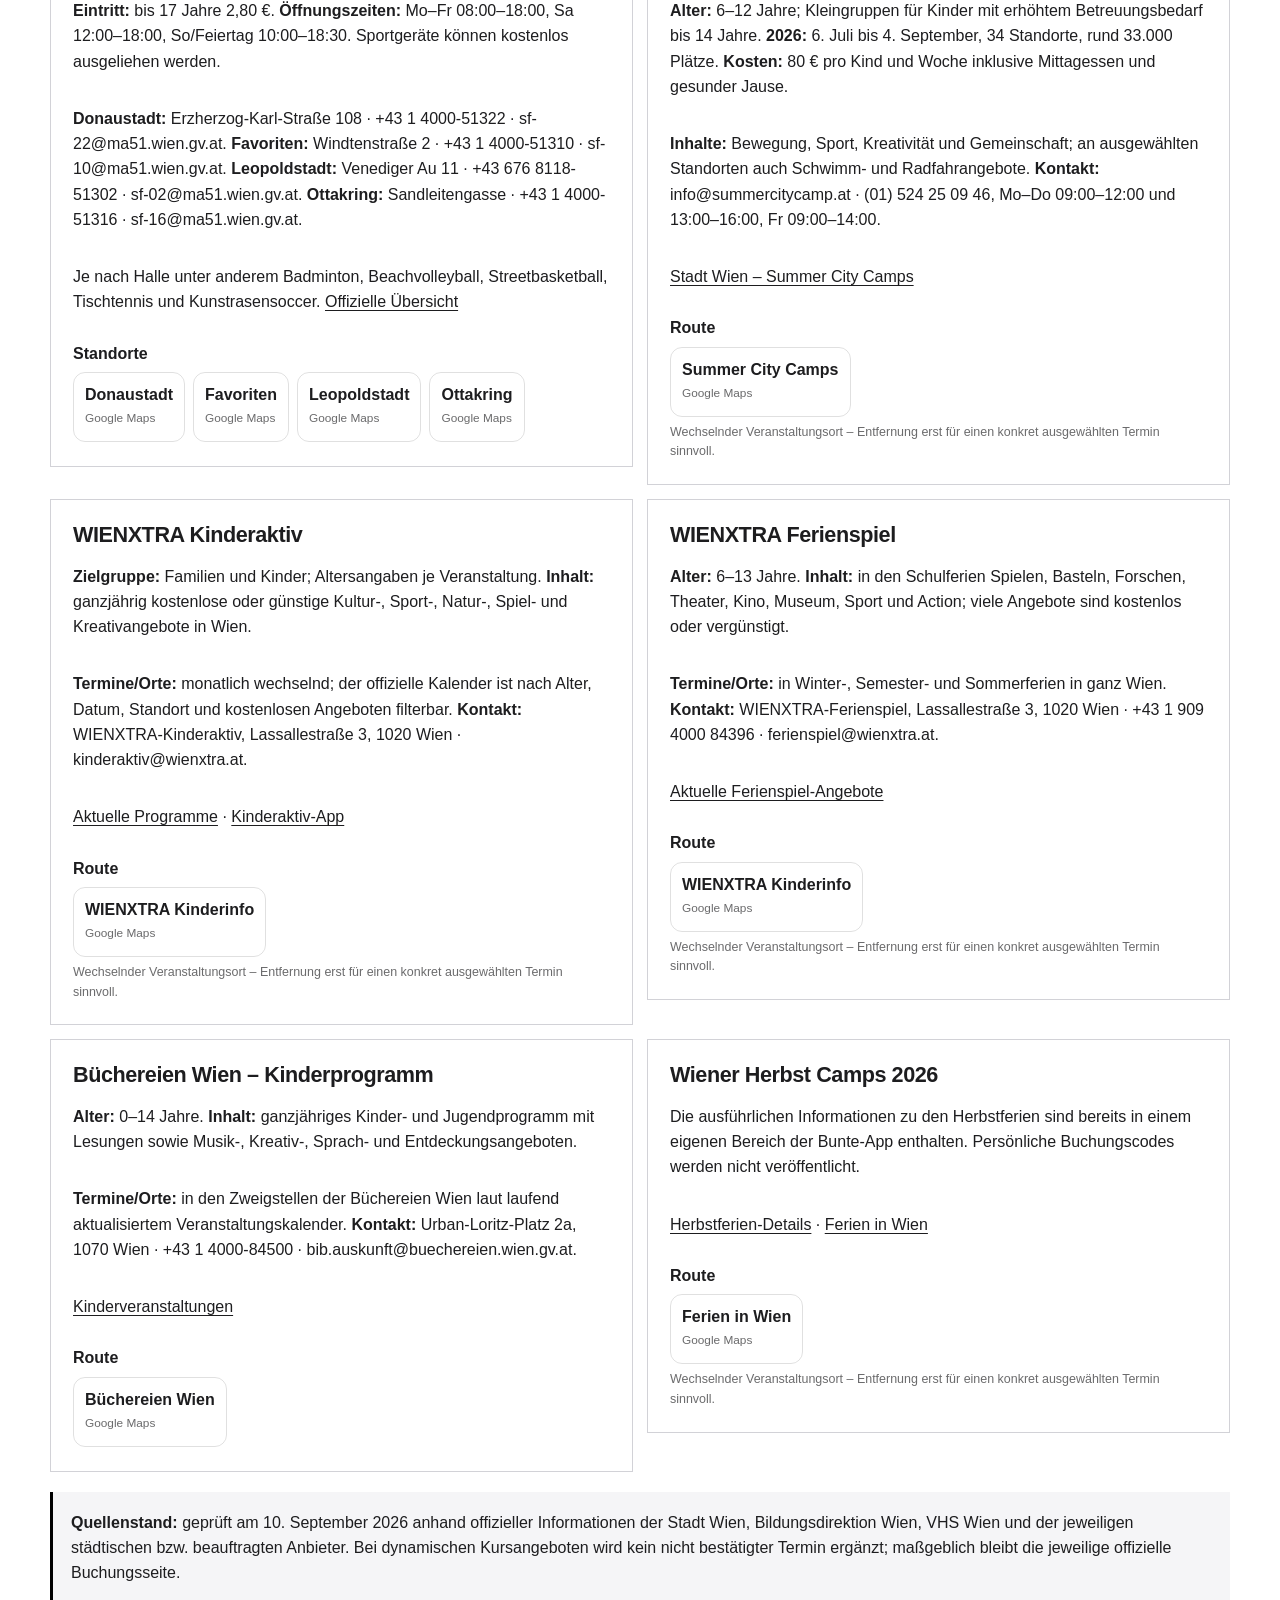
<file: de/stadt-wien/index.html>
<!doctype html><html lang="de-AT"><head><meta charset="utf-8"><meta name="viewport" content="width=device-width,initial-scale=1,viewport-fit=cover"><title>Stadt Wien Kinderangebote 2026/27 | Bunte Schule Währing</title><meta name="robots" content="noindex,nofollow,noarchive,nosnippet,noimageindex"><meta name="googlebot" content="noindex,nofollow,noarchive,nosnippet,noimageindex"><meta name="bingbot" content="noindex,nofollow,noarchive,nosnippet,noimageindex"><link rel="stylesheet" href="../../styles.css?v=20260910-2"><link rel="stylesheet" href="../../i18n.css?v=20260910-2"></head><body><main><section class="hero"><div class="wrap"><span class="eyebrow">Stadt Wien · 2026/27</span><h1>Städtische Kinderangebote und Kurse</h1><p class="lead">Aktuell geprüfte Angebote der Stadt Wien, der Bildungsdirektion Wien und beauftragter städtischer Anbieter, die für Volksschulkinder relevant sind. Zeiten und Standorte werden nur dort genannt, wo sie in der offiziellen Quelle konkret veröffentlicht sind.</p><div class="hero-actions"><a class="btn" href="../../de/">Zurück zu den Bunte-Angeboten</a><a class="btn ghost" href="../../stadt-wien/">HU</a><a class="btn ghost" href="../../en/stadt-wien/">EN</a></div></div></section><section class="section"><div class="wrap"><div class="program-grid">
<article class="card"><h3>Wiener Lernhilfe – LernMinis</h3><p><b>Zielgruppe:</b> Schüler*innen einer Wiener Volksschule. <b>Kosten:</b> kostenlos. <b>Start 2026/27:</b> 19. Oktober 2026; Anmeldung ab 5. Oktober 2026. <b>Inhalte:</b> Deutsch, Mathematik und Deutsch Start, spielerisch und regelmäßig.</p><p><b>Standorte:</b> mehrere VHS-Standorte in Wien; konkreter Kurs und Termin werden bei der Buchung ausgewählt. <b>Kontakt:</b> VHS-Bildungstelefon +43 1 893 00 83.</p><p><a href="https://www.vhs.at/de/e/wiener-lernhilfe/anmeldung" target="_blank" rel="noopener noreferrer">Offizielle Anmeldung</a></p></article>
<article class="card"><h3>Wiener KinderStimmen / Singschule Wien</h3><p><b>Zielgruppe:</b> 1.–4. Volksschulklasse. <b>Dauer:</b> 50 Minuten pro Woche. <b>Standorte:</b> 47 Standorte in Wien. <b>Inhalte:</b> altersgerechte Stimmbildung, Bewegungs- und Tanzlieder, österreichische und internationale Lieder, klassische und populäre Kinderliteratur sowie musikalische Grundlagen.</p><p><b>Zusatzangebot:</b> Wiener ABChöre ab der 3. Klasse bis 12 Jahre, 75 Minuten pro Woche; 2026/27 in den Bezirken 2, 8, 11, 12, 19 und 22. <b>Kontakt:</b> post-singschule@ma13.wien.gv.at · 01 4000-84426.</p><p><a href="https://www.wien.gv.at/bildung/musikschule-gesangsunterricht-stimmbildung-chor" target="_blank" rel="noopener noreferrer">Stadt Wien – Singschule</a></p></article>
<article class="card"><h3>Musikschulen Wien – Instrumente, Gesang und Ensembles</h3><p><b>Zielgruppe:</b> Kinder und Jugendliche bis zum vollendeten 25. Lebensjahr. <b>Angebot:</b> mehr als 40 Instrumente, Gesang, Elementares Musizieren, Orchester, Ensembles, Popularmusik, Weltmusik, inklusives Musizieren, Komposition und Musikproduktion.</p><p><b>Zeit/Ort:</b> abhängig vom gewählten Fach und Musikschulstandort; Aufnahme nach Verfügbarkeit und persönlicher Beratung. Eine unverbindliche Online-Anmeldung ist jederzeit möglich.</p><p><a href="https://www.wien.gv.at/bildung/musikschule-faecher" target="_blank" rel="noopener noreferrer">Fächerübersicht</a> · <a href="https://www.wien.gv.at/amtswege/musikschulen-wien-anmeldung" target="_blank" rel="noopener noreferrer">Anmeldung</a></p></article>
<article class="card"><h3>Tanz – Musikschulen Wien</h3><p><b>Zielgruppe:</b> Kreativer Kindertanz ab 4 Jahren, Ballett ab 6 Jahren; je nach Standort außerdem Jazz, Hip-Hop und weitere Tanzrichtungen. <b>Umfang:</b> 1–3 Unterrichtstermine pro Woche, maximal 150 Minuten.</p><p><b>Standorte 2026/27:</b> Leopoldstadt – Bildungscampus Christine Nöstlinger, Taborstraße 120 / Schweidlgasse 33; Landstraße – Campus Aron Menczer, Otto-Preminger-Straße 1; Donaustadt – Natorpgasse 1; Liesing – Josef-Kutscha-Gasse 1A; Tanz/Theater inklusiv zusätzlich Erlaaerstraße 74.</p><p><b>Kontakt:</b> Leopoldstadt 01 4000-02169, post-ms02@ma13.wien.gv.at · Landstraße 01 4000-03171, post-ms03@ma13.wien.gv.at · Donaustadt 01 4000-22160, post-ms22@ma13.wien.gv.at · Liesing 01 4000-23167, post-ms23@ma13.wien.gv.at.</p><p><a href="https://www.wien.gv.at/bildung/musikschule-tanzklassen-anmeldung" target="_blank" rel="noopener noreferrer">Termine, Standorte und Anmeldung 2026/27</a></p></article>
<article class="card"><h3>Talente-Schwimmkurse – Wintersemester 2026</h3><p><b>Alter:</b> 5–12 Jahre. <b>Zeitraum:</b> 28. September bis 21. Dezember 2026, 10 Einheiten. <b>Kosten:</b> 55 € inklusive Eintritt. Anfänger*innen und Fortgeschrittene werden getrennt betreut.</p><p><b>Amalienbad:</b> Montag 16:45–17:35 Anfänger*innen, 17:45–18:35 Fortgeschrittene. <b>Brigittenauer Bad:</b> Freitag 17:00–17:50 bzw. 18:00–18:50. <b>Floridsdorfer Bad:</b> Montag 16:45–17:35 bzw. 17:45–18:35.</p><p><b>Veranstalter:</b> Sport Wien (MA 51) in Kooperation mit ASKÖ WAT. <a href="https://www.wien.gv.at/freizeit/schwimmkurse-kinder" target="_blank" rel="noopener noreferrer">Offizielle Details</a></p></article>
<article class="card"><h3>Stadt Wien Bäder – Gruppenschwimmkurse</h3><p><b>Alter:</b> Anfänger*innenkurse für Kinder von 6 bis 13 Jahren; Sommer-Intensivkurse von 6 bis 17 Jahren. <b>Umfang:</b> 10 Einheiten zu jeweils rund 45 Minuten. <b>Kosten:</b> 130 €, inklusive Eintritt am Kurstag; bei Kinderkursen auch für eine Begleitperson.</p><p><b>Termine/Standorte:</b> im Herbst, Frühjahr und Sommer; das konkrete Bad und die Kurszeit werden im Online-Buchungssystem gewählt.</p><p><a href="https://www.wien.gv.at/freizeit/schwimmkurse-kinder-jugend" target="_blank" rel="noopener noreferrer">Aktuelle Kurse und Anmeldung</a></p></article>
<article class="card"><h3>Sport & Fun Hallen</h3><p><b>Eintritt:</b> bis 17 Jahre 2,80 €. <b>Öffnungszeiten:</b> Mo–Fr 08:00–18:00, Sa 12:00–18:00, So/Feiertag 10:00–18:30. Sportgeräte können kostenlos ausgeliehen werden.</p><p><b>Donaustadt:</b> Erzherzog-Karl-Straße 108 · +43 1 4000-51322 · sf-22@ma51.wien.gv.at. <b>Favoriten:</b> Windtenstraße 2 · +43 1 4000-51310 · sf-10@ma51.wien.gv.at. <b>Leopoldstadt:</b> Venediger Au 11 · +43 676 8118-51302 · sf-02@ma51.wien.gv.at. <b>Ottakring:</b> Sandleitengasse · +43 1 4000-51316 · sf-16@ma51.wien.gv.at.</p><p>Je nach Halle unter anderem Badminton, Beachvolleyball, Streetbasketball, Tischtennis und Kunstrasensoccer. <a href="https://www.wien.gv.at/freizeit/sport-fun-hallen" target="_blank" rel="noopener noreferrer">Offizielle Übersicht</a></p></article>
<article class="card"><h3>Summer City Camps</h3><p><b>Alter:</b> 6–12 Jahre; Kleingruppen für Kinder mit erhöhtem Betreuungsbedarf bis 14 Jahre. <b>2026:</b> 6. Juli bis 4. September, 34 Standorte, rund 33.000 Plätze. <b>Kosten:</b> 80 € pro Kind und Woche inklusive Mittagessen und gesunder Jause.</p><p><b>Inhalte:</b> Bewegung, Sport, Kreativität und Gemeinschaft; an ausgewählten Standorten auch Schwimm- und Radfahrangebote. <b>Kontakt:</b> info@summercitycamp.at · (01) 524 25 09 46, Mo–Do 09:00–12:00 und 13:00–16:00, Fr 09:00–14:00.</p><p><a href="https://www.wien.gv.at/bildung/summer-city-camps" target="_blank" rel="noopener noreferrer">Stadt Wien – Summer City Camps</a></p></article>
<!-- city-extra -->
<article class="card"><h3>WIENXTRA Kinderaktiv</h3><p><b>Zielgruppe:</b> Familien und Kinder; Altersangaben je Veranstaltung. <b>Inhalt:</b> ganzjährig kostenlose oder günstige Kultur-, Sport-, Natur-, Spiel- und Kreativangebote in Wien.</p><p><b>Termine/Orte:</b> monatlich wechselnd; der offizielle Kalender ist nach Alter, Datum, Standort und kostenlosen Angeboten filterbar. <b>Kontakt:</b> WIENXTRA-Kinderaktiv, Lassallestraße 3, 1020 Wien · kinderaktiv@wienxtra.at.</p><p><a href="https://wienxtra.at/kinder/kinderaktiv/" target="_blank" rel="noopener noreferrer">Aktuelle Programme</a> · <a href="https://wienxtra.at/kinderaktiv/app/" target="_blank" rel="noopener noreferrer">Kinderaktiv-App</a></p></article>
<article class="card"><h3>WIENXTRA Ferienspiel</h3><p><b>Alter:</b> 6–13 Jahre. <b>Inhalt:</b> in den Schulferien Spielen, Basteln, Forschen, Theater, Kino, Museum, Sport und Action; viele Angebote sind kostenlos oder vergünstigt.</p><p><b>Termine/Orte:</b> in Winter-, Semester- und Sommerferien in ganz Wien. <b>Kontakt:</b> WIENXTRA-Ferienspiel, Lassallestraße 3, 1020 Wien · +43 1 909 4000 84396 · ferienspiel@wienxtra.at.</p><p><a href="https://wienxtra.at/kinder/kinderaktiv/" target="_blank" rel="noopener noreferrer">Aktuelle Ferienspiel-Angebote</a></p></article>
<article class="card"><h3>Büchereien Wien – Kinderprogramm</h3><p><b>Alter:</b> 0–14 Jahre. <b>Inhalt:</b> ganzjähriges Kinder- und Jugendprogramm mit Lesungen sowie Musik-, Kreativ-, Sprach- und Entdeckungsangeboten.</p><p><b>Termine/Orte:</b> in den Zweigstellen der Büchereien Wien laut laufend aktualisiertem Veranstaltungskalender. <b>Kontakt:</b> Urban-Loritz-Platz 2a, 1070 Wien · +43 1 4000-84500 · bib.auskunft@buechereien.wien.gv.at.</p><p><a href="https://buechereien.wien.gv.at/B%C3%BCchereien-Wien/Veranstaltungen/Kinder" target="_blank" rel="noopener noreferrer">Kinderveranstaltungen</a></p></article>
<article class="card"><h3>Wiener Herbst Camps 2026</h3><p>Die ausführlichen Informationen zu den Herbstferien sind bereits in einem eigenen Bereich der Bunte-App enthalten. Persönliche Buchungscodes werden nicht veröffentlicht.</p><p><a href="../../de/#herbst-camps">Herbstferien-Details</a> · <a href="https://www.ferieninwien.at/" target="_blank" rel="noopener noreferrer">Ferien in Wien</a></p></article>
</div><div class="source-priority"><strong>Quellenstand:</strong> geprüft am 10. September 2026 anhand offizieller Informationen der Stadt Wien, Bildungsdirektion Wien, VHS Wien und der jeweiligen städtischen bzw. beauftragten Anbieter. Bei dynamischen Kursangeboten wird kein nicht bestätigter Termin ergänzt; maßgeblich bleibt die jeweilige offizielle Buchungsseite.</div></div></section></main><script src="../../stadt-wien-filters.js?v=20260910-2" defer></script><script src="../../distance-system.js?v=20260910-1" defer></script><script src="../../stadt-wien-sort-sync.js?v=20260910-1" defer></script><script src="../../whatsapp-report.js?v=20260910-1" defer></script></body></html>
</file>
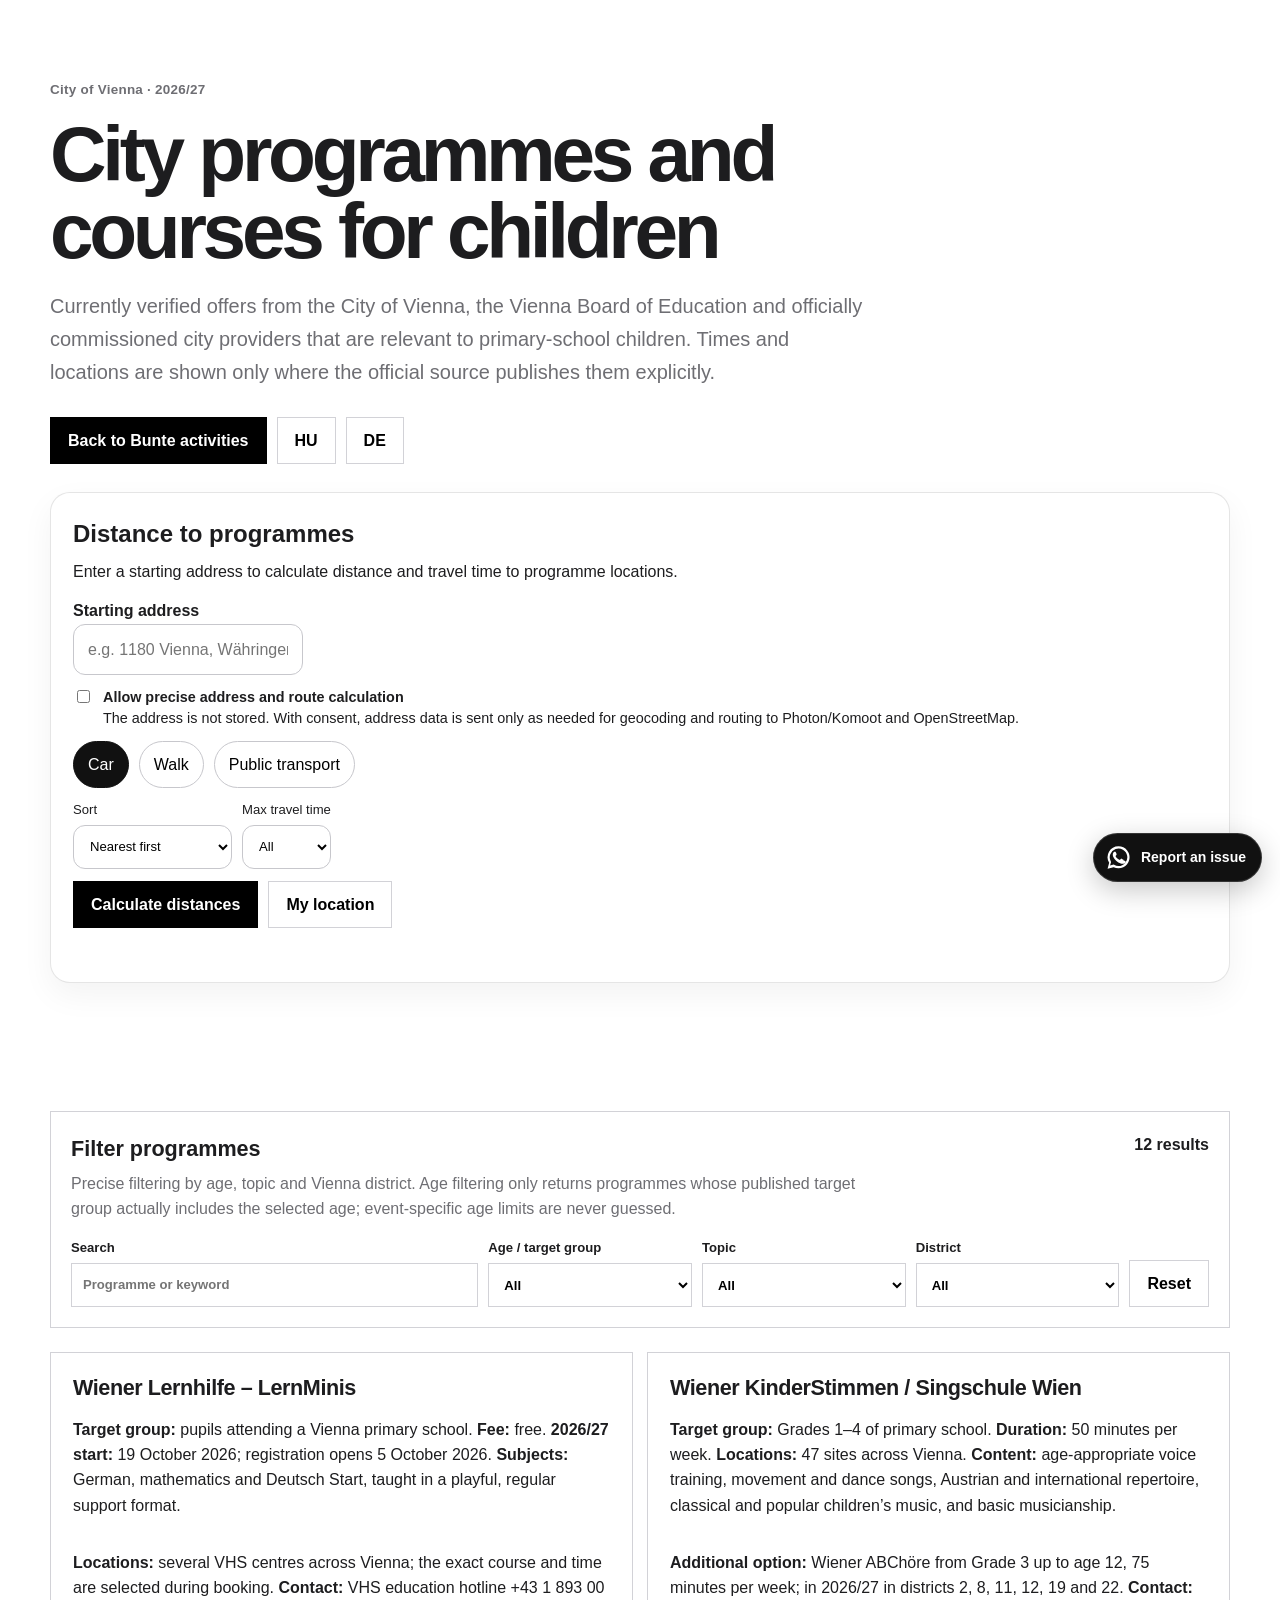
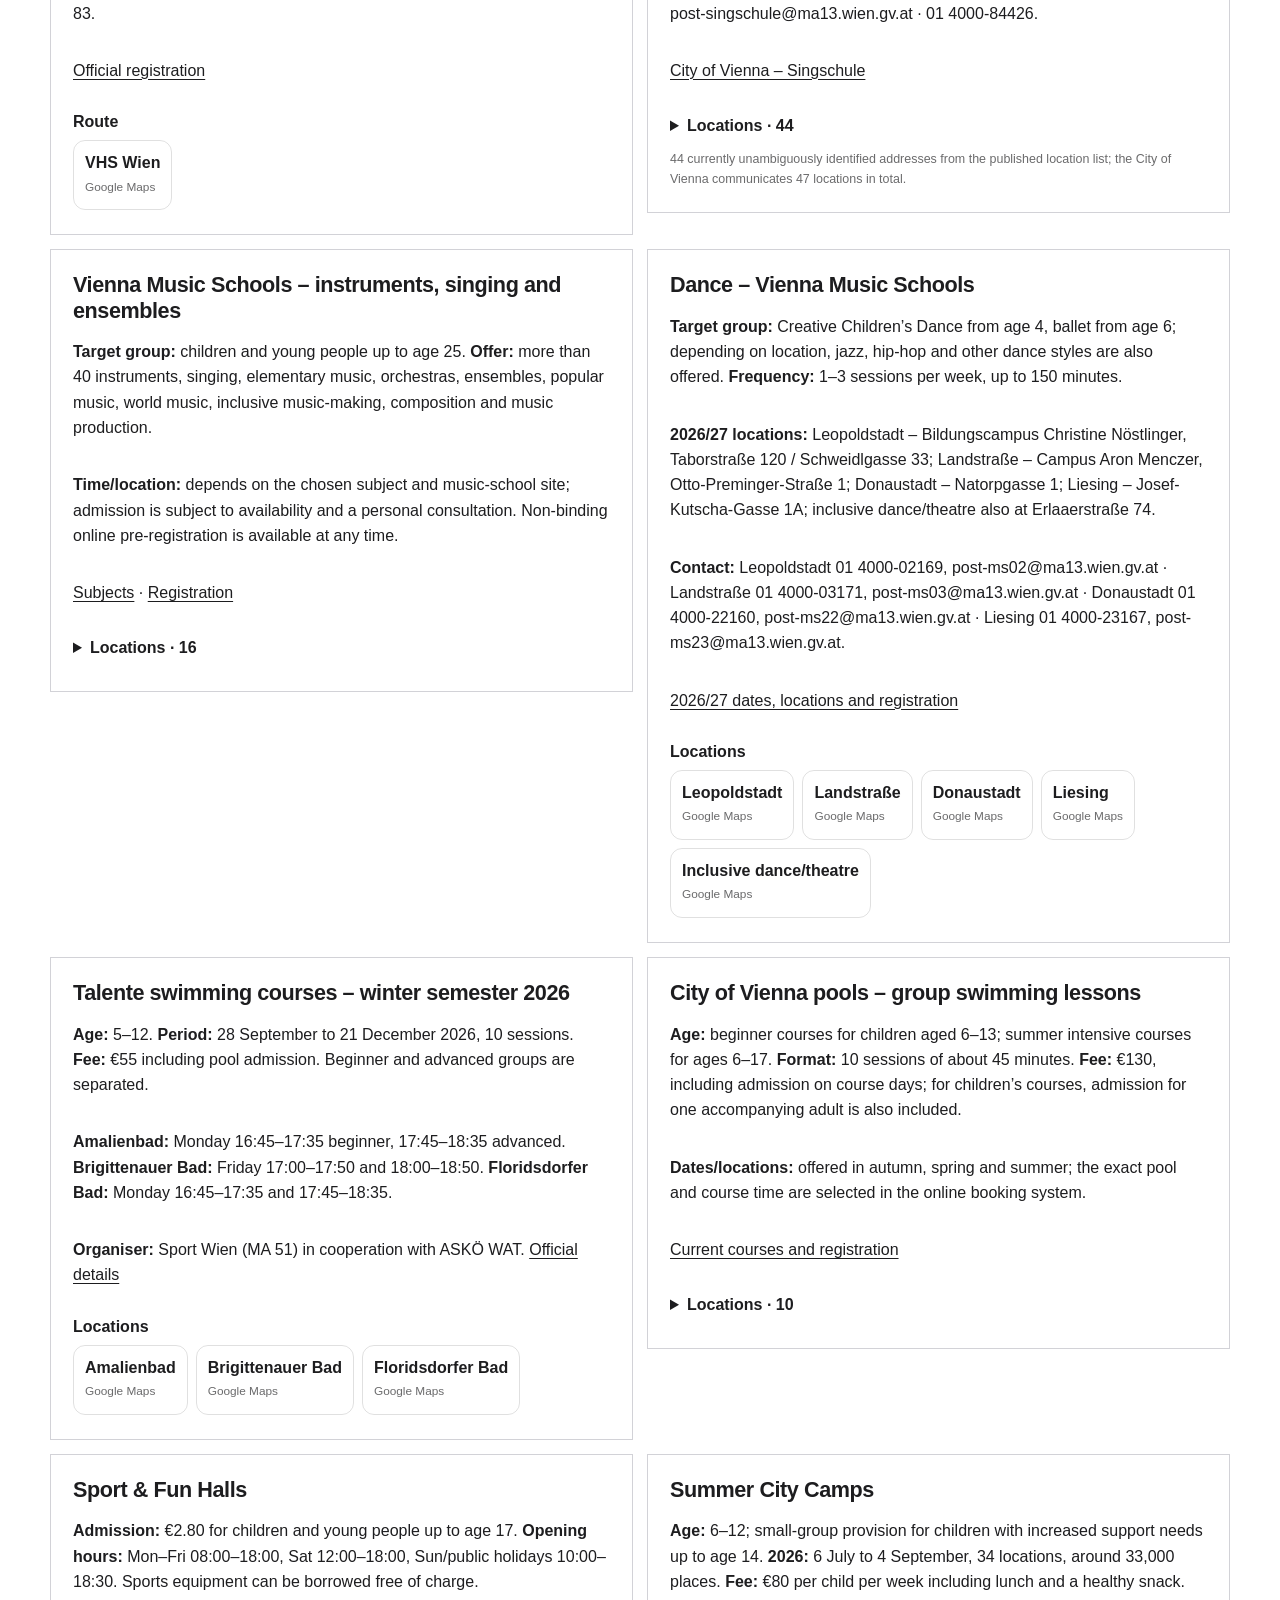
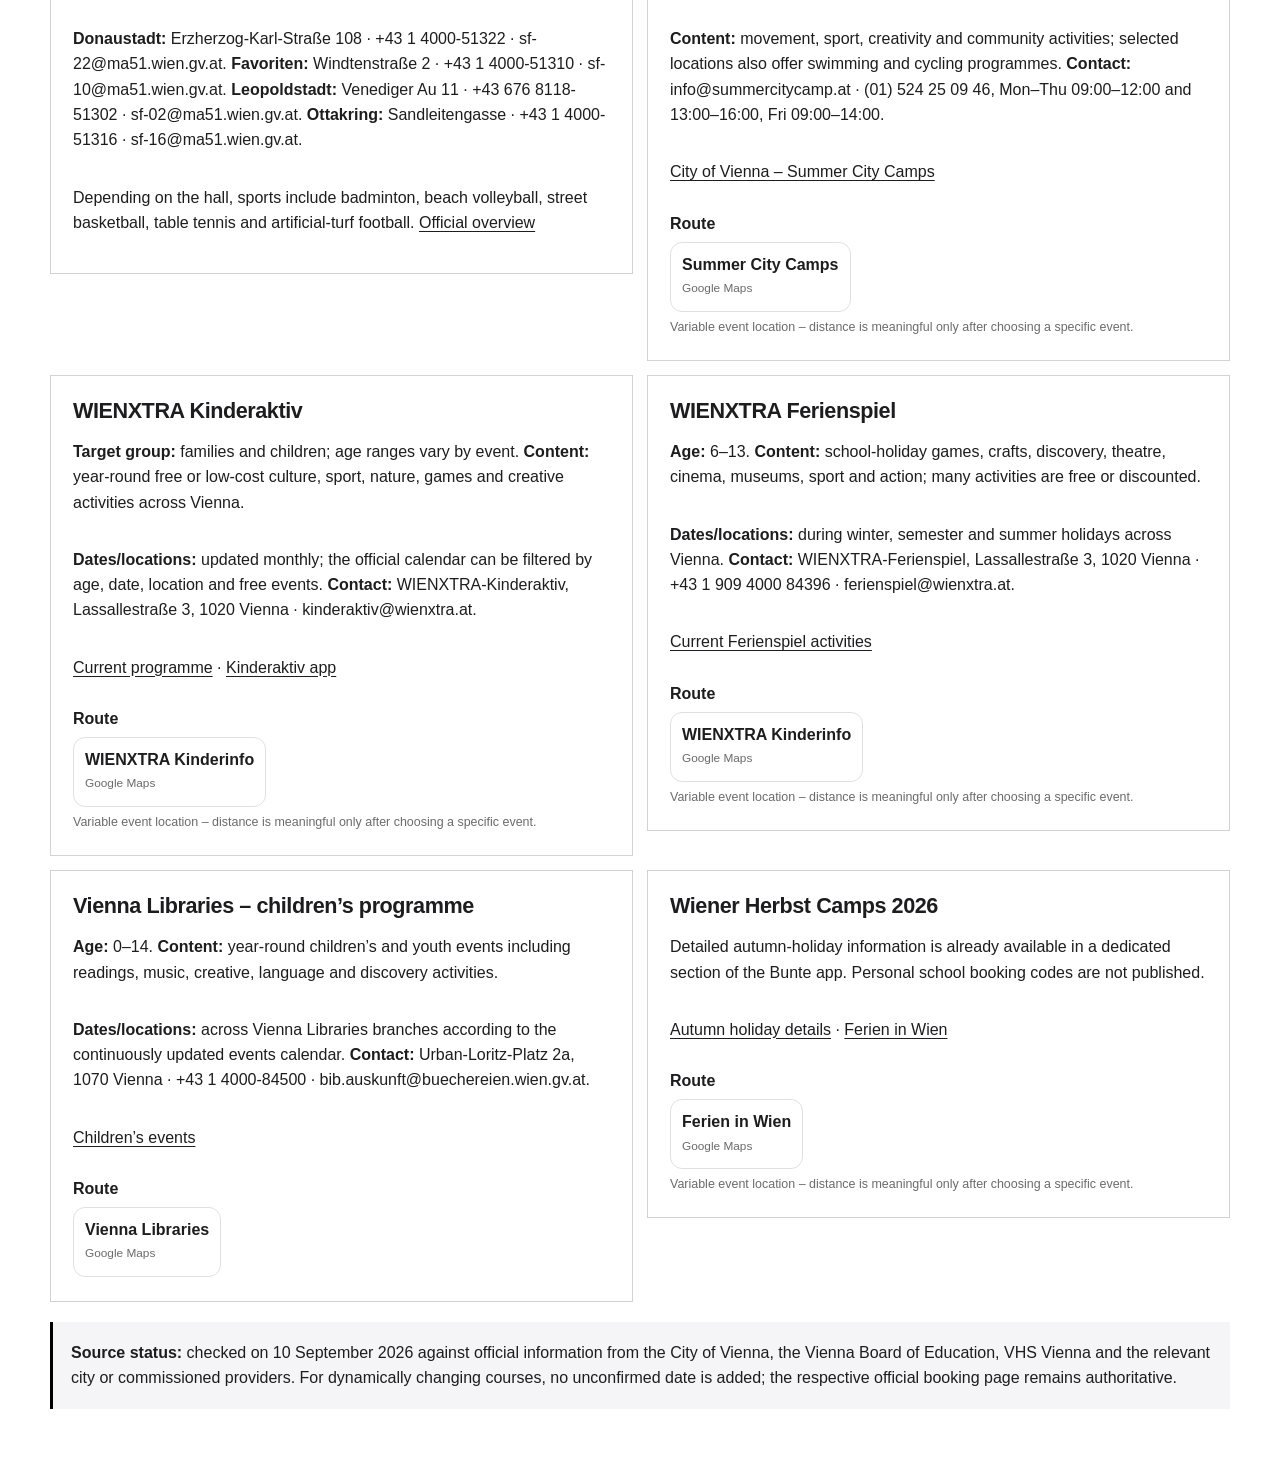
<file: en/stadt-wien/index.html>
<!doctype html><html lang="en"><head><meta charset="utf-8"><meta name="viewport" content="width=device-width,initial-scale=1,viewport-fit=cover"><title>City of Vienna children’s programmes 2026/27 | Bunte Schule Währing</title><meta name="robots" content="noindex,nofollow,noarchive,nosnippet,noimageindex"><meta name="googlebot" content="noindex,nofollow,noarchive,nosnippet,noimageindex"><meta name="bingbot" content="noindex,nofollow,noarchive,nosnippet,noimageindex"><link rel="stylesheet" href="../../styles.css?v=20260910-2"><link rel="stylesheet" href="../../i18n.css?v=20260910-2"></head><body><main><section class="hero"><div class="wrap"><span class="eyebrow">City of Vienna · 2026/27</span><h1>City programmes and courses for children</h1><p class="lead">Currently verified offers from the City of Vienna, the Vienna Board of Education and officially commissioned city providers that are relevant to primary-school children. Times and locations are shown only where the official source publishes them explicitly.</p><div class="hero-actions"><a class="btn" href="../../en/">Back to Bunte activities</a><a class="btn ghost" href="../../stadt-wien/">HU</a><a class="btn ghost" href="../../de/stadt-wien/">DE</a></div></div></section><section class="section"><div class="wrap"><div class="program-grid">
<article class="card"><h3>Wiener Lernhilfe – LernMinis</h3><p><b>Target group:</b> pupils attending a Vienna primary school. <b>Fee:</b> free. <b>2026/27 start:</b> 19 October 2026; registration opens 5 October 2026. <b>Subjects:</b> German, mathematics and Deutsch Start, taught in a playful, regular support format.</p><p><b>Locations:</b> several VHS centres across Vienna; the exact course and time are selected during booking. <b>Contact:</b> VHS education hotline +43 1 893 00 83.</p><p><a href="https://www.vhs.at/de/e/wiener-lernhilfe/anmeldung" target="_blank" rel="noopener noreferrer">Official registration</a></p></article>
<article class="card"><h3>Wiener KinderStimmen / Singschule Wien</h3><p><b>Target group:</b> Grades 1–4 of primary school. <b>Duration:</b> 50 minutes per week. <b>Locations:</b> 47 sites across Vienna. <b>Content:</b> age-appropriate voice training, movement and dance songs, Austrian and international repertoire, classical and popular children’s music, and basic musicianship.</p><p><b>Additional option:</b> Wiener ABChöre from Grade 3 up to age 12, 75 minutes per week; in 2026/27 in districts 2, 8, 11, 12, 19 and 22. <b>Contact:</b> post-singschule@ma13.wien.gv.at · 01 4000-84426.</p><p><a href="https://www.wien.gv.at/bildung/musikschule-gesangsunterricht-stimmbildung-chor" target="_blank" rel="noopener noreferrer">City of Vienna – Singschule</a></p></article>
<article class="card"><h3>Vienna Music Schools – instruments, singing and ensembles</h3><p><b>Target group:</b> children and young people up to age 25. <b>Offer:</b> more than 40 instruments, singing, elementary music, orchestras, ensembles, popular music, world music, inclusive music-making, composition and music production.</p><p><b>Time/location:</b> depends on the chosen subject and music-school site; admission is subject to availability and a personal consultation. Non-binding online pre-registration is available at any time.</p><p><a href="https://www.wien.gv.at/bildung/musikschule-faecher" target="_blank" rel="noopener noreferrer">Subjects</a> · <a href="https://www.wien.gv.at/amtswege/musikschulen-wien-anmeldung" target="_blank" rel="noopener noreferrer">Registration</a></p></article>
<article class="card"><h3>Dance – Vienna Music Schools</h3><p><b>Target group:</b> Creative Children’s Dance from age 4, ballet from age 6; depending on location, jazz, hip-hop and other dance styles are also offered. <b>Frequency:</b> 1–3 sessions per week, up to 150 minutes.</p><p><b>2026/27 locations:</b> Leopoldstadt – Bildungscampus Christine Nöstlinger, Taborstraße 120 / Schweidlgasse 33; Landstraße – Campus Aron Menczer, Otto-Preminger-Straße 1; Donaustadt – Natorpgasse 1; Liesing – Josef-Kutscha-Gasse 1A; inclusive dance/theatre also at Erlaaerstraße 74.</p><p><b>Contact:</b> Leopoldstadt 01 4000-02169, post-ms02@ma13.wien.gv.at · Landstraße 01 4000-03171, post-ms03@ma13.wien.gv.at · Donaustadt 01 4000-22160, post-ms22@ma13.wien.gv.at · Liesing 01 4000-23167, post-ms23@ma13.wien.gv.at.</p><p><a href="https://www.wien.gv.at/bildung/musikschule-tanzklassen-anmeldung" target="_blank" rel="noopener noreferrer">2026/27 dates, locations and registration</a></p></article>
<article class="card"><h3>Talente swimming courses – winter semester 2026</h3><p><b>Age:</b> 5–12. <b>Period:</b> 28 September to 21 December 2026, 10 sessions. <b>Fee:</b> €55 including pool admission. Beginner and advanced groups are separated.</p><p><b>Amalienbad:</b> Monday 16:45–17:35 beginner, 17:45–18:35 advanced. <b>Brigittenauer Bad:</b> Friday 17:00–17:50 and 18:00–18:50. <b>Floridsdorfer Bad:</b> Monday 16:45–17:35 and 17:45–18:35.</p><p><b>Organiser:</b> Sport Wien (MA 51) in cooperation with ASKÖ WAT. <a href="https://www.wien.gv.at/freizeit/schwimmkurse-kinder" target="_blank" rel="noopener noreferrer">Official details</a></p></article>
<article class="card"><h3>City of Vienna pools – group swimming lessons</h3><p><b>Age:</b> beginner courses for children aged 6–13; summer intensive courses for ages 6–17. <b>Format:</b> 10 sessions of about 45 minutes. <b>Fee:</b> €130, including admission on course days; for children’s courses, admission for one accompanying adult is also included.</p><p><b>Dates/locations:</b> offered in autumn, spring and summer; the exact pool and course time are selected in the online booking system.</p><p><a href="https://www.wien.gv.at/freizeit/schwimmkurse-kinder-jugend" target="_blank" rel="noopener noreferrer">Current courses and registration</a></p></article>
<article class="card"><h3>Sport & Fun Halls</h3><p><b>Admission:</b> €2.80 for children and young people up to age 17. <b>Opening hours:</b> Mon–Fri 08:00–18:00, Sat 12:00–18:00, Sun/public holidays 10:00–18:30. Sports equipment can be borrowed free of charge.</p><p><b>Donaustadt:</b> Erzherzog-Karl-Straße 108 · +43 1 4000-51322 · sf-22@ma51.wien.gv.at. <b>Favoriten:</b> Windtenstraße 2 · +43 1 4000-51310 · sf-10@ma51.wien.gv.at. <b>Leopoldstadt:</b> Venediger Au 11 · +43 676 8118-51302 · sf-02@ma51.wien.gv.at. <b>Ottakring:</b> Sandleitengasse · +43 1 4000-51316 · sf-16@ma51.wien.gv.at.</p><p>Depending on the hall, sports include badminton, beach volleyball, street basketball, table tennis and artificial-turf football. <a href="https://www.wien.gv.at/freizeit/sport-fun-hallen" target="_blank" rel="noopener noreferrer">Official overview</a></p></article>
<article class="card"><h3>Summer City Camps</h3><p><b>Age:</b> 6–12; small-group provision for children with increased support needs up to age 14. <b>2026:</b> 6 July to 4 September, 34 locations, around 33,000 places. <b>Fee:</b> €80 per child per week including lunch and a healthy snack.</p><p><b>Content:</b> movement, sport, creativity and community activities; selected locations also offer swimming and cycling programmes. <b>Contact:</b> info@summercitycamp.at · (01) 524 25 09 46, Mon–Thu 09:00–12:00 and 13:00–16:00, Fri 09:00–14:00.</p><p><a href="https://www.wien.gv.at/bildung/summer-city-camps" target="_blank" rel="noopener noreferrer">City of Vienna – Summer City Camps</a></p></article>
<!-- city-extra -->
<article class="card"><h3>WIENXTRA Kinderaktiv</h3><p><b>Target group:</b> families and children; age ranges vary by event. <b>Content:</b> year-round free or low-cost culture, sport, nature, games and creative activities across Vienna.</p><p><b>Dates/locations:</b> updated monthly; the official calendar can be filtered by age, date, location and free events. <b>Contact:</b> WIENXTRA-Kinderaktiv, Lassallestraße 3, 1020 Vienna · kinderaktiv@wienxtra.at.</p><p><a href="https://wienxtra.at/kinder/kinderaktiv/" target="_blank" rel="noopener noreferrer">Current programme</a> · <a href="https://wienxtra.at/kinderaktiv/app/" target="_blank" rel="noopener noreferrer">Kinderaktiv app</a></p></article>
<article class="card"><h3>WIENXTRA Ferienspiel</h3><p><b>Age:</b> 6–13. <b>Content:</b> school-holiday games, crafts, discovery, theatre, cinema, museums, sport and action; many activities are free or discounted.</p><p><b>Dates/locations:</b> during winter, semester and summer holidays across Vienna. <b>Contact:</b> WIENXTRA-Ferienspiel, Lassallestraße 3, 1020 Vienna · +43 1 909 4000 84396 · ferienspiel@wienxtra.at.</p><p><a href="https://wienxtra.at/kinder/kinderaktiv/" target="_blank" rel="noopener noreferrer">Current Ferienspiel activities</a></p></article>
<article class="card"><h3>Vienna Libraries – children’s programme</h3><p><b>Age:</b> 0–14. <b>Content:</b> year-round children’s and youth events including readings, music, creative, language and discovery activities.</p><p><b>Dates/locations:</b> across Vienna Libraries branches according to the continuously updated events calendar. <b>Contact:</b> Urban-Loritz-Platz 2a, 1070 Vienna · +43 1 4000-84500 · bib.auskunft@buechereien.wien.gv.at.</p><p><a href="https://buechereien.wien.gv.at/B%C3%BCchereien-Wien/Veranstaltungen/Kinder" target="_blank" rel="noopener noreferrer">Children’s events</a></p></article>
<article class="card"><h3>Wiener Herbst Camps 2026</h3><p>Detailed autumn-holiday information is already available in a dedicated section of the Bunte app. Personal school booking codes are not published.</p><p><a href="../../en/#herbst-camps">Autumn holiday details</a> · <a href="https://www.ferieninwien.at/" target="_blank" rel="noopener noreferrer">Ferien in Wien</a></p></article>
</div><div class="source-priority"><strong>Source status:</strong> checked on 10 September 2026 against official information from the City of Vienna, the Vienna Board of Education, VHS Vienna and the relevant city or commissioned providers. For dynamically changing courses, no unconfirmed date is added; the respective official booking page remains authoritative.</div></div></section></main><script src="../../stadt-wien-filters.js?v=20260910-2" defer></script><script src="../../distance-system.js?v=20260910-1" defer></script><script src="../../stadt-wien-sort-sync.js?v=20260910-1" defer></script><script src="../../whatsapp-report.js?v=20260910-1" defer></script></body></html>
</file>
<file: styles.css>
:root{--ink:#1d1d1f;--muted:#6e6e73;--paper:#fff;--soft:#f5f5f7;--line:#d2d2d7;--blue:#0b57d0;--warn:#fff7ed;--warnline:#fdba74;--max:1180px}*{box-sizing:border-box}html{scroll-behavior:smooth;-webkit-text-size-adjust:100%}body{margin:0;background:var(--paper);color:var(--ink);font-family:-apple-system,BlinkMacSystemFont,"SF Pro Text","SF Pro Display","Helvetica Neue",Helvetica,Arial,sans-serif;font-size:16px;line-height:1.58;-webkit-font-smoothing:antialiased}a{color:inherit;text-underline-offset:.18em}button,select{font:inherit}.wrap{width:min(calc(100% - 40px),var(--max));margin-inline:auto}.skip-link{position:fixed;left:12px;top:12px;z-index:1000;transform:translateY(-180%);padding:10px 14px;background:#000;color:#fff;font-weight:700}.skip-link:focus{transform:none}.site-head{position:sticky;top:0;z-index:100;background:rgba(255,255,255,.94);backdrop-filter:blur(16px);border-bottom:1px solid var(--line)}.head-in{min-height:76px;display:flex;align-items:center;justify-content:space-between;gap:20px}.brand{display:flex;align-items:center;gap:12px;text-decoration:none;min-width:0}.brand-mark{width:42px;height:42px;display:grid;place-items:center;background:#000;color:#fff;font-weight:800;font-size:1.1rem}.brand .n{font-weight:700;letter-spacing:-.015em}.brand .s{font-size:.78rem;color:var(--muted)}.nav{display:flex;gap:18px;align-items:center}.nav a{text-decoration:none;font-size:.93rem;font-weight:650}.hero{padding:76px 0 58px}.eyebrow{display:inline-flex;align-items:center;color:var(--muted);font-weight:700;letter-spacing:.02em;font-size:.84rem}.hero h1{max-width:900px;margin:15px 0 20px;font-size:clamp(2.4rem,6.2vw,4.9rem);line-height:.98;letter-spacing:-.055em}.headline-accent{color:var(--blue)}@supports((-webkit-background-clip:text) or (background-clip:text)){.headline-accent{background:linear-gradient(105deg,#0B57D0 0%,#245FB5 38%,#78642D 70%,#9A6400 100%);-webkit-background-clip:text;background-clip:text;color:transparent;-webkit-text-fill-color:transparent}}.lead{max-width:820px;margin:0;color:var(--muted);font-size:clamp(1.03rem,1.8vw,1.25rem);line-height:1.65}.hero-actions{display:flex;flex-wrap:wrap;gap:10px;margin-top:28px}.btn{display:inline-flex;align-items:center;justify-content:center;min-height:44px;padding:10px 17px;border:1px solid #000;background:#000;color:#fff;text-decoration:none;font-weight:700;cursor:pointer}.btn.ghost{background:#fff;color:#000;border-color:var(--line)}.btn.compact{min-height:42px}.stats{display:grid;grid-template-columns:repeat(4,1fr);margin-top:44px}.stat{padding:18px 20px;border-left:1px solid var(--line)}.stat:first-child{border-left:0}.stat b{display:block;font-size:1.7rem;line-height:1.1}.stat span{display:block;margin-top:4px;color:var(--muted);font-size:.9rem}.section{padding:70px 0}.section.tint{background:var(--soft)}.section-head{max-width:800px;margin-bottom:28px}.section-head h2{margin:7px 0 10px;font-size:clamp(1.8rem,3.7vw,2.9rem);line-height:1.08;letter-spacing:-.035em}.section-head p{margin:0;color:var(--muted);font-size:1.05rem}.notice-grid{display:grid;grid-template-columns:repeat(2,minmax(0,1fr));gap:12px}.notice{background:#fff;border:1px solid var(--line);padding:20px}.notice.warn{background:var(--warn);border-color:var(--warnline)}.notice b{display:block;font-size:1.05rem}.notice p{margin:6px 0 0;color:var(--muted)}.filterbar{display:flex;flex-wrap:wrap;gap:9px;align-items:center;margin:20px 0 14px}.filterbar select{min-height:42px;border:1px solid var(--line);background:#fff;padding:8px 34px 8px 12px;color:var(--ink)}.count{color:var(--muted);font-weight:650}.program-grid{display:grid;grid-template-columns:repeat(2,minmax(0,1fr));gap:14px;align-items:start}.card{border:1px solid var(--line);background:#fff;padding:22px;display:flex;flex-direction:column;min-height:0;height:auto;align-self:start}.card-head{display:flex;align-items:flex-start;justify-content:space-between;gap:14px}.card h3{margin:0;font-size:1.35rem;line-height:1.18;letter-spacing:-.02em}.badge{display:inline-flex;align-items:center;padding:5px 8px;background:var(--soft);font-size:.78rem;font-weight:750;white-space:nowrap}.badge.warn{background:var(--warn)}.summary{margin:10px 0 0;color:var(--muted)}.chips{display:flex;flex-wrap:wrap;gap:7px;margin-top:14px}.chip{display:inline-flex;padding:6px 9px;background:var(--soft);font-size:.8rem;font-weight:700}.details{margin-top:16px;border-top:1px solid var(--line);padding-top:12px}.details summary{cursor:pointer;font-weight:750}.kv{list-style:none;margin:12px 0 0;padding:0}.kv li{display:grid;grid-template-columns:120px 1fr;gap:12px;padding:8px 0;border-bottom:1px solid #ececf0}.kv li:last-child{border-bottom:0}.kv .k{font-weight:700}.source-note{margin-top:14px;padding:11px 12px;background:var(--soft);font-size:.9rem}.source-note.warn{background:var(--warn)}.source-note strong{display:block}.action-row{margin-top:auto;padding-top:16px}.action-row a{font-weight:700}.first-grid{display:grid;grid-template-columns:repeat(4,minmax(0,1fr));gap:12px}.mini{background:#fff;border:1px solid var(--line);padding:18px}.mini b{display:block}.mini span{display:block;color:var(--muted);font-size:.9rem;margin-top:4px}.source-list{display:grid;gap:0;border-top:1px solid var(--line)}.source-list>div{padding:18px 0;border-bottom:1px solid var(--line)}.source-list p{margin:4px 0 0;color:var(--muted)}.disclaimer{margin-top:24px;padding:16px;background:var(--soft);color:var(--muted)}.site-foot{padding:46px 0;background:#000;color:#d2d2d7}.site-foot a{color:#fff}.site-foot h3,.site-foot h4{color:#fff;margin-top:0}.foot-cols{display:grid;grid-template-columns:1.4fr 1fr 1fr;gap:32px}.site-foot p{color:#86868b}section[id]{scroll-margin-top:90px}:focus-visible{outline:3px solid #000;outline-offset:3px}@media(max-width:960px){.nav{display:none}.program-grid{grid-template-columns:1fr}.first-grid{grid-template-columns:repeat(2,minmax(0,1fr))}.stats{grid-template-columns:repeat(2,minmax(0,1fr))}.stat:nth-child(3){border-left:0;border-top:1px solid var(--line)}.stat:nth-child(4){border-top:1px solid var(--line)}}@media(max-width:640px){.wrap{width:min(calc(100% - 28px),var(--max))}.head-in{min-height:68px}.brand .s{display:none}.hero{padding:46px 0 42px}.hero h1{font-size:clamp(2.15rem,12vw,3.3rem)}.hero-actions .btn{width:100%}.section{padding:50px 0}.notice-grid,.first-grid,.foot-cols,.stats{grid-template-columns:1fr}.stat,.stat:nth-child(3){border-left:0;border-top:1px solid var(--line)}.stat:first-child{border-top:0}.filterbar>*{width:100%}.kv li{grid-template-columns:1fr;gap:2px}.card{padding:18px}}@media(prefers-reduced-motion:reduce){html{scroll-behavior:auto}*,*:before,*:after{transition:none!important;animation:none!important}}
</file>
<file: i18n.css>
.lang-switch{display:flex;align-items:center;gap:4px;margin-left:auto;padding-left:12px}.lang-switch a{display:inline-flex;align-items:center;justify-content:center;min-width:44px;min-height:44px;padding:7px 10px;border:1px solid var(--line);background:#fff;color:var(--ink);text-decoration:none;font-size:.78rem;font-weight:750;letter-spacing:.03em}.lang-switch a[aria-current="page"]{background:#000;color:#fff;border-color:#000}.lang-switch a:hover{border-color:#000}.poster-audit{display:grid;grid-template-columns:repeat(3,minmax(0,1fr));gap:12px}.poster-card{border:1px solid var(--line);background:#fff;padding:20px}.poster-card h3{margin:0 0 8px;font-size:1.15rem}.poster-card p{margin:6px 0;color:var(--muted)}.poster-card .flag{display:inline-flex;padding:5px 8px;margin-bottom:10px;background:var(--warn);font-size:.78rem;font-weight:750}.source-priority{margin-top:20px;padding:18px;border-left:3px solid #000;background:var(--soft)}
.menu-shell{position:relative;margin-left:auto}.menu-shell+ .lang-switch{margin-left:0;padding-left:6px}.menu-shell>summary{list-style:none;display:flex;align-items:center;justify-content:center;gap:9px;min-height:44px;padding:9px 13px;border:1px solid var(--line);background:#fff;color:var(--ink);font-size:.9rem;font-weight:750;cursor:pointer;user-select:none}.menu-shell>summary::-webkit-details-marker{display:none}.menu-shell>summary::before{content:"";width:18px;height:12px;display:block;background:linear-gradient(var(--ink),var(--ink)) 0 0/100% 2px no-repeat,linear-gradient(var(--ink),var(--ink)) 0 50%/100% 2px no-repeat,linear-gradient(var(--ink),var(--ink)) 0 100%/100% 2px no-repeat}.menu-shell[open]>summary{background:#000;color:#fff;border-color:#000}.menu-shell[open]>summary::before{background:linear-gradient(currentColor,currentColor) 0 0/100% 2px no-repeat,linear-gradient(currentColor,currentColor) 0 50%/100% 2px no-repeat,linear-gradient(currentColor,currentColor) 0 100%/100% 2px no-repeat}.menu-shell .nav{position:absolute;right:0;top:calc(100% + 10px);z-index:300;display:none;flex-direction:column;align-items:stretch;gap:0;width:min(360px,calc(100vw - 28px));padding:8px;background:#fff;border:1px solid var(--line);box-shadow:0 18px 45px rgba(0,0,0,.14)}.menu-shell[open] .nav{display:flex!important}.menu-shell .nav a{display:block;padding:13px 14px;border-bottom:1px solid #ececf0;text-decoration:none;font-size:.94rem;font-weight:650;line-height:1.35}.menu-shell .nav a:last-child{border-bottom:0}.menu-shell .nav a:hover,.menu-shell .nav a:focus-visible{background:var(--soft)}
.card,.kv span,.source-note,.poster-card{overflow-wrap:anywhere}
@media(max-width:960px){.head-in{flex-wrap:wrap;padding-block:10px}.poster-audit{grid-template-columns:1fr}.nav{display:none}.menu-shell{order:2;margin-left:auto}.lang-switch{order:3;width:auto;justify-content:flex-end;margin-left:0;padding-left:2px}.menu-shell .nav{position:fixed;top:74px;right:14px;left:14px;width:auto;max-height:calc(100vh - 92px);overflow:auto}}
@media(max-width:640px){.head-in{gap:8px}.brand{max-width:calc(100% - 104px)}.brand .n{font-size:.92rem}.menu-shell{order:2}.menu-shell>summary{width:46px;padding:9px;font-size:0}.menu-shell>summary::before{width:20px;height:14px}.lang-switch{order:3;width:100%;justify-content:stretch;padding-left:0}.lang-switch a{flex:1}.menu-shell .nav{top:116px}.menu-shell .nav a{padding:15px 14px;font-size:1rem}}
</file>
